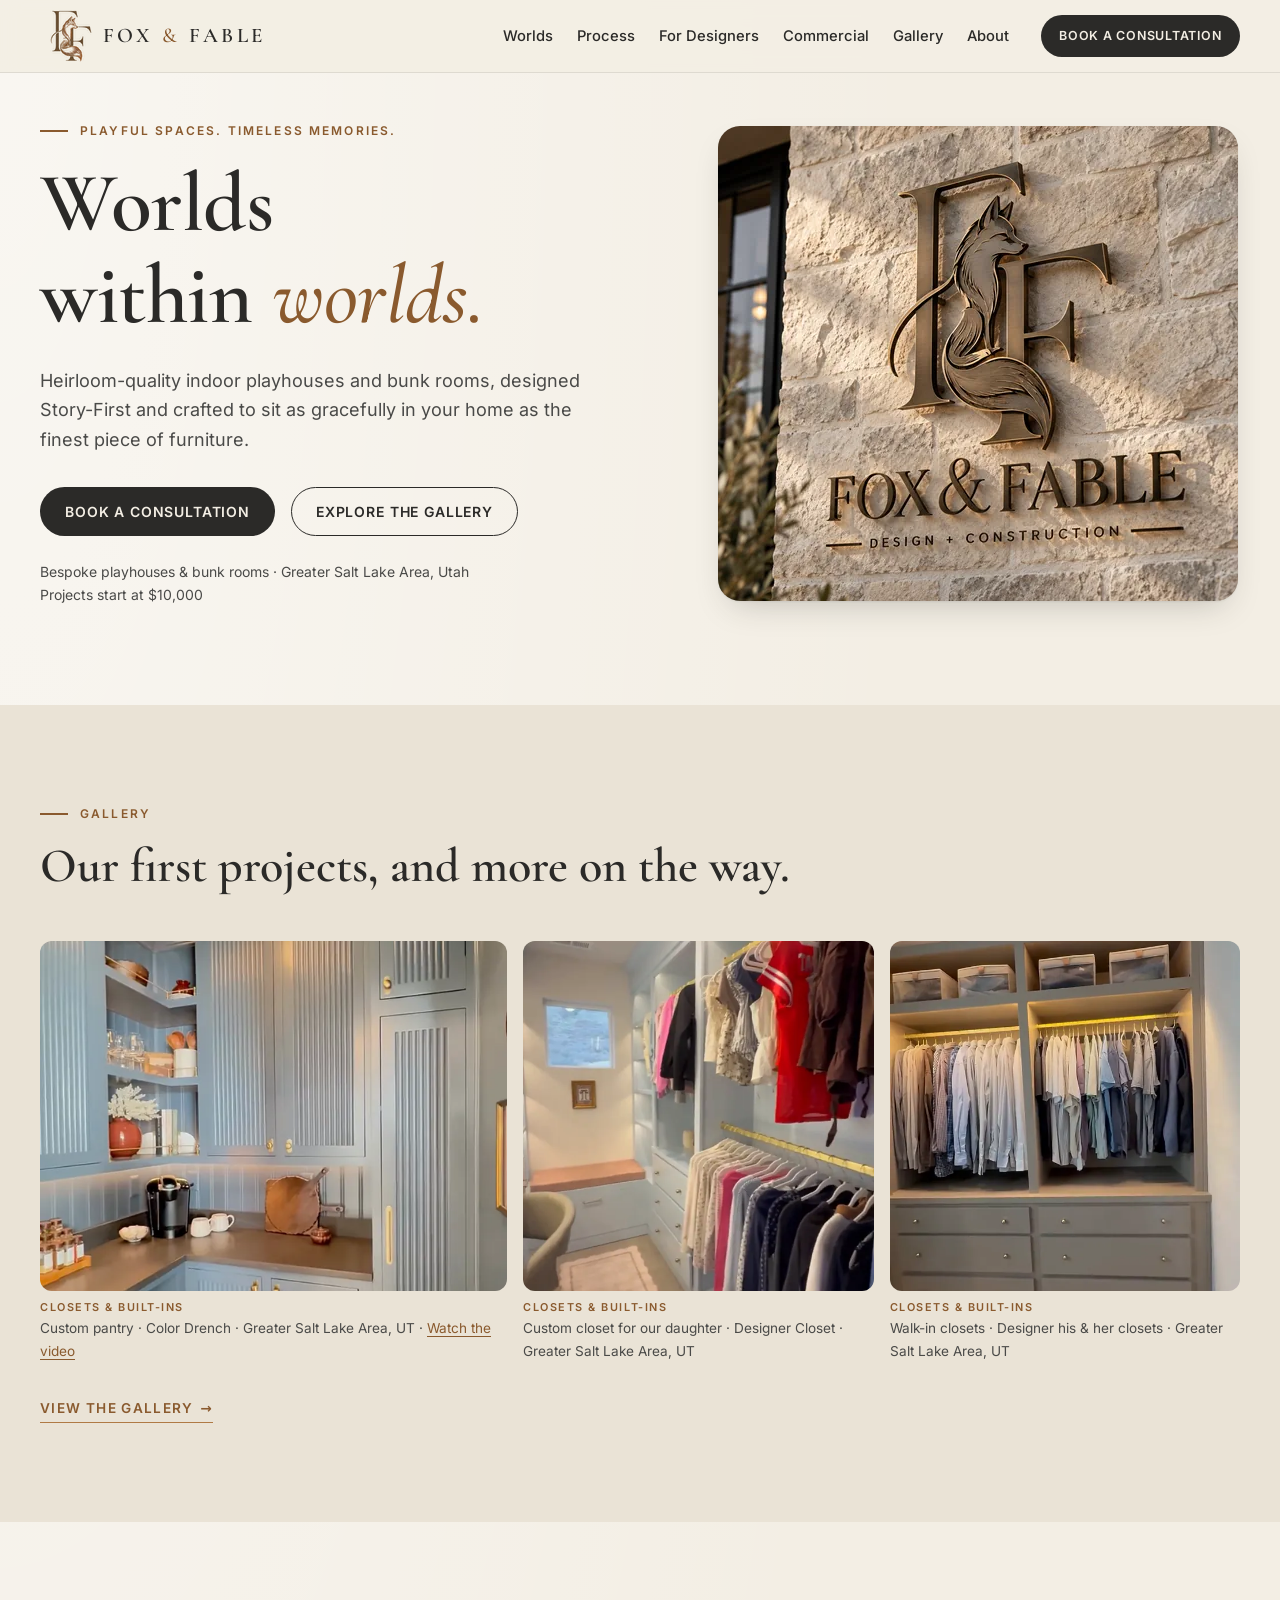
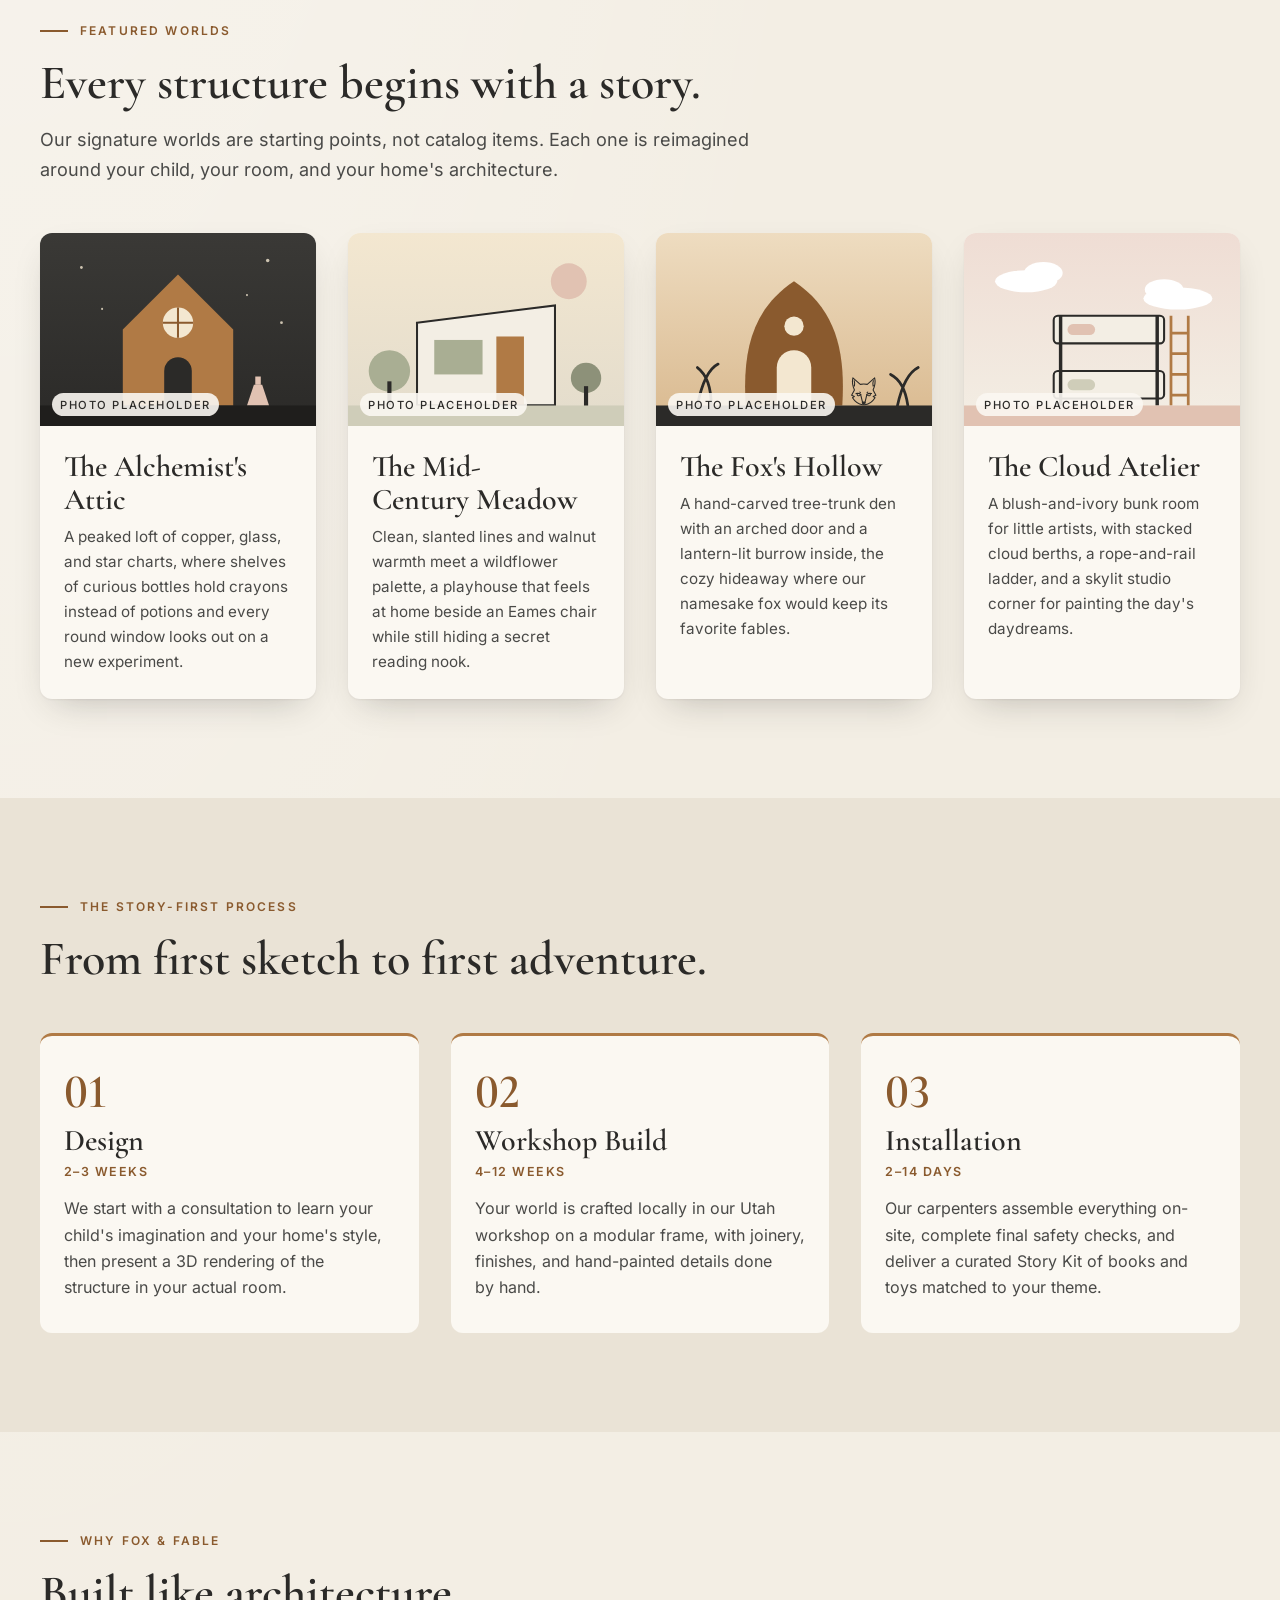
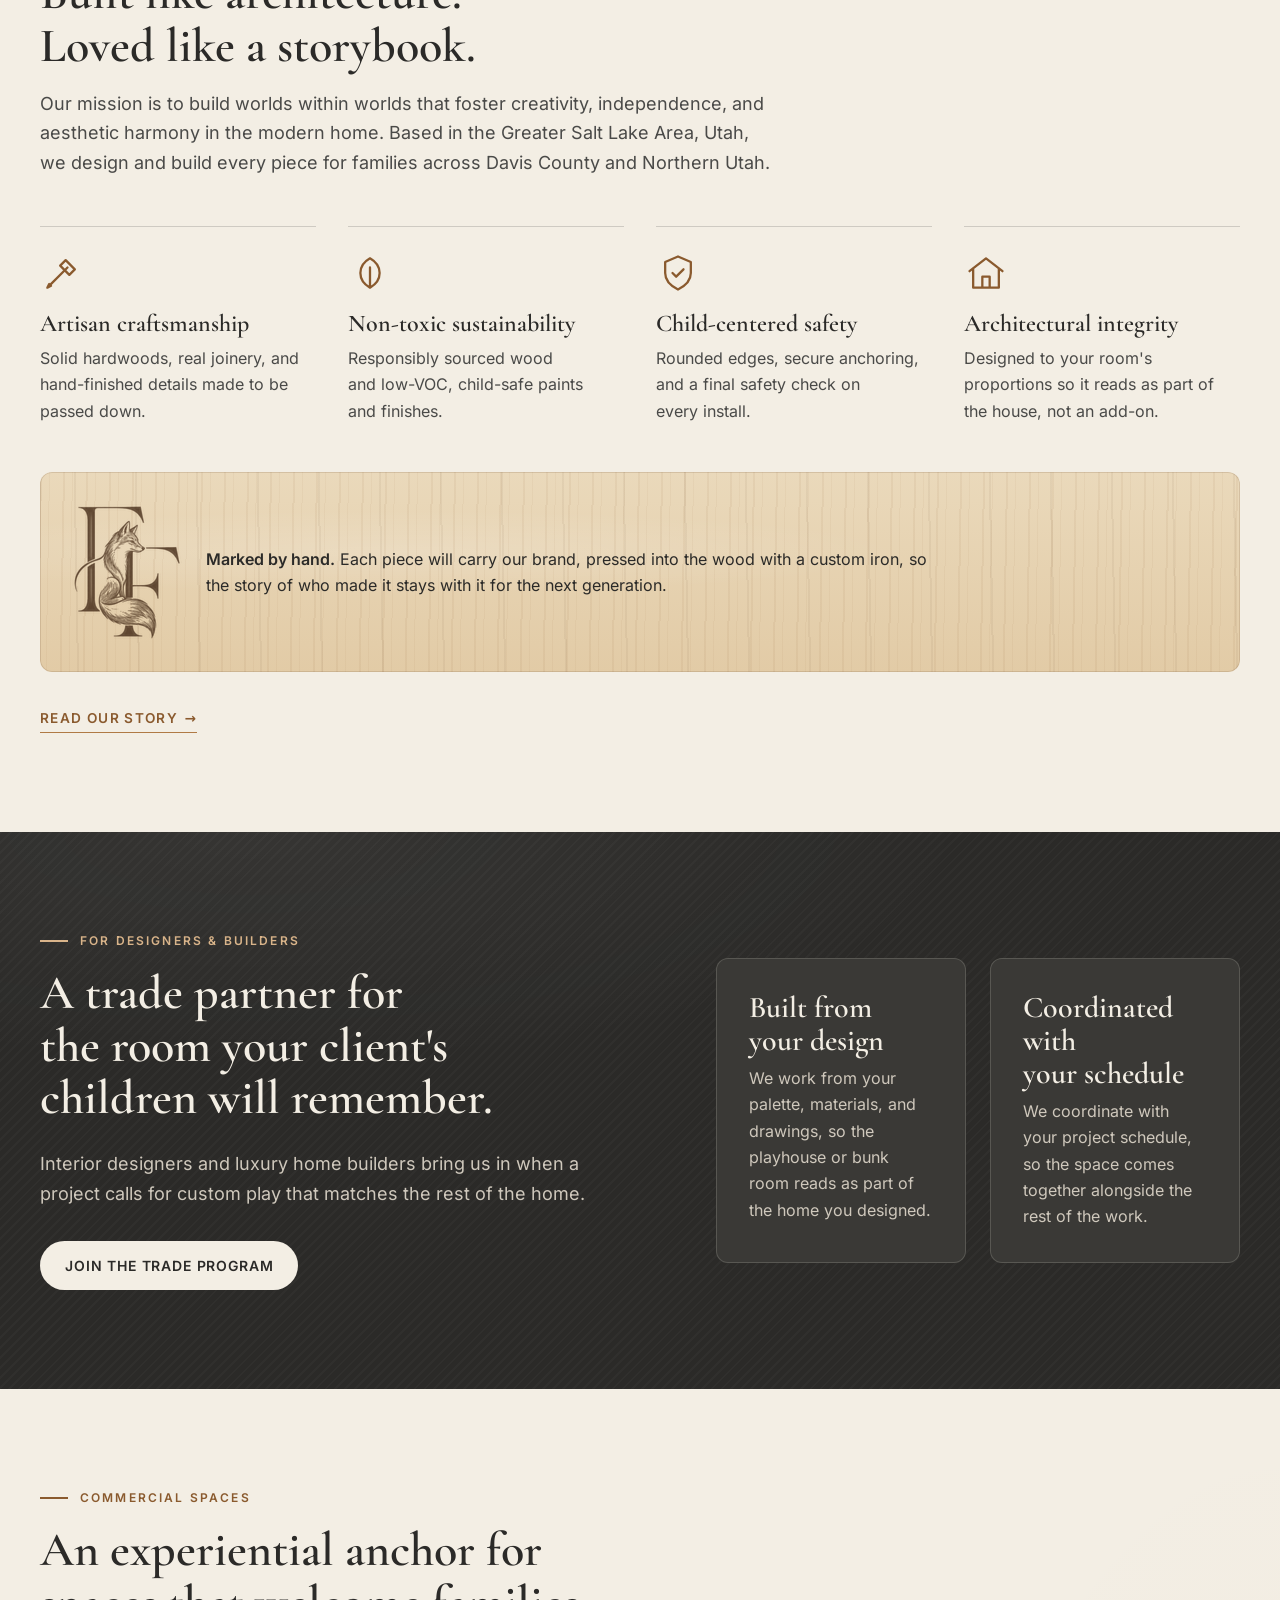
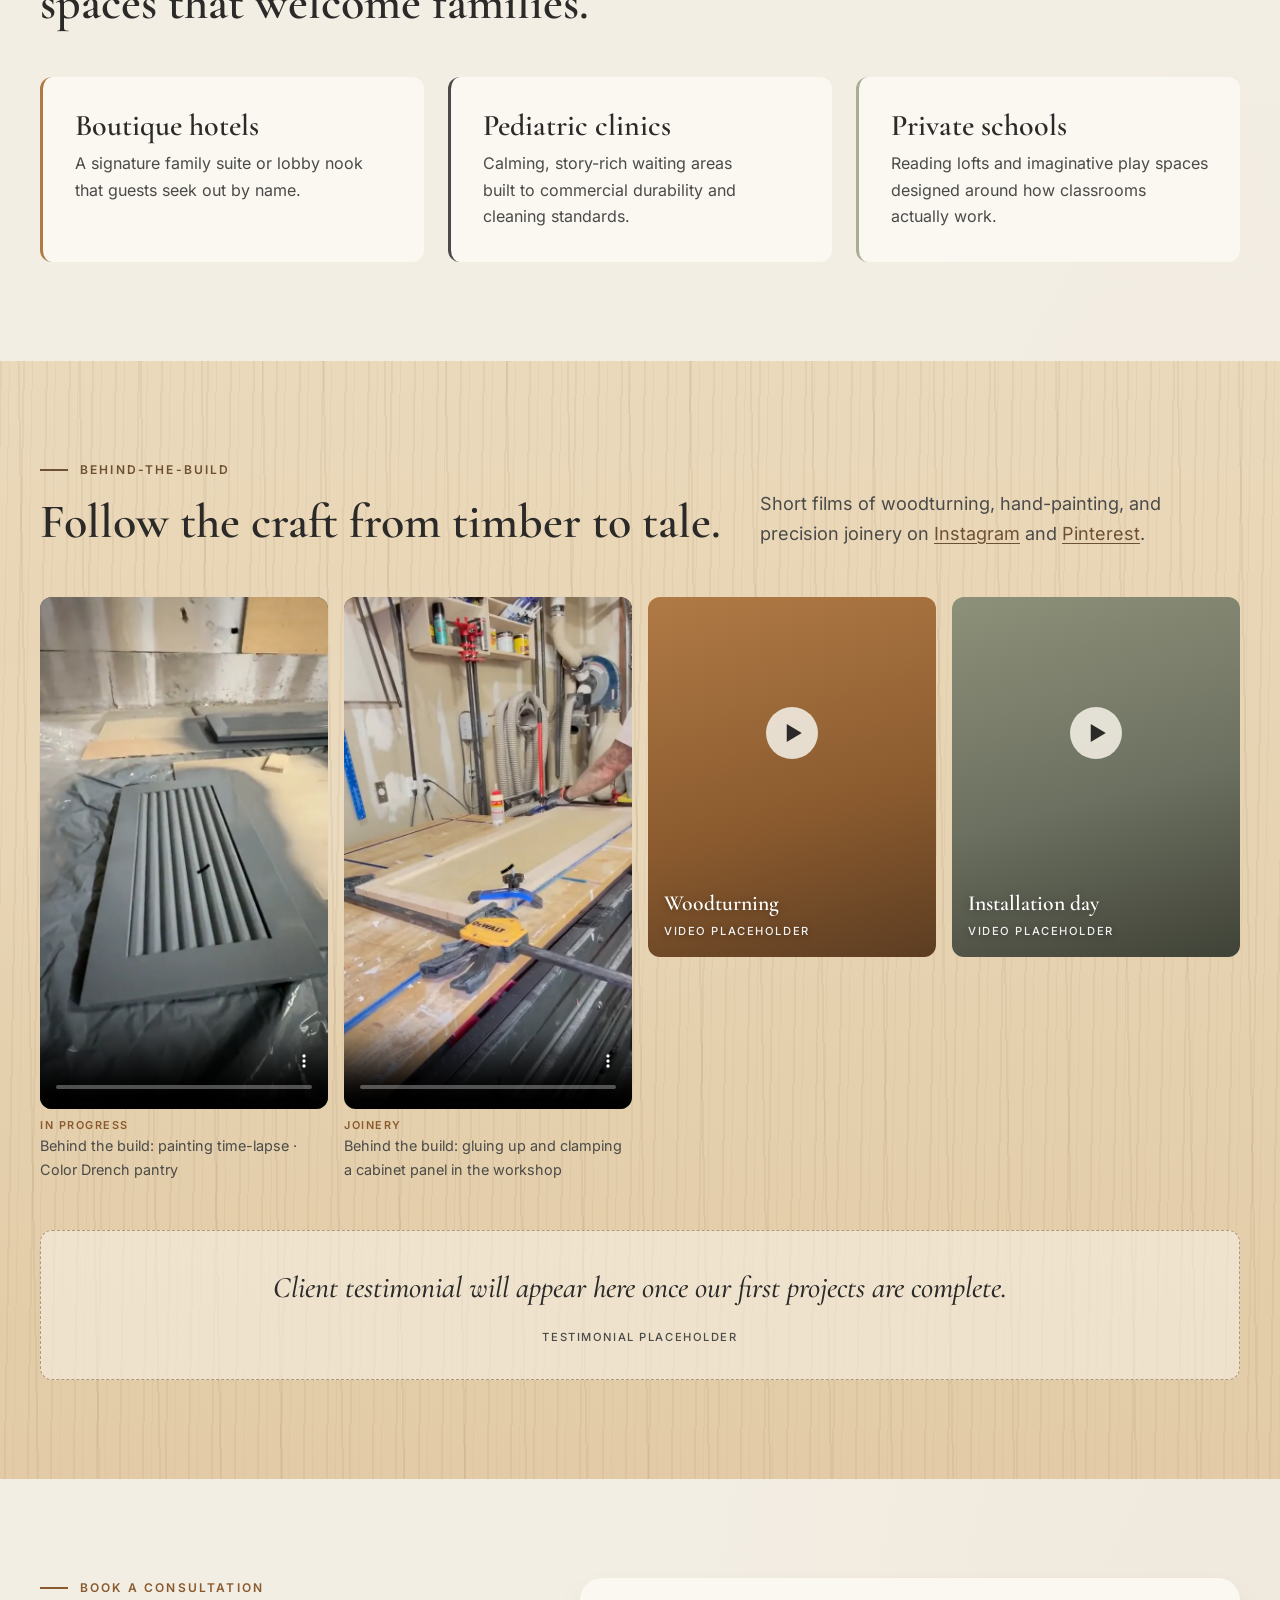
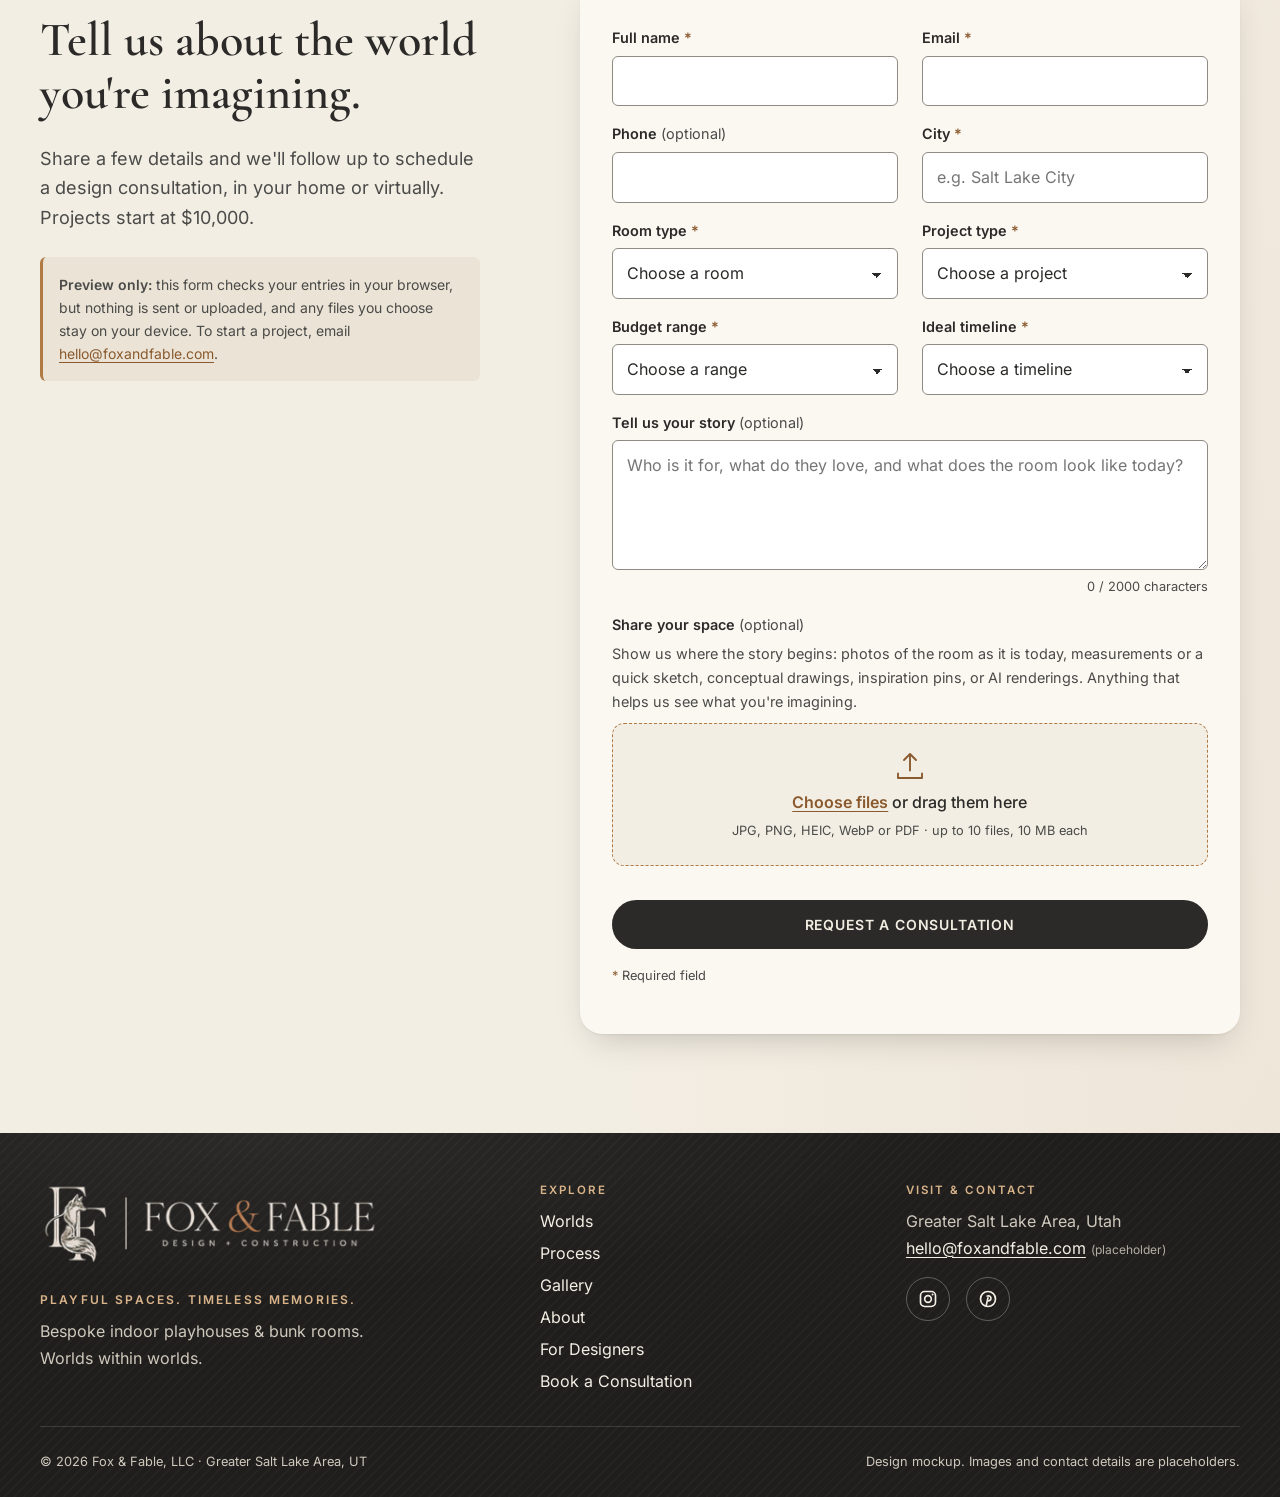
<file: index.html>
<!DOCTYPE html>
<html lang="en" class="no-js">
<head>
  <meta charset="utf-8">
  <meta name="viewport" content="width=device-width, initial-scale=1">
  <!-- Mock-up phase: keep out of search results. Remove at launch. -->
  <meta name="robots" content="noindex, nofollow">
  <!-- Security: strict CSP. Everything (scripts, styles, fonts, images) is self-hosted.
       frame-ancestors cannot be set via <meta>; it is sent as an HTTP header in _headers. -->
  <meta http-equiv="Content-Security-Policy" content="default-src 'self'; script-src 'self'; style-src 'self'; font-src 'self'; img-src 'self' data:; media-src 'self'; connect-src 'self'; form-action 'none'; base-uri 'self'; object-src 'none'; manifest-src 'self'; upgrade-insecure-requests">
  <meta name="referrer" content="strict-origin-when-cross-origin">
  <title>Fox &amp; Fable | Playhouses &amp; Bunk Rooms, Greater Salt Lake Area</title>
  <meta name="description" content="Fox &amp; Fable designs and builds heirloom-quality indoor playhouses and bunk rooms in the Greater Salt Lake Area, Utah. Story-First design for families, interior designers, and commercial spaces.">
  <meta name="theme-color" content="#2B2A28">
  <link rel="canonical" href="https://www.foxandfable.com/">

  <!-- Open Graph / social preview (domain is a placeholder) -->
  <meta property="og:type" content="website">
  <meta property="og:site_name" content="Fox &amp; Fable">
  <meta property="og:title" content="Fox &amp; Fable | Playful Spaces. Timeless Memories.">
  <meta property="og:description" content="Bespoke, heirloom-quality indoor playhouses and bunk rooms, designed Story-First and crafted in the Greater Salt Lake Area, Utah.">
  <meta property="og:url" content="https://www.foxandfable.com/">
  <meta property="og:image" content="https://www.foxandfable.com/assets/og-image.png">
  <meta property="og:image:width" content="1200">
  <meta property="og:image:height" content="630">
  <meta property="og:image:alt" content="Fox &amp; Fable Design + Construction logo: an FF monogram with an engraved fox seated in front of it, above the name.">
  <meta name="twitter:card" content="summary_large_image">
  <meta name="twitter:image" content="https://www.foxandfable.com/assets/og-image.png">
  <meta name="twitter:image:alt" content="Fox &amp; Fable Design + Construction logo: an FF monogram with an engraved fox seated in front of it, above the name.">

  <link rel="icon" href="assets/favicon.ico" sizes="16x16 32x32 48x48">
  <link rel="icon" href="assets/favicon-32.png" type="image/png" sizes="32x32">
  <link rel="apple-touch-icon" href="assets/apple-touch-icon.png">
  <link rel="manifest" href="site.webmanifest">

  <link rel="preload" href="assets/fonts/cormorant-garamond-latin.woff2" as="font" type="font/woff2" crossorigin>
  <link rel="preload" href="assets/fonts/inter-latin.woff2" as="font" type="font/woff2" crossorigin>
  <link rel="stylesheet" href="css/styles.css?v=13">
  <!-- Loaded (not deferred) so it can swap .no-js → .js before first paint; DOM work waits for DOMContentLoaded. -->
  <script src="js/main.js?v=13"></script>
</head>
<body>
  <a class="skip-link" href="#main">Skip to main content</a>

  <!-- ===================== Header / Navigation (shared across pages) ===================== -->
  <header class="site-header">
    <div class="container header-inner">
      <a class="brand" href="#top" aria-label="Fox &amp; Fable home">
        <picture><source type="image/webp" srcset="assets/logo/monogram-52.webp 1x, assets/logo/monogram-104.webp 2x, assets/logo/monogram-156.webp 3x"><img class="brand-mark" src="assets/logo/monogram-52.png" srcset="assets/logo/monogram-52.png 1x, assets/logo/monogram-104.png 2x, assets/logo/monogram-156.png 3x" width="42" height="52" alt=""></picture>
        <span class="brand-word">Fox <span class="brand-amp">&amp;</span> Fable</span>
      </a>

      <button class="nav-toggle" type="button" aria-expanded="false" aria-controls="primary-nav">
        <span class="nav-toggle-bars" aria-hidden="true"></span>
        <span class="visually-hidden">Menu</span>
      </button>

      <nav id="primary-nav" class="primary-nav" aria-label="Primary">
        <ul>
          <li><a href="#worlds">Worlds</a></li>
          <li><a href="#process">Process</a></li>
          <li><a href="#designers">For Designers</a></li>
          <li><a href="#commercial">Commercial</a></li>
          <li><a href="gallery.html">Gallery</a></li>
          <li><a href="about.html">About</a></li>
          <li class="nav-cta-item"><a class="btn btn-primary btn-sm" href="#consult">Book a Consultation</a></li>
        </ul>
      </nav>
    </div>
  </header>

  <main id="main" tabindex="-1">

    <!-- ===================== Hero ===================== -->
    <section id="top" class="hero" aria-labelledby="hero-title">
      <div class="container hero-grid">
        <div class="hero-copy">
          <p class="eyebrow">Playful Spaces. Timeless Memories.</p>
          <h1 id="hero-title">Worlds within <em>worlds.</em></h1>
          <p class="lede">Heirloom-quality indoor playhouses and bunk rooms, designed Story-First and crafted to sit as gracefully in your home as the finest piece of furniture.</p>
          <div class="hero-actions">
            <a class="btn btn-primary" href="#consult">Book a Consultation</a>
            <a class="btn btn-ghost" href="gallery.html">Explore the Gallery</a>
          </div>
          <p class="hero-note">Bespoke playhouses &amp; bunk rooms · Greater Salt&nbsp;Lake Area,&nbsp;Utah<br>Projects start at $10,000</p>
        </div>

        <div class="hero-art">
          <picture>
            <source type="image/webp" srcset="assets/images/hero/brand-sign-520.webp 520w, assets/images/hero/brand-sign-800.webp 800w, assets/images/hero/brand-sign-1040.webp 1040w, assets/images/hero/brand-sign-1312.webp 1312w" sizes="(min-width: 960px) 520px, calc(100vw - 3rem)">
            <img class="hero-sign" src="assets/images/hero/brand-sign-800.jpg" srcset="assets/images/hero/brand-sign-520.jpg 520w, assets/images/hero/brand-sign-800.jpg 800w, assets/images/hero/brand-sign-1040.jpg 1040w, assets/images/hero/brand-sign-1312.jpg 1312w" sizes="(min-width: 960px) 520px, calc(100vw - 3rem)"
                 width="1312" height="1199" fetchpriority="high" decoding="async"
                 alt="Rendering of the Fox &amp; Fable sign: the FF monogram with a seated fox and the words FOX &amp; FABLE, Design + Construction, as dimensional bronze letters on a limestone wall in warm golden-hour light">
          </picture>
        </div>
      </div>
    </section>

    <!-- ===================== Gallery teaser ===================== -->
    <section class="section teaser" aria-labelledby="teaser-title">
      <div class="container">
        <header class="section-head section-head-row">
          <div>
            <p class="eyebrow">Gallery</p>
            <h2 id="teaser-title">Our first projects, and more on the way.</h2>
          </div>
        </header>
        <div class="teaser-grid">
          <figure class="photo ratio-landscape">
            <a href="gallery.html" class="teaser-link">
              <picture>
                <source srcset="assets/images/gallery/pantry-poster.webp" type="image/webp">
                <img src="assets/images/gallery/pantry-poster.jpg" width="608" height="1080" loading="lazy" decoding="async" alt="Color Drench custom pantry: fluted blue-gray cabinets, open shelves, and brass hardware">
              </picture>
            </a>
            <figcaption><span class="gallery-cat">Closets &amp; Built-ins</span> Custom pantry · Color Drench · Greater Salt&nbsp;Lake Area,&nbsp;UT · <a href="gallery.html">Watch the video</a></figcaption>
          </figure>
          <figure class="photo ratio-square">
            <a href="gallery.html" class="teaser-link">
              <picture>
                <source srcset="assets/images/gallery/daughter-closet-poster.webp" type="image/webp">
                <img src="assets/images/gallery/daughter-closet-poster.jpg" width="608" height="1080" loading="lazy" decoding="async" alt="Custom closet in soft blue with lit hanging rods, a window bench, and a vanity chair">
              </picture>
            </a>
            <figcaption><span class="gallery-cat">Closets &amp; Built-ins</span> Custom closet for our daughter · Designer Closet · Greater Salt&nbsp;Lake Area,&nbsp;UT</figcaption>
          </figure>
          <figure class="photo ratio-square">
            <a href="gallery.html" class="teaser-link">
              <picture>
                <source srcset="assets/images/gallery/his-her-closets-poster.webp" type="image/webp">
                <img src="assets/images/gallery/his-her-closets-poster.jpg" width="608" height="1080" loading="lazy" decoding="async" alt="His and her walk-in closet with lit shelving, hanging rods, and a wall of drawers">
              </picture>
            </a>
            <figcaption><span class="gallery-cat">Closets &amp; Built-ins</span> Walk-in closets · Designer his &amp; her closets · Greater Salt&nbsp;Lake Area,&nbsp;UT</figcaption>
          </figure>
        </div>
        <p class="teaser-more"><a class="text-link" href="gallery.html">View the gallery <span aria-hidden="true">→</span></a></p>
      </div>
    </section>

    <!-- ===================== Featured Worlds ===================== -->
    <section id="worlds" class="section worlds" aria-labelledby="worlds-title">
      <div class="container">
        <header class="section-head">
          <p class="eyebrow">Featured Worlds</p>
          <h2 id="worlds-title">Every structure begins with a story.</h2>
          <p>Our signature worlds are starting points, not catalog items. Each one is reimagined around your child, your room, and your home's architecture.</p>
        </header>

        <ul class="world-grid list-reset">
          <li class="world-card">
            <figure class="world-art">
              <svg viewBox="0 0 400 280" aria-hidden="true" focusable="false">
                <defs><linearGradient id="g-attic" x1="0" y1="0" x2="0" y2="1"><stop offset="0" stop-color="#3A3936"/><stop offset="1" stop-color="#2B2A28"/></linearGradient></defs>
                <rect width="400" height="280" fill="url(#g-attic)"/>
                <g fill="#F3E7D0" opacity=".8"><circle cx="60" cy="50" r="2"/><circle cx="330" cy="40" r="2.5"/><circle cx="300" cy="90" r="1.5"/><circle cx="90" cy="110" r="1.5"/><circle cx="350" cy="130" r="2"/></g>
                <path d="M120 250 V140 L200 60 L280 140 V250 Z" fill="#B07A45"/>
                <circle cx="200" cy="130" r="22" fill="#F3E7D0"/><path d="M200 108 V152 M178 130 H222" stroke="#8A5A2E" stroke-width="3"/>
                <path d="M180 250 V200 a20 20 0 0 1 40 0 V250 Z" fill="#2B2A28"/>
                <path d="M300 250 l10 -30 h12 l10 30 z" fill="#E1C2B2"/><rect x="312" y="208" width="8" height="12" fill="#E1C2B2"/>
                <rect x="0" y="250" width="400" height="30" fill="#1F1E1C"/>
              </svg>
              <figcaption class="placeholder-tag">Photo placeholder</figcaption>
            </figure>
            <div class="world-body">
              <h3>The Alchemist's Attic</h3>
              <p>A peaked loft of copper, glass, and star charts, where shelves of curious bottles hold crayons instead of potions and every round window looks out on a new experiment.</p>
            </div>
          </li>

          <li class="world-card">
            <figure class="world-art">
              <svg viewBox="0 0 400 280" aria-hidden="true" focusable="false">
                <defs><linearGradient id="g-meadow" x1="0" y1="0" x2="0" y2="1"><stop offset="0" stop-color="#F3E7D0"/><stop offset="1" stop-color="#E3DCCC"/></linearGradient></defs>
                <rect width="400" height="280" fill="url(#g-meadow)"/>
                <circle cx="320" cy="70" r="26" fill="#E1C2B2"/>
                <path d="M100 130 L300 105 V250 H100 Z" fill="#F3EEE4" stroke="#2B2A28" stroke-width="3"/>
                <rect x="125" y="155" width="70" height="50" fill="#A9AE93"/><rect x="215" y="150" width="40" height="100" fill="#B07A45"/>
                <path d="M100 250 h200" stroke="#2B2A28" stroke-width="3"/>
                <circle cx="60" cy="200" r="30" fill="#A9AE93"/><rect x="57" y="215" width="6" height="40" fill="#2B2A28"/>
                <circle cx="345" cy="210" r="22" fill="#8D9179"/><rect x="342" y="222" width="6" height="32" fill="#2B2A28"/>
                <rect x="0" y="250" width="400" height="30" fill="#CFCDB9"/>
              </svg>
              <figcaption class="placeholder-tag">Photo placeholder</figcaption>
            </figure>
            <div class="world-body">
              <h3>The Mid-Century Meadow</h3>
              <p>Clean, slanted lines and walnut warmth meet a wildflower palette, a playhouse that feels at home beside an Eames chair while still hiding a secret reading nook.</p>
            </div>
          </li>

          <li class="world-card">
            <figure class="world-art">
              <svg viewBox="0 0 400 280" aria-hidden="true" focusable="false">
                <defs><linearGradient id="g-hollow" x1="0" y1="0" x2="0" y2="1"><stop offset="0" stop-color="#EEDCC0"/><stop offset="1" stop-color="#D9B98F"/></linearGradient></defs>
                <rect width="400" height="280" fill="url(#g-hollow)"/>
                <path d="M130 250 C125 170 140 110 200 70 C260 110 275 170 270 250 Z" fill="#8A5A2E"/>
                <path d="M175 250 V195 a25 25 0 0 1 50 0 V250 Z" fill="#F3E7D0"/>
                <circle cx="200" cy="135" r="14" fill="#F3E7D0"/>
                <path d="M60 250 q10 -50 30 -60 M80 250 q0 -40 -20 -55 M350 250 q10 -45 30 -55 M365 250 q-5 -35 -25 -45" stroke="#2B2A28" stroke-width="4" fill="none" stroke-linecap="round"/>
                <g transform="translate(280 208) scale(.066)" color="#2B2A28"><g transform="translate(-21.33 -21.33) scale(1.0667)"><g fill="none" stroke="currentColor" stroke-width="22" stroke-linejoin="round" stroke-linecap="round"> <path d="M96 46Q68 160 128 296L70 404L128 430L88 456C136 532 230 592 296 600Q320 606 344 600C410 592 504 532 552 456L512 430L570 404L512 296Q572 160 544 46L392 182Q320 168 248 182Z"/> <path d="M122 105Q142 160 128 216L119 212M518 105Q498 160 512 216L521 212"/> <path d="M160 372Q212 354 262 390Q232 426 194 410Q178 398 186 380M480 372Q428 354 378 390Q408 426 446 410Q462 398 454 380"/> <path d="M238 341L251 348M402 341L389 348"/> <path d="M258 404C272 452 280 500 294 544M382 404C368 452 360 500 346 544"/> <path d="M290 552Q320 540 350 552Q348 584 320 592Q292 584 290 552Z" fill="currentColor"/> <circle cx="226" cy="392" r="7" fill="currentColor" stroke="none"/> <circle cx="414" cy="392" r="7" fill="currentColor" stroke="none"/> </g></g></g><!-- small fox illustration (was the old nav mark) -->
                <rect x="0" y="250" width="400" height="30" fill="#2B2A28"/>
              </svg>
              <figcaption class="placeholder-tag">Photo placeholder</figcaption>
            </figure>
            <div class="world-body">
              <h3>The Fox's Hollow</h3>
              <p>A hand-carved tree-trunk den with an arched door and a lantern-lit burrow inside, the cozy hideaway where our namesake fox would keep its favorite fables.</p>
            </div>
          </li>

          <li class="world-card">
            <figure class="world-art">
              <svg viewBox="0 0 400 280" aria-hidden="true" focusable="false">
                <defs><linearGradient id="g-cloud" x1="0" y1="0" x2="0" y2="1"><stop offset="0" stop-color="#EFDDD4"/><stop offset="1" stop-color="#F3EEE4"/></linearGradient></defs>
                <rect width="400" height="280" fill="url(#g-cloud)"/>
                <g fill="#FFFFFF"><ellipse cx="90" cy="70" rx="45" ry="16"/><ellipse cx="115" cy="58" rx="28" ry="16"/><ellipse cx="310" cy="95" rx="50" ry="16"/><ellipse cx="290" cy="82" rx="28" ry="15"/></g>
                <rect x="130" y="120" width="160" height="40" rx="6" fill="#F3EEE4" stroke="#2B2A28" stroke-width="3"/>
                <rect x="130" y="200" width="160" height="40" rx="6" fill="#F3EEE4" stroke="#2B2A28" stroke-width="3"/>
                <path d="M140 120 V250 M280 120 V250" stroke="#2B2A28" stroke-width="5"/>
                <path d="M300 120 V250 M325 120 V250 M300 145 h25 M300 175 h25 M300 205 h25 M300 235 h25" stroke="#B07A45" stroke-width="4"/>
                <rect x="150" y="132" width="40" height="16" rx="8" fill="#E1C2B2"/><rect x="150" y="212" width="40" height="16" rx="8" fill="#CFCDB9"/>
                <rect x="0" y="250" width="400" height="30" fill="#E1C2B2"/>
              </svg>
              <figcaption class="placeholder-tag">Photo placeholder</figcaption>
            </figure>
            <div class="world-body">
              <h3>The Cloud Atelier</h3>
              <p>A blush-and-ivory bunk room for little artists, with stacked cloud berths, a rope-and-rail ladder, and a skylit studio corner for painting the day's daydreams.</p>
            </div>
          </li>
        </ul>
      </div>
    </section>

    <!-- ===================== Process ===================== -->
    <section id="process" class="section process" aria-labelledby="process-title">
      <div class="container">
        <header class="section-head">
          <p class="eyebrow">The Story-First Process</p>
          <h2 id="process-title">From first sketch to first adventure.</h2>
        </header>

        <ol class="timeline">
          <li class="step">
            <span class="step-num" aria-hidden="true">01</span>
            <h3>Design <span class="step-time">2–3 weeks</span></h3>
            <p>We start with a consultation to learn your child's imagination and your home's style, then present a 3D rendering of the structure in your actual room.</p>
          </li>
          <li class="step">
            <span class="step-num" aria-hidden="true">02</span>
            <h3>Workshop Build <span class="step-time">4–12 weeks</span></h3>
            <p>Your world is crafted locally in our Utah workshop on a modular frame, with joinery, finishes, and hand-painted details done by hand.</p>
          </li>
          <li class="step">
            <span class="step-num" aria-hidden="true">03</span>
            <h3>Installation <span class="step-time">2–14 days</span></h3>
            <p>Our carpenters assemble everything on-site, complete final safety checks, and deliver a curated Story Kit of books and toys matched to your theme.</p>
          </li>
        </ol>
      </div>
    </section>

    <!-- ===================== Why / Values ===================== -->
    <section id="values" class="section values" aria-labelledby="values-title">
      <div class="container">
        <header class="section-head">
          <p class="eyebrow">Why Fox &amp; Fable</p>
          <h2 id="values-title">Built like architecture. Loved like a storybook.</h2>
          <p>Our mission is to build worlds within worlds that foster creativity, independence, and aesthetic harmony in the modern home. Based in the Greater Salt&nbsp;Lake Area,&nbsp;Utah, we design and build every piece for families across Davis County and Northern Utah.</p>
        </header>

        <ul class="value-grid list-reset">
          <li class="value">
            <svg class="value-icon" viewBox="0 0 48 48" aria-hidden="true" focusable="false"><path d="M10 38 L30 18 M28 10 l10 10 -6 6 -10 -10 z M8 40 l4 -2 -2 -2 z" fill="none" stroke="currentColor" stroke-width="2.5" stroke-linejoin="round" stroke-linecap="round"/></svg>
            <h3>Artisan craftsmanship</h3>
            <p>Solid hardwoods, real joinery, and hand-finished details made to be passed down.</p>
          </li>
          <li class="value">
            <svg class="value-icon" viewBox="0 0 48 48" aria-hidden="true" focusable="false"><path d="M24 40 C10 32 10 16 24 8 C38 16 38 32 24 40 Z M24 40 V18" fill="none" stroke="currentColor" stroke-width="2.5" stroke-linejoin="round" stroke-linecap="round"/></svg>
            <h3>Non-toxic sustainability</h3>
            <p>Responsibly sourced wood and low-VOC, child-safe paints and finishes.</p>
          </li>
          <li class="value">
            <svg class="value-icon" viewBox="0 0 48 48" aria-hidden="true" focusable="false"><path d="M24 6 L38 12 V24 C38 32 32 38 24 42 C16 38 10 32 10 24 V12 Z M18 24 l4 4 8 -8" fill="none" stroke="currentColor" stroke-width="2.5" stroke-linejoin="round" stroke-linecap="round"/></svg>
            <h3>Child-centered safety</h3>
            <p>Rounded edges, secure anchoring, and a final safety check on every install.</p>
          </li>
          <li class="value">
            <svg class="value-icon" viewBox="0 0 48 48" aria-hidden="true" focusable="false"><path d="M6 22 L24 8 L42 22 M10 20 V40 H38 V20 M20 40 V28 H28 V40" fill="none" stroke="currentColor" stroke-width="2.5" stroke-linejoin="round" stroke-linecap="round"/></svg>
            <h3>Architectural integrity</h3>
            <p>Designed to your room's proportions so it reads as part of the house, not an add-on.</p>
          </li>
        </ul>

        <div class="brand-stamp">
          <picture><source type="image/webp" srcset="assets/logo/monogram-burn-110.webp 110w, assets/logo/monogram-burn-220.webp 220w" sizes="110px"><img class="brand-stamp-mark" src="assets/logo/monogram-burn-110.png" srcset="assets/logo/monogram-burn-110.png 110w, assets/logo/monogram-burn-220.png 220w" sizes="110px" width="110" height="136" alt=""></picture>
          <p><strong>Marked by hand.</strong> Each piece will carry our brand, pressed into the wood with a custom iron, so the story of who made it stays with it for the next generation.</p>
        </div>
        <p class="values-more"><a class="text-link" href="about.html">Read our story <span aria-hidden="true">→</span></a></p>
      </div>
    </section>

    <!-- ===================== For Designers ===================== -->
    <section id="designers" class="section designers" aria-labelledby="designers-title">
      <div class="container split">
        <div>
          <p class="eyebrow eyebrow-light">For Designers &amp; Builders</p>
          <h2 id="designers-title">A trade partner for the room your client's children will remember.</h2>
          <p>Interior designers and luxury home builders bring us in when a project calls for custom play that matches the rest of the home.</p>
          <a class="btn btn-light" href="#consult">Join the Trade Program</a>
        </div>
        <ul class="trade-cards list-reset">
          <li class="trade-card">
            <h3>Built from your design</h3>
            <p>We work from your palette, materials, and drawings, so the playhouse or bunk room reads as part of the home you designed.</p>
          </li>
          <li class="trade-card">
            <h3>Coordinated with your schedule</h3>
            <p>We coordinate with your project schedule, so the space comes together alongside the rest of the work.</p>
          </li>
        </ul>
      </div>
    </section>

    <!-- ===================== Commercial ===================== -->
    <section id="commercial" class="section commercial" aria-labelledby="commercial-title">
      <div class="container">
        <header class="section-head">
          <p class="eyebrow">Commercial Spaces</p>
          <h2 id="commercial-title">An experiential anchor for spaces that welcome families.</h2>
        </header>
        <ul class="commercial-grid list-reset">
          <li class="commercial-card">
            <h3>Boutique hotels</h3>
            <p>A signature family suite or lobby nook that guests seek out by name.</p>
          </li>
          <li class="commercial-card">
            <h3>Pediatric clinics</h3>
            <p>Calming, story-rich waiting areas built to commercial durability and cleaning standards.</p>
          </li>
          <li class="commercial-card">
            <h3>Private schools</h3>
            <p>Reading lofts and imaginative play spaces designed around how classrooms actually work.</p>
          </li>
        </ul>
      </div>
    </section>

    <!-- ===================== Behind the Build ===================== -->
    <section class="section build" aria-labelledby="build-title">
      <div class="container">
        <header class="section-head section-head-row">
          <div>
            <p class="eyebrow">Behind-the-Build</p>
            <h2 id="build-title">Follow the craft from timber to tale.</h2>
          </div>
          <p class="build-links">Short films of woodturning, hand-painting, and precision joinery on <a href="https://www.instagram.com/foxandfable.design/" target="_blank" rel="noopener noreferrer" aria-label="Instagram (opens in a new tab)">Instagram</a> and <a href="#" rel="noopener noreferrer" aria-label="Pinterest (placeholder link)">Pinterest</a>.</p>
        </header>
        <ul class="build-strip list-reset">
          <li class="build-video">
            <figure>
              <video class="build-video-el" controls preload="none" playsinline width="608" height="1080"
                     poster="assets/images/gallery/painting-timelapse-poster.webp"
                     aria-label="Video: time-lapse of spray-painting the fluted cabinet doors for the Color Drench pantry (no audio)">
                <source src="assets/video/painting-timelapse.webm" type="video/webm">
                <source src="assets/video/painting-timelapse.mp4" type="video/mp4">
                <p>Your browser doesn't support embedded video. <a href="assets/video/painting-timelapse.mp4">Download the painting time-lapse (MP4)</a>.</p>
              </video>
              <figcaption><span class="gallery-cat">In progress</span> Behind the build: painting time-lapse · Color Drench pantry</figcaption>
            </figure>
          </li>
          <li class="build-video">
            <figure>
              <video class="build-video-el" controls preload="none" playsinline width="608" height="1080"
                     poster="assets/images/gallery/workshop-panel-glue-up-poster.webp"
                     aria-label="Video: gluing up and clamping a cabinet panel in the Fox &amp; Fable workshop">
                <source src="assets/video/workshop-panel-glue-up.webm" type="video/webm">
                <source src="assets/video/workshop-panel-glue-up.mp4" type="video/mp4">
                <p>Your browser doesn't support embedded video. <a href="assets/video/workshop-panel-glue-up.mp4">Download the workshop video (MP4)</a>.</p>
              </video>
              <figcaption><span class="gallery-cat">Joinery</span> Behind the build: gluing up and clamping a cabinet panel in the workshop</figcaption>
            </figure>
          </li>
          <li class="build-tile tile-a"><span class="tile-label">Woodturning</span><span class="placeholder-tag">Video placeholder</span></li>
          <li class="build-tile tile-d"><span class="tile-label">Installation day</span><span class="placeholder-tag">Video placeholder</span></li>
        </ul>

        <figure class="testimonial-slot">
          <blockquote><p>Client testimonial will appear here once our first projects are complete.</p></blockquote>
          <figcaption class="placeholder-tag">Testimonial placeholder</figcaption>
        </figure>
      </div>
    </section>

    <!-- ===================== Consultation Form ===================== -->
    <section id="consult" class="section consult" aria-labelledby="consult-title">
      <div class="container split split-form">
        <div class="consult-intro">
          <p class="eyebrow">Book a Consultation</p>
          <h2 id="consult-title">Tell us about the world you're imagining.</h2>
          <p>Share a few details and we'll follow up to schedule a design consultation, in your home or virtually. Projects start at $10,000.</p>
          <p class="mockup-note" role="note"><strong>Preview only:</strong> this form checks your entries in your browser, but nothing is sent or uploaded, and any files you choose stay on your device. To start a project, email <a href="mailto:hello@foxandfable.com">hello@foxandfable.com</a>.</p>
        </div>

        <!-- Mock-up only: no action/method, the CSP sets form-action 'none', and main.js blocks submit. Nothing is ever sent or uploaded. -->
        <form class="consult-form" id="consult-form" novalidate>
          <div class="form-status" id="form-status" role="status" aria-live="polite"></div>

          <div class="field-grid">
            <div class="field">
              <label for="name">Full name <span class="req" aria-hidden="true">*</span></label>
              <input id="name" name="name" type="text" maxlength="80" autocomplete="name" required aria-describedby="name-error">
              <p class="field-error" id="name-error"></p>
            </div>
            <div class="field">
              <label for="email">Email <span class="req" aria-hidden="true">*</span></label>
              <input id="email" name="email" type="email" maxlength="254" inputmode="email" autocomplete="email" required aria-describedby="email-error">
              <p class="field-error" id="email-error"></p>
            </div>
            <div class="field">
              <label for="phone">Phone <span class="optional">(optional)</span></label>
              <input id="phone" name="phone" type="tel" maxlength="20" pattern="[0-9+()\-. ]{7,20}" inputmode="tel" autocomplete="tel" aria-describedby="phone-error">
              <p class="field-error" id="phone-error"></p>
            </div>
            <div class="field">
              <label for="city">City <span class="req" aria-hidden="true">*</span></label>
              <input id="city" name="city" type="text" maxlength="60" autocomplete="address-level2" placeholder="e.g. Salt Lake City" required aria-describedby="city-error">
              <p class="field-error" id="city-error"></p>
            </div>
            <div class="field">
              <label for="room">Room type <span class="req" aria-hidden="true">*</span></label>
              <select id="room" name="room" required aria-describedby="room-error">
                <option value="">Choose a room</option>
                <option>Playroom</option>
                <option>Kids' bedroom or nursery</option>
                <option>Bunk room</option>
                <option>Bedroom (primary or guest)</option>
                <option>Closet or dressing room</option>
                <option>Pantry or kitchen</option>
                <option>Laundry room or mudroom</option>
                <option>Office, flex or gym room</option>
                <option>Living area or great room</option>
                <option>Basement or bonus room</option>
                <option>Commercial space</option>
                <option>Other</option>
              </select>
              <p class="field-error" id="room-error"></p>
            </div>
            <div class="field">
              <label for="project">Project type <span class="req" aria-hidden="true">*</span></label>
              <select id="project" name="project" required aria-describedby="project-error">
                <option value="">Choose a project</option>
                <option>Indoor playhouse</option>
                <option>Bunk room</option>
                <option>Reading nook or loft</option>
                <option>Other new custom build</option>
                <option>Built-ins or cabinetry</option>
                <option>Feature wall (stone, beams or paneling)</option>
                <option>Full room makeover</option>
                <option>Design + build, start to finish</option>
                <option>Install from a designer's plans</option>
                <option>Commercial installation</option>
                <option>Designer or builder trade project</option>
                <option>Other</option>
                <option>Not sure yet</option>
              </select>
              <p class="field-error" id="project-error"></p>
            </div>
            <div class="field">
              <label for="budget">Budget range <span class="req" aria-hidden="true">*</span></label>
              <select id="budget" name="budget" required aria-describedby="budget-error">
                <option value="">Choose a range</option>
                <option>$10,000–$20,000</option>
                <option>$20,000–$35,000</option>
                <option>$35,000+</option>
              </select>
              <p class="field-error" id="budget-error"></p>
            </div>
            <div class="field">
              <label for="timeline">Ideal timeline <span class="req" aria-hidden="true">*</span></label>
              <select id="timeline" name="timeline" required aria-describedby="timeline-error">
                <option value="">Choose a timeline</option>
                <option>As soon as possible</option>
                <option>In 2–3 months</option>
                <option>In 3–6 months</option>
                <option>Just exploring</option>
              </select>
              <p class="field-error" id="timeline-error"></p>
            </div>
            <div class="field field-full">
              <label for="message">Tell us your story <span class="optional">(optional)</span></label>
              <textarea id="message" name="message" rows="4" maxlength="2000" aria-describedby="message-count message-error" placeholder="Who is it for, what do they love, and what does the room look like today?"></textarea>
              <p class="field-error" id="message-error"></p>
              <p class="field-hint" id="message-count">0 / 2000 characters</p>
            </div>
            <div class="field field-full field-upload">
              <label for="files">Share your space <span class="optional">(optional)</span></label>
              <p class="field-help" id="files-help">Show us where the story begins: photos of the room as it is today, measurements or a quick sketch, conceptual drawings, inspiration pins, or AI renderings. Anything that helps us see what you're imagining.</p>
              <div class="upload-zone">
                <svg class="upload-icon" viewBox="0 0 48 48" aria-hidden="true" focusable="false"><path d="M8 34v6h32v-6" fill="none" stroke="currentColor" stroke-width="2.5" stroke-linecap="round" stroke-linejoin="round"/><path d="M24 30V8m-8 8 8-8 8 8" fill="none" stroke="currentColor" stroke-width="2.5" stroke-linecap="round" stroke-linejoin="round"/></svg>
                <p class="upload-title"><span class="upload-cta">Choose files</span> or drag them here</p>
                <p class="upload-limits" id="files-limits">JPG, PNG, HEIC, WebP or PDF · up to 10 files, 10 MB each</p>
                <input id="files" type="file" multiple
                       accept="image/jpeg,image/png,image/webp,image/heic,image/heif,application/pdf,.jpg,.jpeg,.png,.webp,.heic,.heif,.pdf"
                       aria-describedby="files-help files-limits files-error">
              </div>
              <p class="field-error" id="files-error"></p>
              <ul class="file-list list-reset" id="files-list" hidden></ul>
            </div>
          </div>

          <!-- Honeypot: hidden from people and assistive tech; bots that fill it are ignored -->
          <div class="hp-field" aria-hidden="true">
            <label for="website">Leave this field empty</label>
            <input id="website" name="website" type="text" tabindex="-1" autocomplete="off">
          </div>

          <button class="btn btn-primary btn-block" type="submit">Request a Consultation</button>
          <p class="form-fineprint"><span class="req" aria-hidden="true">*</span> Required field</p>
        </form>
      </div>
    </section>
  </main>

  <!-- ===================== Footer (shared across pages) ===================== -->
  <footer class="site-footer">
    <div class="container footer-grid">
      <div class="footer-brand">
        <a href="#top" class="footer-logo-link">
          <picture><source type="image/webp" srcset="assets/logo/horizontal-light-360.webp 360w, assets/logo/horizontal-light-720.webp 720w" sizes="(min-width: 400px) 340px, calc(100vw - 2.5rem)"><img class="footer-logo" src="assets/logo/horizontal-light-360.png" srcset="assets/logo/horizontal-light-360.png 360w, assets/logo/horizontal-light-720.png 720w" sizes="(min-width: 400px) 340px, calc(100vw - 2.5rem)" width="360" height="91" alt="Fox &amp; Fable Design + Construction"></picture>
        </a>
        <p class="footer-tagline">Playful Spaces. Timeless Memories.</p>
        <p>Bespoke indoor playhouses &amp; bunk rooms. Worlds within worlds.</p>
      </div>
      <nav class="footer-nav" aria-label="Footer">
        <p class="footer-heading">Explore</p>
        <ul class="list-reset">
          <li><a href="#worlds">Worlds</a></li>
          <li><a href="#process">Process</a></li>
          <li><a href="gallery.html">Gallery</a></li>
          <li><a href="about.html">About</a></li>
          <li><a href="#designers">For Designers</a></li>
          <li><a href="#consult">Book a Consultation</a></li>
        </ul>
      </nav>
      <div>
        <p class="footer-heading">Visit &amp; contact</p>
        <address class="footer-contact">
          Greater Salt&nbsp;Lake Area,&nbsp;Utah<br>
          <a href="mailto:hello@foxandfable.com">hello@foxandfable.com</a> <span class="placeholder-inline">(placeholder)</span>
        </address>
        <ul class="social list-reset">
          <li><a href="https://www.instagram.com/foxandfable.design/" target="_blank" rel="noopener noreferrer" aria-label="Fox &amp; Fable on Instagram (opens in a new tab)">
            <svg viewBox="0 0 24 24" aria-hidden="true" focusable="false"><rect x="3" y="3" width="18" height="18" rx="5" fill="none" stroke="currentColor" stroke-width="2"/><circle cx="12" cy="12" r="4" fill="none" stroke="currentColor" stroke-width="2"/><circle cx="17.5" cy="6.5" r="1.2" fill="currentColor"/></svg>
          </a></li>
          <li><a href="#" rel="noopener noreferrer" aria-label="Fox &amp; Fable on Pinterest (placeholder link)">
            <svg viewBox="0 0 24 24" aria-hidden="true" focusable="false"><circle cx="12" cy="12" r="9" fill="none" stroke="currentColor" stroke-width="2"/><path d="M11 8.5c3-1 5 .8 4.5 3.2-.4 2-2.4 3-3.8 2.2M12 10.5 9.8 20" fill="none" stroke="currentColor" stroke-width="2" stroke-linecap="round"/></svg>
          </a></li>
        </ul>
      </div>
    </div>
    <div class="container footer-base">
      <p>© <span id="year">2026</span> Fox &amp; Fable, LLC · Greater Salt&nbsp;Lake Area,&nbsp;UT</p>
      <p>Design mockup. Images and contact details are placeholders.</p>
    </div>
  </footer>
</body>
</html>
</file>
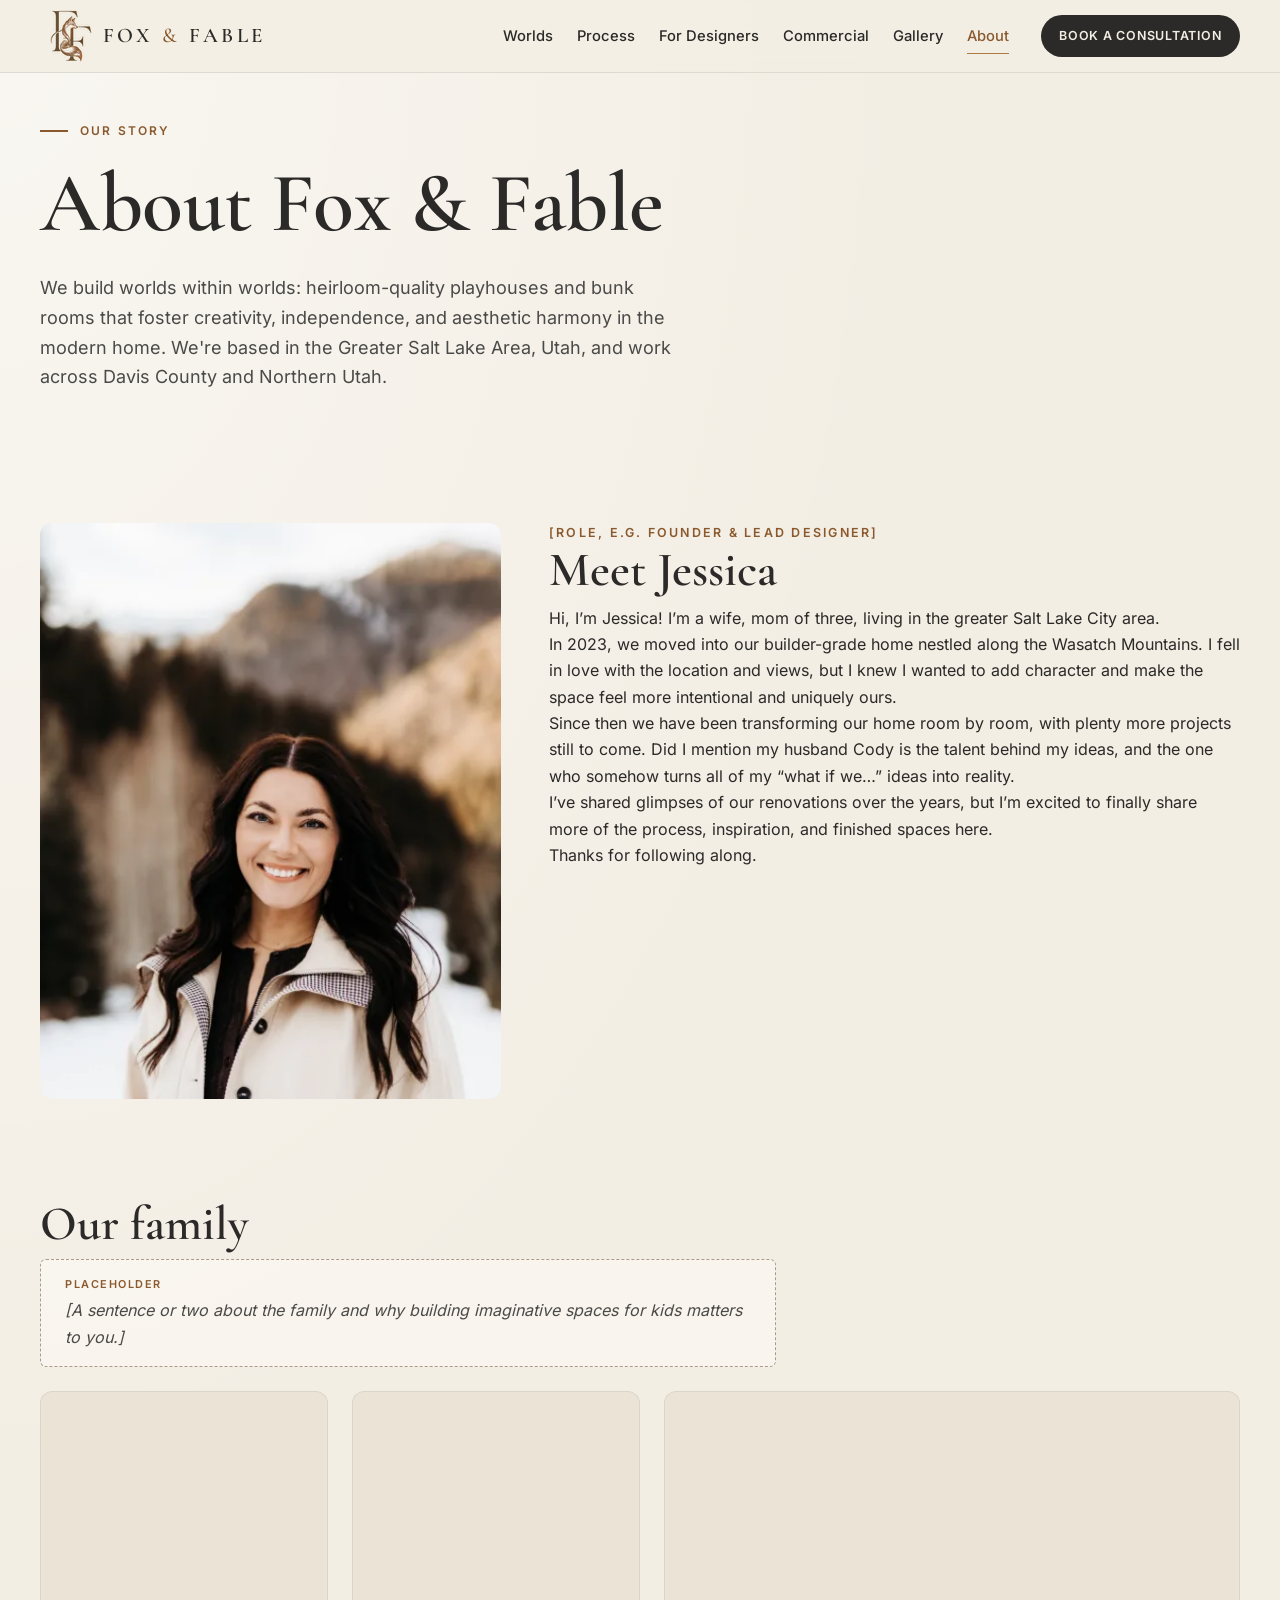
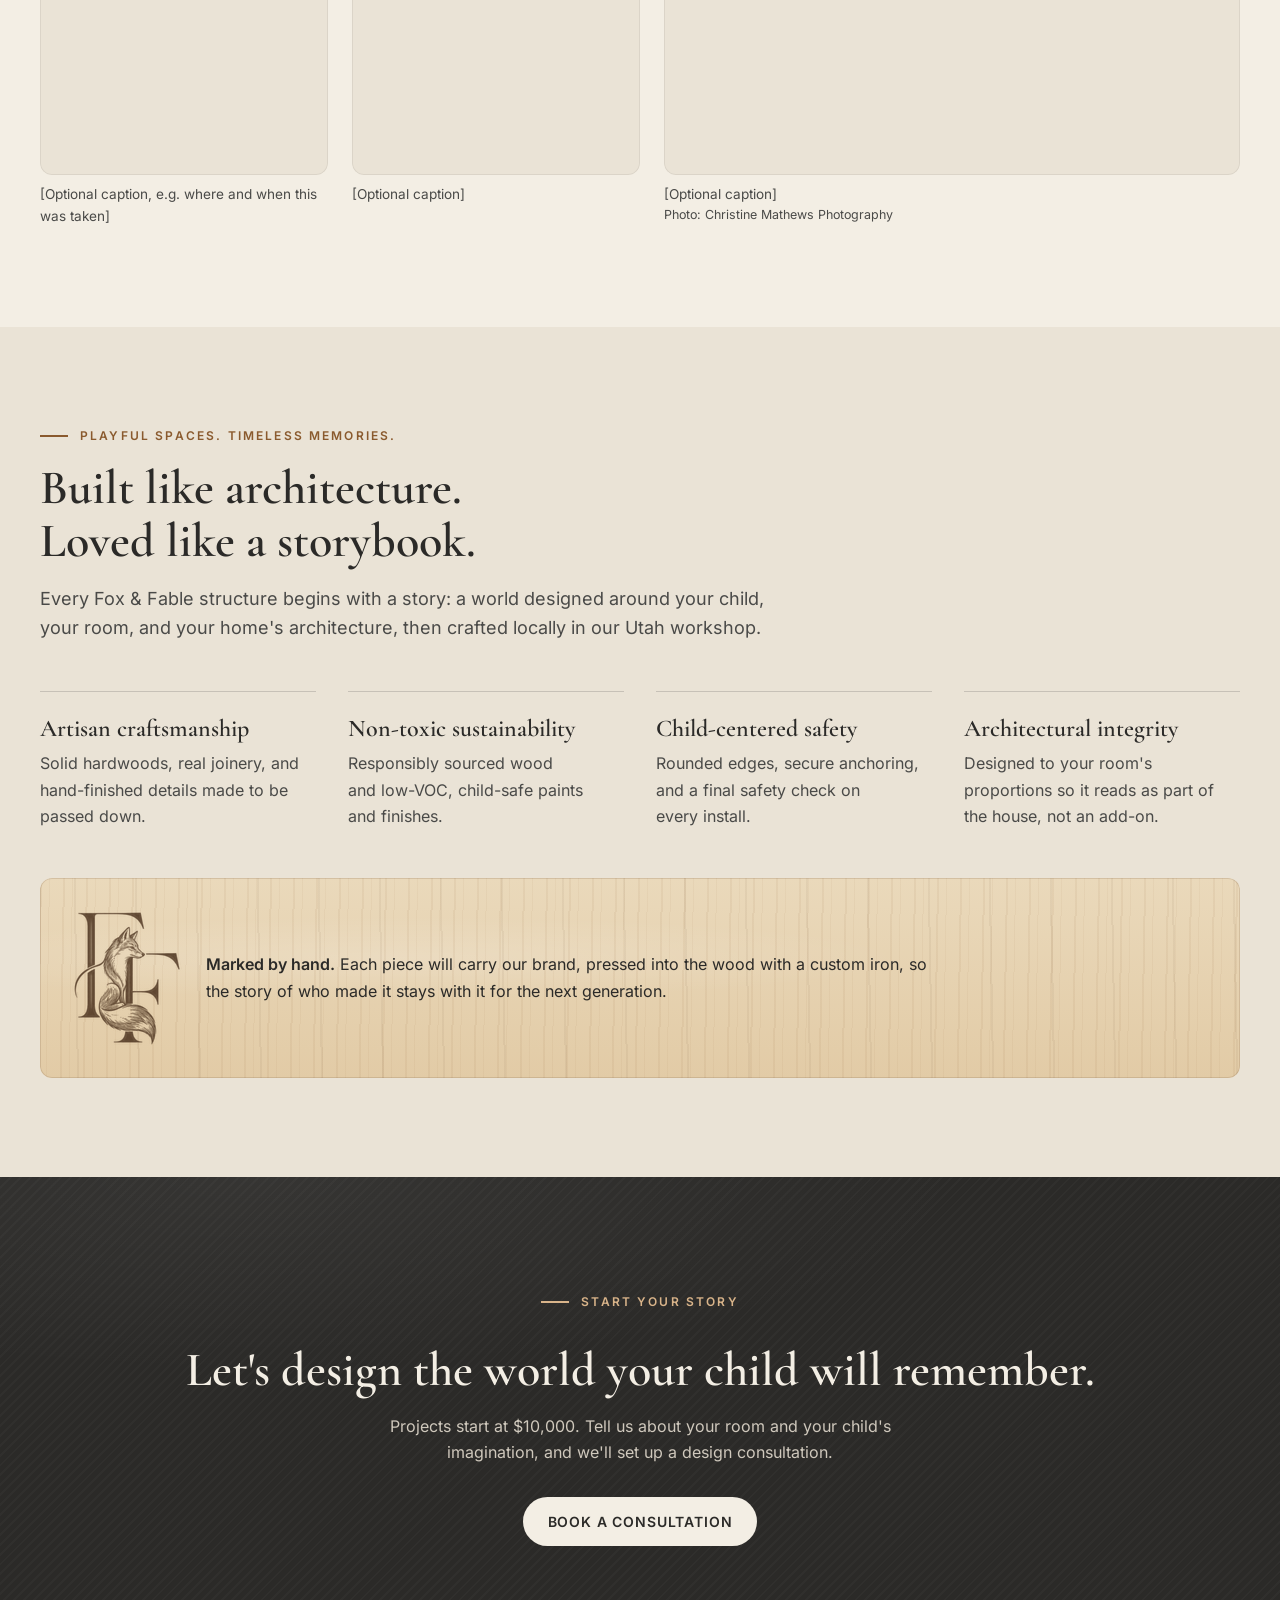
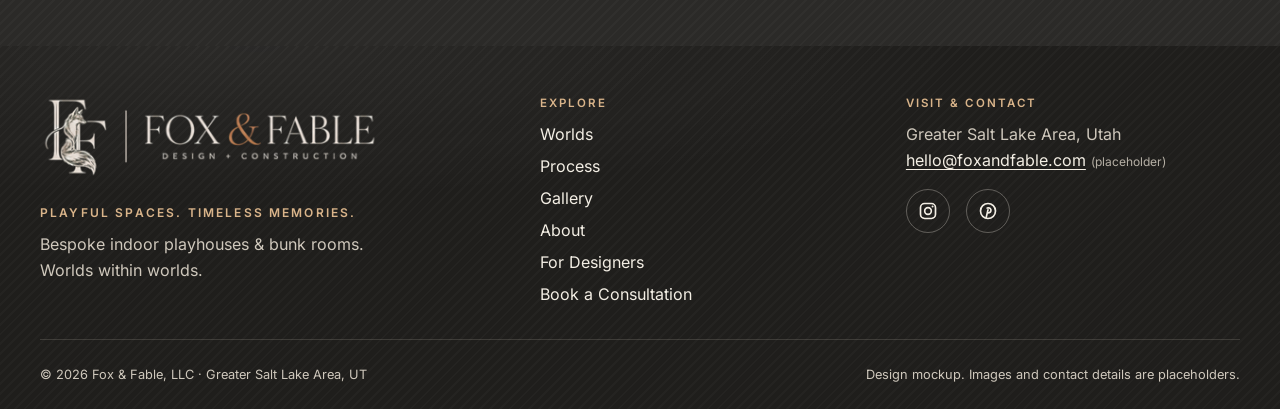
<file: about.html>
<!DOCTYPE html>
<html lang="en" class="no-js">
<head>
  <meta charset="utf-8">
  <meta name="viewport" content="width=device-width, initial-scale=1">
  <!-- Mock-up phase: keep out of search results. Remove at launch. -->
  <meta name="robots" content="noindex, nofollow">
  <!-- Security: strict CSP. Everything (scripts, styles, fonts, images) is self-hosted.
       frame-ancestors cannot be set via <meta>; it is sent as an HTTP header in _headers. -->
  <meta http-equiv="Content-Security-Policy" content="default-src 'self'; script-src 'self'; style-src 'self'; font-src 'self'; img-src 'self' data:; media-src 'self'; connect-src 'self'; form-action 'none'; base-uri 'self'; object-src 'none'; manifest-src 'self'; upgrade-insecure-requests">
  <meta name="referrer" content="strict-origin-when-cross-origin">
  <title>Our Story | About Fox &amp; Fable, Greater Salt Lake Area UT</title>
  <meta name="description" content="Meet the family behind Fox &amp; Fable, a design-build studio in the Greater Salt Lake Area, Utah, creating heirloom-quality indoor playhouses and bunk rooms.">
  <meta name="theme-color" content="#2B2A28">
  <link rel="canonical" href="https://www.foxandfable.com/about.html">

  <!-- Open Graph / social preview (domain is a placeholder) -->
  <meta property="og:type" content="website">
  <meta property="og:site_name" content="Fox &amp; Fable">
  <meta property="og:title" content="Our Story | Fox &amp; Fable">
  <meta property="og:description" content="Meet the family behind Fox &amp; Fable and the Story-First approach to custom playhouses and bunk rooms.">
  <meta property="og:url" content="https://www.foxandfable.com/about.html">
  <meta property="og:image" content="https://www.foxandfable.com/assets/og-image.png">
  <meta property="og:image:width" content="1200">
  <meta property="og:image:height" content="630">
  <meta property="og:image:alt" content="Fox &amp; Fable Design + Construction logo: an FF monogram with an engraved fox seated in front of it, above the name.">
  <meta name="twitter:card" content="summary_large_image">
  <meta name="twitter:image" content="https://www.foxandfable.com/assets/og-image.png">
  <meta name="twitter:image:alt" content="Fox &amp; Fable Design + Construction logo: an FF monogram with an engraved fox seated in front of it, above the name.">

  <link rel="icon" href="assets/favicon.ico" sizes="16x16 32x32 48x48">
  <link rel="icon" href="assets/favicon-32.png" type="image/png" sizes="32x32">
  <link rel="apple-touch-icon" href="assets/apple-touch-icon.png">
  <link rel="manifest" href="site.webmanifest">

  <link rel="preload" href="assets/fonts/cormorant-garamond-latin.woff2" as="font" type="font/woff2" crossorigin>
  <link rel="preload" href="assets/fonts/inter-latin.woff2" as="font" type="font/woff2" crossorigin>
  <link rel="stylesheet" href="css/styles.css?v=13">
  <!-- Loaded (not deferred) so it can swap .no-js → .js before first paint; DOM work waits for DOMContentLoaded. -->
  <script src="js/main.js?v=13"></script>
</head>
<body>
  <a class="skip-link" href="#main">Skip to main content</a>

  <!-- ===================== Header / Navigation (shared across pages) ===================== -->
  <header class="site-header">
    <div class="container header-inner">
      <a class="brand" href="index.html" aria-label="Fox &amp; Fable home">
        <picture><source type="image/webp" srcset="assets/logo/monogram-52.webp 1x, assets/logo/monogram-104.webp 2x, assets/logo/monogram-156.webp 3x"><img class="brand-mark" src="assets/logo/monogram-52.png" srcset="assets/logo/monogram-52.png 1x, assets/logo/monogram-104.png 2x, assets/logo/monogram-156.png 3x" width="42" height="52" alt=""></picture>
        <span class="brand-word">Fox <span class="brand-amp">&amp;</span> Fable</span>
      </a>

      <button class="nav-toggle" type="button" aria-expanded="false" aria-controls="primary-nav">
        <span class="nav-toggle-bars" aria-hidden="true"></span>
        <span class="visually-hidden">Menu</span>
      </button>

      <nav id="primary-nav" class="primary-nav" aria-label="Primary">
        <ul>
          <li><a href="index.html#worlds">Worlds</a></li>
          <li><a href="index.html#process">Process</a></li>
          <li><a href="index.html#designers">For Designers</a></li>
          <li><a href="index.html#commercial">Commercial</a></li>
          <li><a href="gallery.html">Gallery</a></li>
          <li><a href="about.html" aria-current="page">About</a></li>
          <li class="nav-cta-item"><a class="btn btn-primary btn-sm" href="index.html#consult">Book a Consultation</a></li>
        </ul>
      </nav>
    </div>
  </header>

  <main id="main" tabindex="-1">

    <!-- ===================== Page hero ===================== -->
    <section class="page-hero" aria-labelledby="about-title">
      <div class="container">
        <p class="eyebrow">Our Story</p>
        <h1 id="about-title">About Fox &amp; Fable</h1>
        <p class="lede">We build worlds within worlds: heirloom-quality playhouses and bunk rooms that foster creativity, independence, and aesthetic harmony in the modern home. We're based in the Greater Salt&nbsp;Lake Area,&nbsp;Utah, and work across Davis County and Northern Utah.</p>
      </div>
    </section>

    <!-- ===================== Founders ===================== -->
    <section class="section founders" aria-label="The people behind Fox &amp; Fable">
      <div class="container">

        <!-- Founder: Jessica (photo and intro bio are real; the role line and the sections below are still placeholders) -->
        <article class="founder" aria-labelledby="jessica-title">
          <figure class="photo ratio-portrait">
            <picture>
              <source srcset="assets/images/about/jessica.webp" type="image/webp">
              <img src="assets/images/about/jessica.jpg" width="456" height="570" decoding="async" alt="Jessica smiling outdoors in the snow, with the mountains behind her">
            </picture>
          </figure>
          <div>
            <p class="founder-role">[Role, e.g. Founder &amp; Lead Designer]</p>
            <h2 id="jessica-title">Meet Jessica</h2>
            <p>Hi, I’m Jessica! I’m a wife, mom of three, living in the greater Salt Lake City area.</p>
            <p>In 2023, we moved into our builder-grade home nestled along the Wasatch Mountains. I fell in love with the location and views, but I knew I wanted to add character and make the space feel more intentional and uniquely ours.</p>
            <p>Since then we have been transforming our home room by room, with plenty more projects still to come. Did I mention my husband Cody is the talent behind my ideas, and the one who somehow turns all of my “what if we…” ideas into reality.</p>
            <p>I’ve shared glimpses of our renovations over the years, but I’m excited to finally share more of the process, inspiration, and finished spaces here.</p>
            <p>Thanks for following along.</p>

            <!-- hidden 2026-10-20 per Cody; remove hidden from the three h3/p pairs below to restore -->
            <h3 hidden>Why I love interior design</h3>
            <p class="prompt" hidden>[In her own words: what she loves about interior design, and the moment or project that made her want to do this work.]</p>

            <h3 hidden>My design philosophy</h3>
            <p class="prompt" hidden>[How she approaches a room: balancing a child's imagination with the home's architecture, favorite materials, colors, and the "Story-First" process from her perspective.]</p>

            <h3 hidden>Favorite projects &amp; inspirations</h3>
            <p class="prompt" hidden>[Designers, books, places, or past projects that inspire her. Only real projects and influences; leave this out until there's something to share.]</p>
          </div>
        </article>

        <!-- Family photos -->
        <section class="family" aria-labelledby="family-title">
          <h2 id="family-title" class="family-title">Our family</h2>
          <p class="prompt">[A sentence or two about the family and why building imaginative spaces for kids matters to you.]</p>
          <div class="family-grid">
            <figure class="photo ratio-tall family-featured">
              <picture>
                <source srcset="assets/images/about/family.webp" type="image/webp">
                <img src="assets/images/about/family.jpg" width="557" height="743" loading="lazy" decoding="async" alt="The Schlawin family — Cody, Jessica, and their three children — in the mountains in winter">
              </picture>
              <figcaption>[Optional caption, e.g. where and when this was taken]</figcaption>
            </figure>
            <figure class="photo ratio-tall family-snow">
              <picture>
                <source srcset="assets/images/about/family-snow.webp" type="image/webp">
                <img src="assets/images/about/family-snow.jpg" width="900" height="1105" loading="lazy" decoding="async" alt="The Schlawin family — Cody, Jessica, and their three children — laughing in falling snow">
              </picture>
              <figcaption>[Optional caption]</figcaption>
            </figure>
            <figure class="photo ratio-wide family-wide">
              <picture>
                <source srcset="assets/images/about/family-summer.webp" type="image/webp">
                <img src="assets/images/about/family-summer.jpg" width="1200" height="800" loading="lazy" decoding="async" alt="The Schlawin family — Cody, Jessica, and their three children — on a mountain meadow in summer">
              </picture>
              <figcaption>[Optional caption] <span class="photo-credit">Photo: Christine Mathews Photography</span></figcaption>
            </figure>
          </div>
        </section>
      </div>
    </section>

    <!-- ===================== Brand story ===================== -->
    <section class="section story-band" aria-labelledby="story-title">
      <div class="container">
        <header class="section-head">
          <p class="eyebrow">Playful Spaces. Timeless Memories.</p>
          <h2 id="story-title">Built like architecture. Loved like a storybook.</h2>
          <p>Every Fox &amp; Fable structure begins with a story: a world designed around your child, your room, and your home's architecture, then crafted locally in our Utah workshop.</p>
        </header>
        <ul class="value-grid list-reset">
          <li class="value"><h3>Artisan craftsmanship</h3><p>Solid hardwoods, real joinery, and hand-finished details made to be passed down.</p></li>
          <li class="value"><h3>Non-toxic sustainability</h3><p>Responsibly sourced wood and low-VOC, child-safe paints and finishes.</p></li>
          <li class="value"><h3>Child-centered safety</h3><p>Rounded edges, secure anchoring, and a final safety check on every install.</p></li>
          <li class="value"><h3>Architectural integrity</h3><p>Designed to your room's proportions so it reads as part of the house, not an add-on.</p></li>
        </ul>
        <div class="brand-stamp">
          <picture><source type="image/webp" srcset="assets/logo/monogram-burn-110.webp 110w, assets/logo/monogram-burn-220.webp 220w" sizes="110px"><img class="brand-stamp-mark" src="assets/logo/monogram-burn-110.png" srcset="assets/logo/monogram-burn-110.png 110w, assets/logo/monogram-burn-220.png 220w" sizes="110px" width="110" height="136" alt=""></picture>
          <p><strong>Marked by hand.</strong> Each piece will carry our brand, pressed into the wood with a custom iron, so the story of who made it stays with it for the next generation.</p>
        </div>
      </div>
    </section>

    <!-- ===================== CTA ===================== -->
    <section class="section cta-band" aria-labelledby="cta-title">
      <div class="container">
        <p class="eyebrow">Start your story</p>
        <h2 id="cta-title">Let's design the world your child will remember.</h2>
        <p>Projects start at $10,000. Tell us about your room and your child's imagination, and we'll set up a design consultation.</p>
        <a class="btn btn-light" href="index.html#consult">Book a Consultation</a>
      </div>
    </section>
  </main>

  <!-- ===================== Footer (shared across pages) ===================== -->
  <footer class="site-footer">
    <div class="container footer-grid">
      <div class="footer-brand">
        <a href="index.html" class="footer-logo-link">
          <picture><source type="image/webp" srcset="assets/logo/horizontal-light-360.webp 360w, assets/logo/horizontal-light-720.webp 720w" sizes="(min-width: 400px) 340px, calc(100vw - 2.5rem)"><img class="footer-logo" src="assets/logo/horizontal-light-360.png" srcset="assets/logo/horizontal-light-360.png 360w, assets/logo/horizontal-light-720.png 720w" sizes="(min-width: 400px) 340px, calc(100vw - 2.5rem)" width="360" height="91" alt="Fox &amp; Fable Design + Construction"></picture>
        </a>
        <p class="footer-tagline">Playful Spaces. Timeless Memories.</p>
        <p>Bespoke indoor playhouses &amp; bunk rooms. Worlds within worlds.</p>
      </div>
      <nav class="footer-nav" aria-label="Footer">
        <p class="footer-heading">Explore</p>
        <ul class="list-reset">
          <li><a href="index.html#worlds">Worlds</a></li>
          <li><a href="index.html#process">Process</a></li>
          <li><a href="gallery.html">Gallery</a></li>
          <li><a href="about.html" aria-current="page">About</a></li>
          <li><a href="index.html#designers">For Designers</a></li>
          <li><a href="index.html#consult">Book a Consultation</a></li>
        </ul>
      </nav>
      <div>
        <p class="footer-heading">Visit &amp; contact</p>
        <address class="footer-contact">
          Greater Salt&nbsp;Lake Area,&nbsp;Utah<br>
          <a href="mailto:hello@foxandfable.com">hello@foxandfable.com</a> <span class="placeholder-inline">(placeholder)</span>
        </address>
        <ul class="social list-reset">
          <li><a href="https://www.instagram.com/foxandfable.design/" target="_blank" rel="noopener noreferrer" aria-label="Fox &amp; Fable on Instagram (opens in a new tab)">
            <svg viewBox="0 0 24 24" aria-hidden="true" focusable="false"><rect x="3" y="3" width="18" height="18" rx="5" fill="none" stroke="currentColor" stroke-width="2"/><circle cx="12" cy="12" r="4" fill="none" stroke="currentColor" stroke-width="2"/><circle cx="17.5" cy="6.5" r="1.2" fill="currentColor"/></svg>
          </a></li>
          <li><a href="#" rel="noopener noreferrer" aria-label="Fox &amp; Fable on Pinterest (placeholder link)">
            <svg viewBox="0 0 24 24" aria-hidden="true" focusable="false"><circle cx="12" cy="12" r="9" fill="none" stroke="currentColor" stroke-width="2"/><path d="M11 8.5c3-1 5 .8 4.5 3.2-.4 2-2.4 3-3.8 2.2M12 10.5 9.8 20" fill="none" stroke="currentColor" stroke-width="2" stroke-linecap="round"/></svg>
          </a></li>
        </ul>
      </div>
    </div>
    <div class="container footer-base">
      <p>© <span id="year">2026</span> Fox &amp; Fable, LLC · Greater Salt&nbsp;Lake Area,&nbsp;UT</p>
      <p>Design mockup. Images and contact details are placeholders.</p>
    </div>
  </footer>
</body>
</html>
</file>
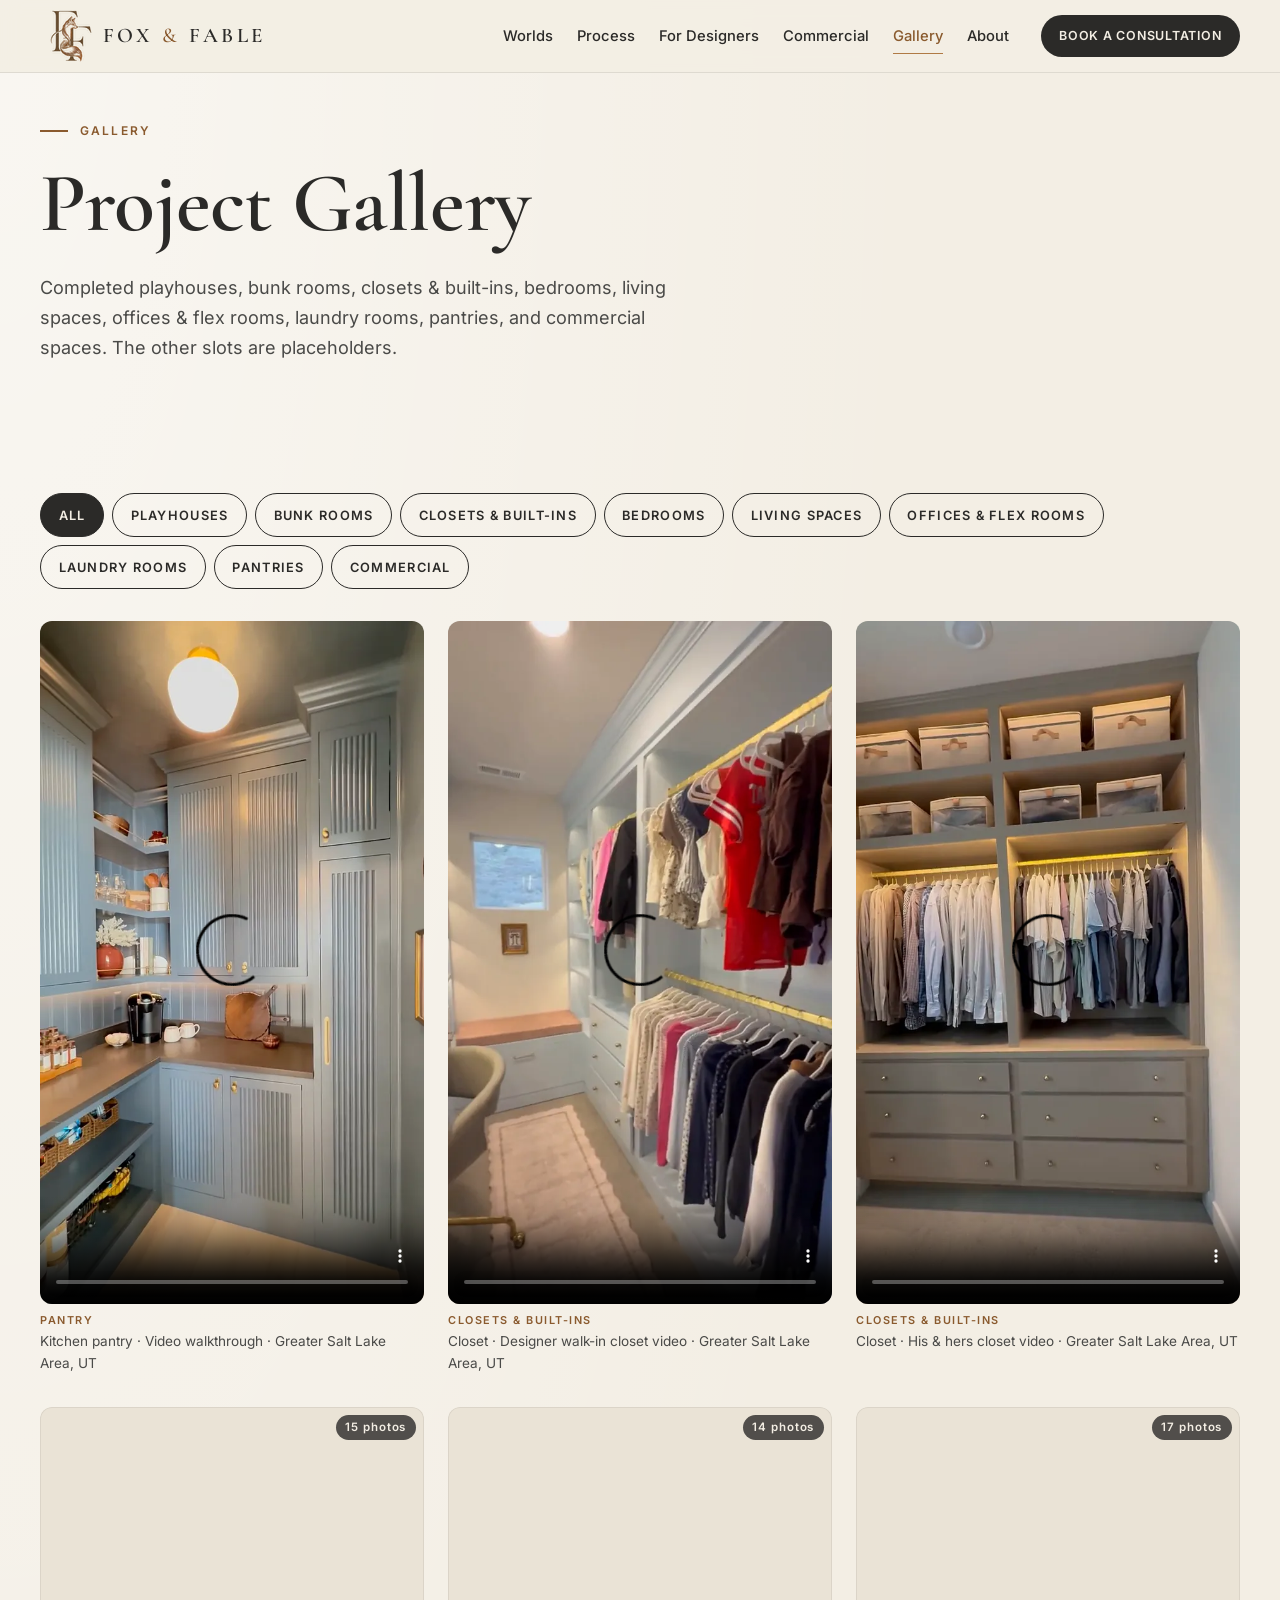
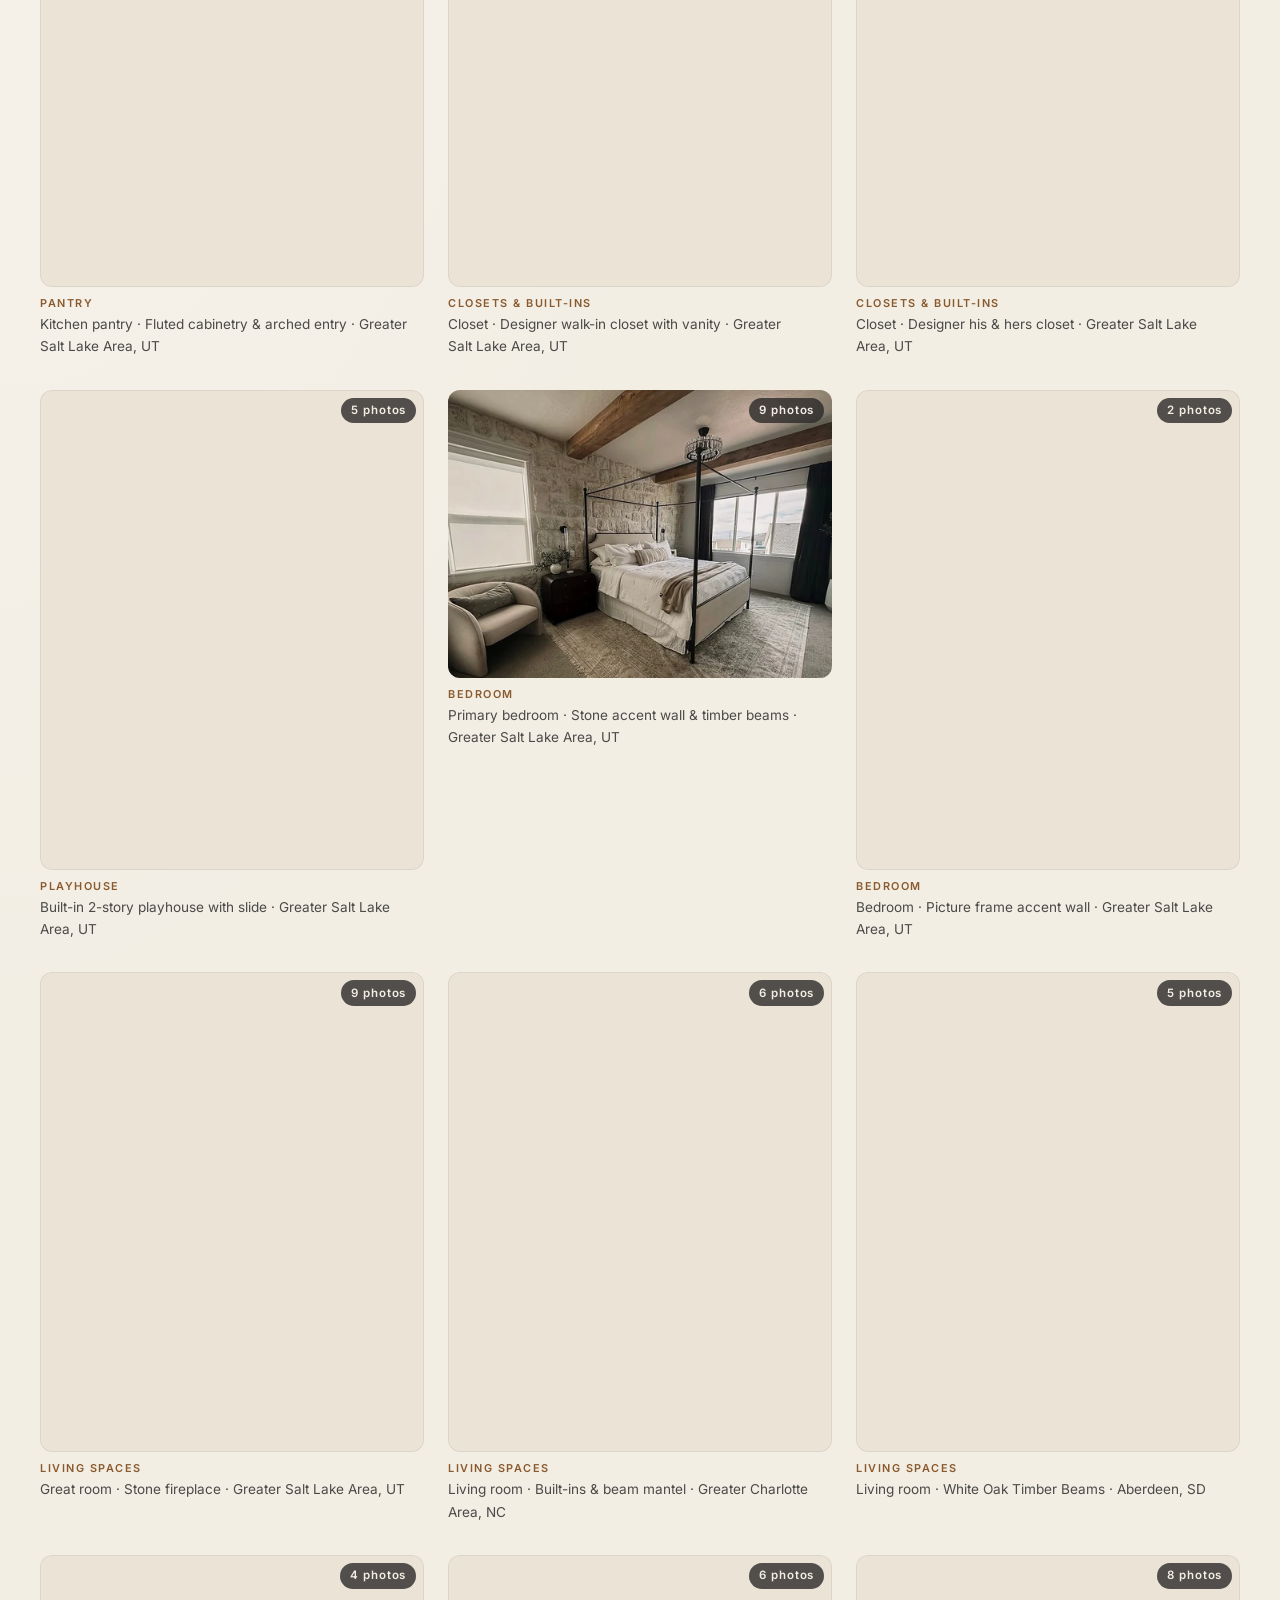
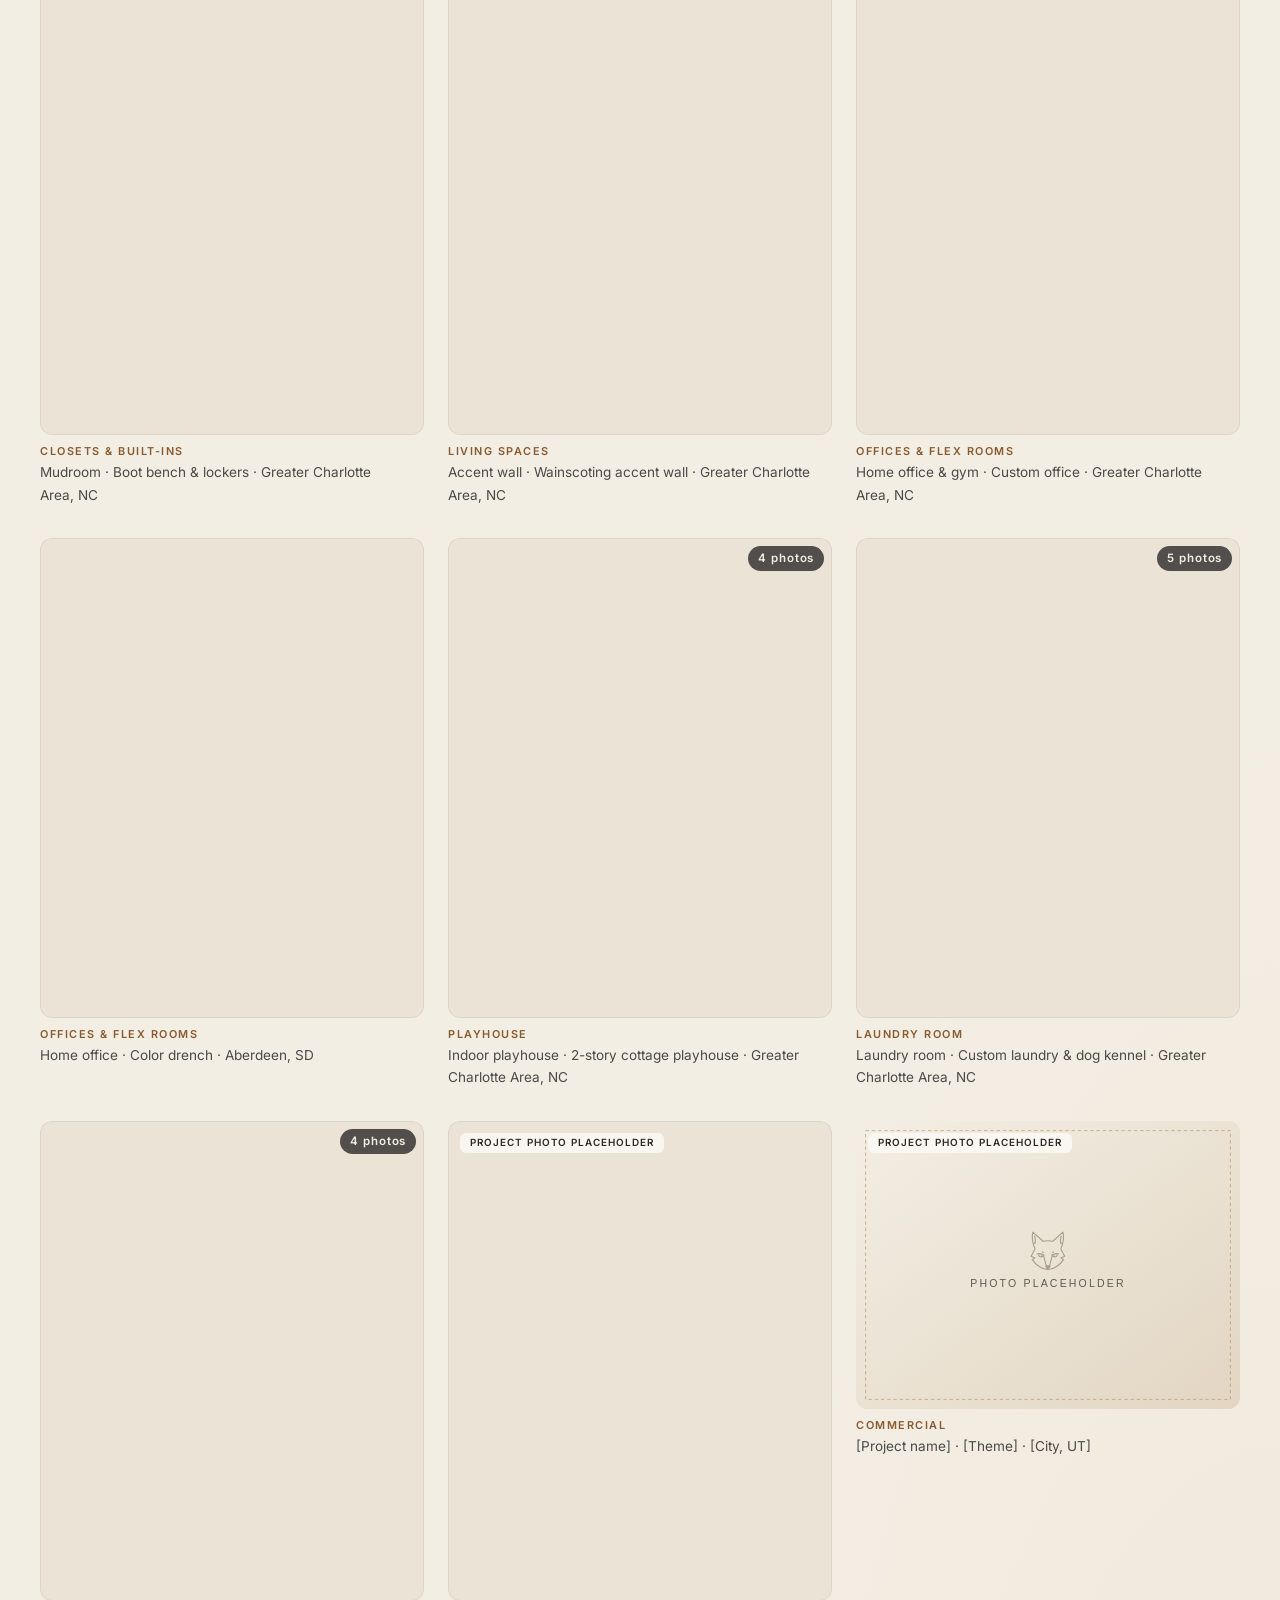
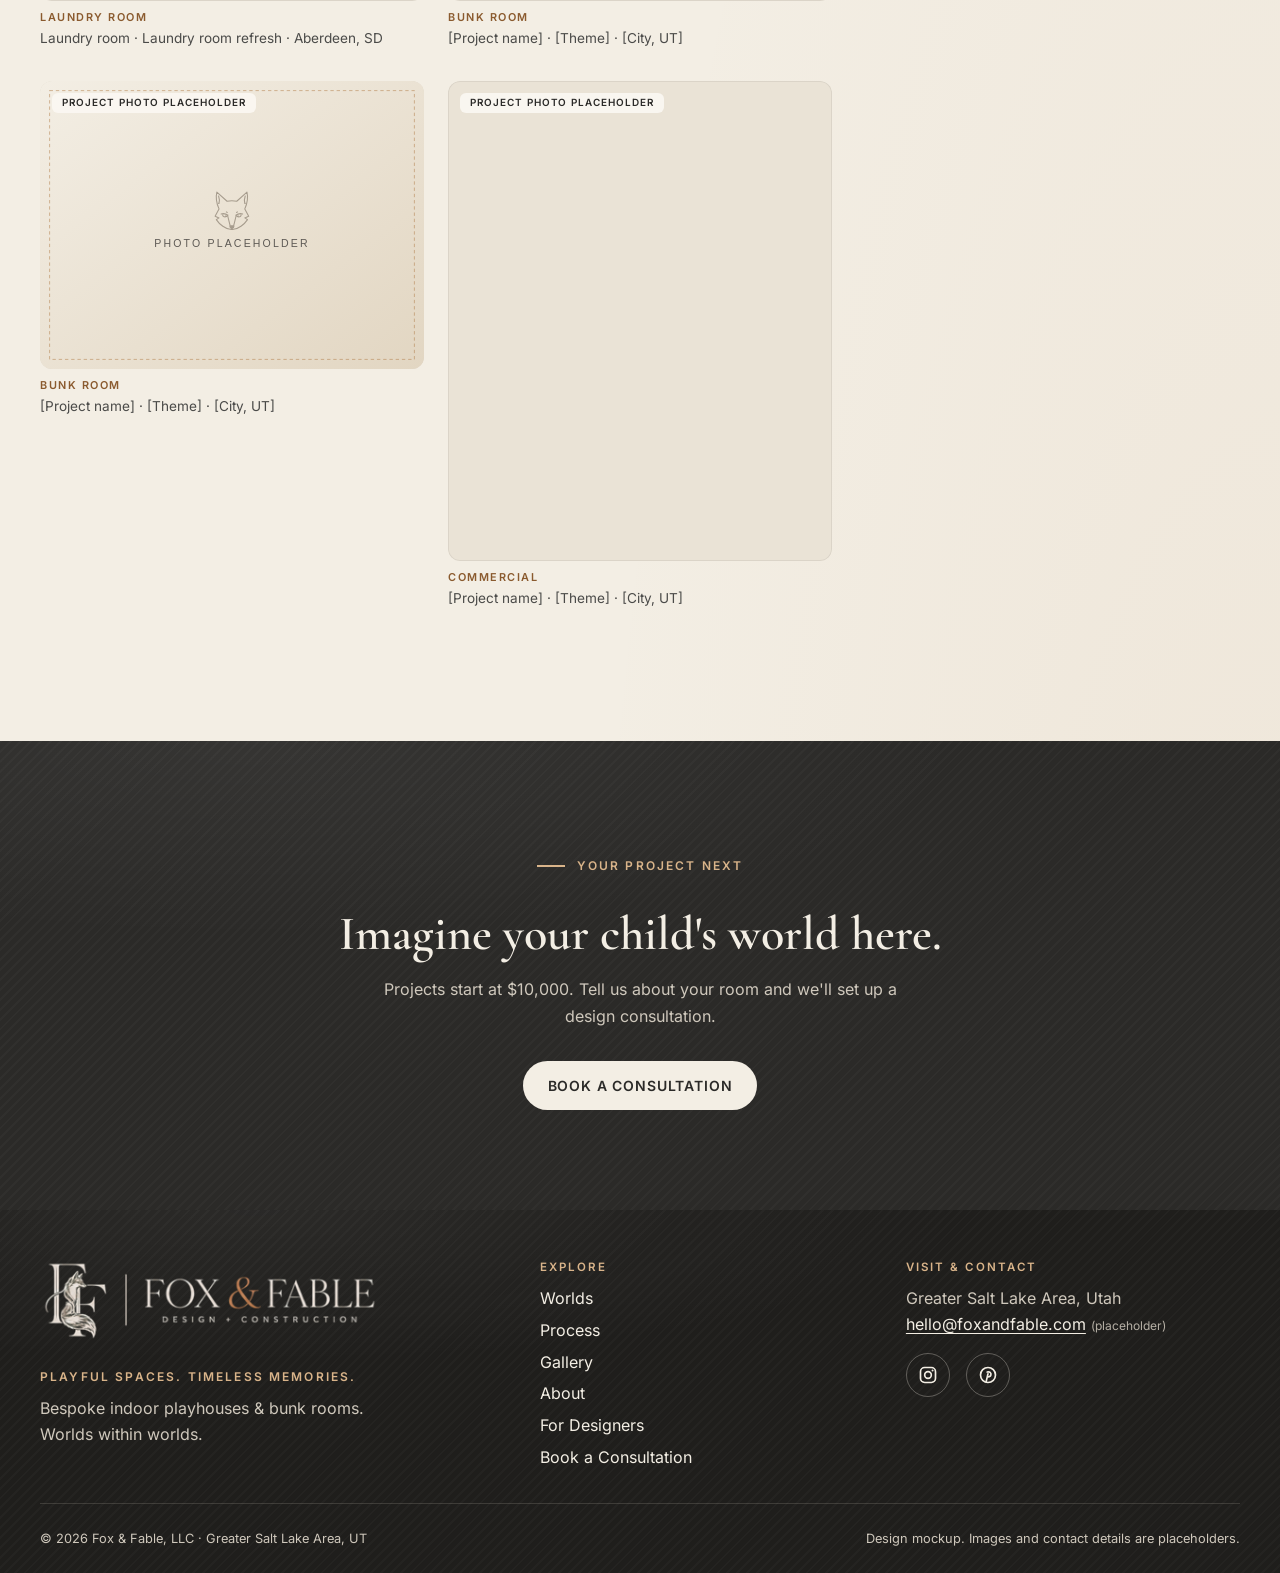
<file: gallery.html>
<!DOCTYPE html>
<html lang="en" class="no-js">
<head>
  <meta charset="utf-8">
  <meta name="viewport" content="width=device-width, initial-scale=1">
  <!-- Mock-up phase: keep out of search results. Remove at launch. -->
  <meta name="robots" content="noindex, nofollow">
  <!-- Security: strict CSP. Everything (scripts, styles, fonts, images) is self-hosted.
       frame-ancestors cannot be set via <meta>; it is sent as an HTTP header in _headers. -->
  <meta http-equiv="Content-Security-Policy" content="default-src 'self'; script-src 'self'; style-src 'self'; font-src 'self'; img-src 'self' data:; media-src 'self'; connect-src 'self'; form-action 'none'; base-uri 'self'; object-src 'none'; manifest-src 'self'; upgrade-insecure-requests">
  <meta name="referrer" content="strict-origin-when-cross-origin">
  <title>Project Gallery | Fox &amp; Fable Playhouses &amp; Bunk Rooms</title>
  <meta name="description" content="A gallery of completed Fox &amp; Fable playhouses, bunk rooms, closets &amp; built-ins, and commercial spaces.">
  <meta name="theme-color" content="#2B2A28">
  <link rel="canonical" href="https://www.foxandfable.com/gallery.html">

  <!-- Open Graph / social preview (domain is a placeholder) -->
  <meta property="og:type" content="website">
  <meta property="og:site_name" content="Fox &amp; Fable">
  <meta property="og:title" content="Project Gallery | Fox &amp; Fable">
  <meta property="og:description" content="Completed Fox &amp; Fable playhouses, bunk rooms, closets &amp; built-ins, and commercial spaces.">
  <meta property="og:url" content="https://www.foxandfable.com/gallery.html">
  <meta property="og:image" content="https://www.foxandfable.com/assets/og-image.png">
  <meta property="og:image:width" content="1200">
  <meta property="og:image:height" content="630">
  <meta property="og:image:alt" content="Fox &amp; Fable Design + Construction logo: an FF monogram with an engraved fox seated in front of it, above the name.">
  <meta name="twitter:card" content="summary_large_image">
  <meta name="twitter:image" content="https://www.foxandfable.com/assets/og-image.png">
  <meta name="twitter:image:alt" content="Fox &amp; Fable Design + Construction logo: an FF monogram with an engraved fox seated in front of it, above the name.">

  <link rel="icon" href="assets/favicon.ico" sizes="16x16 32x32 48x48">
  <link rel="icon" href="assets/favicon-32.png" type="image/png" sizes="32x32">
  <link rel="apple-touch-icon" href="assets/apple-touch-icon.png">
  <link rel="manifest" href="site.webmanifest">

  <link rel="preload" href="assets/fonts/cormorant-garamond-latin.woff2" as="font" type="font/woff2" crossorigin>
  <link rel="preload" href="assets/fonts/inter-latin.woff2" as="font" type="font/woff2" crossorigin>
  <link rel="stylesheet" href="css/styles.css?v=13">
  <!-- Loaded (not deferred) so it can swap .no-js → .js before first paint; DOM work waits for DOMContentLoaded. -->
  <script src="js/main.js?v=13"></script>
</head>
<body>
  <a class="skip-link" href="#main">Skip to main content</a>

  <!-- ===================== Header / Navigation (shared across pages) ===================== -->
  <header class="site-header">
    <div class="container header-inner">
      <a class="brand" href="index.html" aria-label="Fox &amp; Fable home">
        <picture><source type="image/webp" srcset="assets/logo/monogram-52.webp 1x, assets/logo/monogram-104.webp 2x, assets/logo/monogram-156.webp 3x"><img class="brand-mark" src="assets/logo/monogram-52.png" srcset="assets/logo/monogram-52.png 1x, assets/logo/monogram-104.png 2x, assets/logo/monogram-156.png 3x" width="42" height="52" alt=""></picture>
        <span class="brand-word">Fox <span class="brand-amp">&amp;</span> Fable</span>
      </a>

      <button class="nav-toggle" type="button" aria-expanded="false" aria-controls="primary-nav">
        <span class="nav-toggle-bars" aria-hidden="true"></span>
        <span class="visually-hidden">Menu</span>
      </button>

      <nav id="primary-nav" class="primary-nav" aria-label="Primary">
        <ul>
          <li><a href="index.html#worlds">Worlds</a></li>
          <li><a href="index.html#process">Process</a></li>
          <li><a href="index.html#designers">For Designers</a></li>
          <li><a href="index.html#commercial">Commercial</a></li>
          <li><a href="gallery.html" aria-current="page">Gallery</a></li>
          <li><a href="about.html">About</a></li>
          <li class="nav-cta-item"><a class="btn btn-primary btn-sm" href="index.html#consult">Book a Consultation</a></li>
        </ul>
      </nav>
    </div>
  </header>

  <main id="main" tabindex="-1">

    <section class="page-hero" aria-labelledby="gallery-title">
      <div class="container">
        <p class="eyebrow">Gallery</p>
        <h1 id="gallery-title">Project Gallery</h1>
        <p class="lede">Completed playhouses, bunk rooms, closets &amp; built-ins, bedrooms, living spaces, offices &amp; flex rooms, laundry rooms, pantries, and commercial spaces. The other slots are placeholders.</p>
      </div>
    </section>

    <section class="section gallery" aria-label="Projects">
      <div class="container">
        <!-- Filters: revealed by JS (hidden for .no-js, where every project simply shows) -->
        <div class="filter-bar" role="group" aria-label="Filter projects by type">
          <button class="filter-btn" type="button" data-filter="all" aria-pressed="true">All</button>
          <button class="filter-btn" type="button" data-filter="playhouses" aria-pressed="false">Playhouses</button>
          <button class="filter-btn" type="button" data-filter="bunk-rooms" aria-pressed="false">Bunk Rooms</button>
          <button class="filter-btn" type="button" data-filter="closets" aria-pressed="false">Closets &amp; Built-ins</button>
          <button class="filter-btn" type="button" data-filter="bedrooms" aria-pressed="false">Bedrooms</button>
          <button class="filter-btn" type="button" data-filter="living-spaces" aria-pressed="false">Living Spaces</button>
          <button class="filter-btn" type="button" data-filter="offices" aria-pressed="false">Offices &amp; Flex Rooms</button>
          <button class="filter-btn" type="button" data-filter="laundry" aria-pressed="false">Laundry Rooms</button>
          <button class="filter-btn" type="button" data-filter="pantries" aria-pressed="false">Pantries</button>
          <button class="filter-btn" type="button" data-filter="commercial" aria-pressed="false">Commercial</button>
        </div>
        <p class="gallery-status" id="gallery-status" role="status" aria-live="polite"></p>

        <div class="gallery-grid" id="gallery-grid">
          <!-- Video item: Color Drench custom pantry (self-hosted; plays inline, not in the lightbox).
               Captions: add <track kind="captions" src="assets/video/custom-pantry.en.vtt" srclang="en" label="English"> when a .vtt exists. -->
          <figure class="gallery-item photo ratio-reel video-item" data-category="pantries">
            <video class="gallery-video" controls preload="none" playsinline width="608" height="1080"
                   poster="assets/images/gallery/pantry-poster.webp"
                   aria-label="Video: Color Drench custom pantry built by Fox &amp; Fable">
              <source src="assets/video/custom-pantry.webm" type="video/webm">
              <source src="assets/video/custom-pantry.mp4" type="video/mp4">
              <p>Your browser doesn't support embedded video. <a href="assets/video/custom-pantry.mp4">Download the pantry video (MP4)</a>.</p>
            </video>
            <figcaption><span class="gallery-cat">Pantry</span> <span class="gallery-meta">Kitchen pantry · Video walkthrough · Greater Salt&nbsp;Lake Area,&nbsp;UT</span></figcaption>
          </figure>
          <!-- Video item: custom closet for our daughter (empty closet, then the finished reveal).
               Captions: add <track kind="captions" src="assets/video/daughter-closet.en.vtt" srclang="en" label="English"> when a .vtt exists. -->
          <figure class="gallery-item photo ratio-reel video-item" data-category="closets">
            <video class="gallery-video" controls preload="none" playsinline width="608" height="1080"
                   poster="assets/images/gallery/daughter-closet-poster.webp"
                   aria-label="Video: custom closet built by Fox &amp; Fable">
              <source src="assets/video/daughter-closet.webm" type="video/webm">
              <source src="assets/video/daughter-closet.mp4" type="video/mp4">
              <p>Your browser doesn't support embedded video. <a href="assets/video/daughter-closet.mp4">Download the closet video (MP4)</a>.</p>
            </video>
            <figcaption><span class="gallery-cat">Closets &amp; Built-ins</span> <span class="gallery-meta">Closet · Designer walk-in closet video · Greater Salt&nbsp;Lake Area,&nbsp;UT</span></figcaption>
          </figure>
          <!-- Video item: his & hers closets (finished walk-in). Its before photos now live in the his & hers photo set. -->
          <figure class="gallery-item photo ratio-reel video-item" data-category="closets">
            <video class="gallery-video" controls preload="none" playsinline width="608" height="1080"
                   poster="assets/images/gallery/his-her-closets-poster.webp"
                   aria-label="Video: his and her custom closets built by Fox &amp; Fable">
              <source src="assets/video/his-her-closets.webm" type="video/webm">
              <source src="assets/video/his-her-closets.mp4" type="video/mp4">
              <p>Your browser doesn't support embedded video. <a href="assets/video/his-her-closets.mp4">Download the closet video (MP4)</a>.</p>
            </video>
            <figcaption><span class="gallery-cat">Closets &amp; Built-ins</span> <span class="gallery-meta">Closet · His &amp; hers closet video · Greater Salt&nbsp;Lake Area,&nbsp;UT</span></figcaption>
          </figure>
          <!-- Photo-set item: kitchen pantry (the Color Drench pantry). Cover = finished close-up; the set runs finished → "In progress" build photos → Before.
               The walkthrough video of the same pantry follows as its own tile. -->
          <figure class="gallery-item photo ratio-portrait" data-category="pantries">
            <a class="gallery-link" href="assets/images/gallery/pantry-ks-1.webp" data-width="1320" data-height="1760">
              <picture>
                <source type="image/webp" srcset="assets/images/gallery/pantry-ks-1-card-480.webp 480w, assets/images/gallery/pantry-ks-1-card-960.webp 960w" sizes="(min-width: 1100px) 384px, (min-width: 720px) calc(50vw - 2rem), calc(100vw - 2.5rem)">
                <img src="assets/images/gallery/pantry-ks-1-card-480.jpg" srcset="assets/images/gallery/pantry-ks-1-card-480.jpg 480w, assets/images/gallery/pantry-ks-1-card-960.jpg 960w" sizes="(min-width: 1100px) 384px, (min-width: 720px) calc(50vw - 2rem), calc(100vw - 2.5rem)" width="480" height="600" loading="lazy" decoding="async"
                     alt="Finished walk-in kitchen pantry in deep blue-gray: fluted cabinet doors with brass pulls, open corner shelves, a counter with a framed landscape print, a pleated lamp and a spice rack under soft under-cabinet lighting">
              </picture>
            </a>
            <span class="set-count" aria-hidden="true">15 photos</span>
            <div class="gallery-set" hidden>
              <a href="assets/images/gallery/pantry-ks-2.webp" data-width="1320" data-height="1760"
                 data-alt="The finished pantry seen in daylight through the arched doorway from the kitchen, with dark fluted cabinets, a globe ceiling light, and the counter on the left">Photo 2</a>
              <a href="assets/images/gallery/pantry-ks-3.webp" data-width="1320" data-height="1760"
                 data-alt="The finished pantry at night through the arched doorway: dim, moody blue-black cabinetry lit by under-cabinet lights along the counter">Photo 3</a>
              <a href="assets/images/gallery/pantry-ks-4.webp" data-width="1320" data-height="1760" data-label="In progress"
                 data-alt="In progress: dark beadboard paneling on the empty pantry walls, with drills and tools on the floor">In progress</a>
              <a href="assets/images/gallery/pantry-ks-5.webp" data-width="1320" data-height="990" data-label="In progress"
                 data-alt="In progress: the cabinet boxes being spray-painted in the garage, masked off under plastic sheeting, with a ladder nearby">In progress</a>
              <a href="assets/images/gallery/pantry-ks-6.webp" data-width="1320" data-height="1760" data-label="In progress"
                 data-alt="In progress: the painted cabinet units dry-fit together in the dining area before installation, with unfinished wood interiors">In progress</a>
              <a href="assets/images/gallery/pantry-ks-7.webp" data-width="1320" data-height="1760" data-label="In progress"
                 data-alt="In progress: the lower cabinets being built against the dark beadboard, with tools and a level on the counter">In progress</a>
              <a href="assets/images/gallery/pantry-ks-8.webp" data-width="1320" data-height="1760" data-label="In progress"
                 data-alt="In progress: dark cabinet frames installed on every wall, with the shelf interiors still bare wood">In progress</a>
              <a href="assets/images/gallery/pantry-ks-9.webp" data-width="1320" data-height="1760" data-label="In progress"
                 data-alt="In progress: straight-on view of the new arch framing built around the pantry doorway, with the cabinets visible inside">In progress</a>
              <a href="assets/images/gallery/pantry-ks-10.webp" data-width="1320" data-height="1760" data-label="In progress"
                 data-alt="In progress: arch framing blocks around the pantry opening beside the refrigerator">In progress</a>
              <a href="assets/images/gallery/pantry-ks-11.webp" data-width="1320" data-height="1760" data-label="In progress"
                 data-alt="In progress: the arched doorway roughed in and covered in drywall mud, next to the refrigerator">In progress</a>
              <a href="assets/images/gallery/pantry-ks-12.webp" data-width="1320" data-height="1760" data-label="In progress"
                 data-alt="In progress: looking out from inside the pantry through the mudded arch to the kitchen island">In progress</a>
              <a href="assets/images/gallery/pantry-ks-13.webp" data-width="1320" data-height="990" data-label="In progress"
                 data-alt="In progress: the fluted cabinet doors laid out on plastic and spray-painted dark blue-gray">In progress</a>
              <a href="assets/images/gallery/pantry-ks-14.webp" data-width="1320" data-height="1760" data-label="In progress"
                 data-alt="In progress: the pantry back in use with stocked shelves, unpainted fluted doors leaning in place, and a step stool">In progress</a>
              <a href="assets/images/gallery/pantry-ks-before.webp" data-width="1320" data-height="1760" data-label="Before"
                 data-alt="Before: the original pantry with plain white wire and melamine shelving on every wall">Before</a>
            </div>
            <figcaption><span class="gallery-cat">Pantry</span> <span class="gallery-meta">Kitchen pantry · Fluted cabinetry &amp; arched entry · Greater Salt&nbsp;Lake Area,&nbsp;UT</span></figcaption>
          </figure>
          <!-- Photo-set item: designer walk-in closet (the same closet as the video below). Cover = finished hanging wall; the set runs finished → "Design" renderings → "In progress" build photos → Before.
               Framed photos of people in photo 4 are blurred (kids are kept off the site). -->
          <figure class="gallery-item photo ratio-portrait" data-category="closets">
            <a class="gallery-link" href="assets/images/gallery/closet-ks-1.webp" data-width="1320" data-height="990">
              <picture>
                <source type="image/webp" srcset="assets/images/gallery/closet-ks-1-card-480.webp 480w, assets/images/gallery/closet-ks-1-card-960.webp 960w" sizes="(min-width: 1100px) 384px, (min-width: 720px) calc(50vw - 2rem), calc(100vw - 2.5rem)">
                <img src="assets/images/gallery/closet-ks-1-card-480.jpg" srcset="assets/images/gallery/closet-ks-1-card-480.jpg 480w, assets/images/gallery/closet-ks-1-card-960.jpg 960w" sizes="(min-width: 1100px) 384px, (min-width: 720px) calc(50vw - 2rem), calc(100vw - 2.5rem)" width="480" height="600" loading="lazy" decoding="async"
                     alt="Finished walk-in closet with a pale blue built-in hanging wall: clothes on gold rods in three bays, drawer banks with brass knobs, and lit open shelves">
              </picture>
            </a>
            <span class="set-count" aria-hidden="true">14 photos</span>
            <div class="gallery-set" hidden>
              <a href="assets/images/gallery/closet-ks-2.webp" data-width="1320" data-height="1760"
                 data-alt="Looking down the finished walk-in closet: a lit vanity with a mirror and desk chair on the left, hanging clothes on gold rods on the right, a scalloped pink runner, and a window seat at the end">Photo 2</a>
              <a href="assets/images/gallery/closet-ks-3.webp" data-width="1320" data-height="990"
                 data-alt="Wide view of the finished closet with the built-in lighting on: three hanging bays with gold rods over drawer banks, open shelves, a window, and the vanity chair in the foreground">Photo 3</a>
              <a href="assets/images/gallery/closet-ks-4.webp" data-width="1320" data-height="1760"
                 data-alt="Side view along the finished hanging wall: open lit shelves with framed photos and a plush toy, clothes on gold rods, brass-knob drawers, and an arched mirror at the end">Photo 4</a>
              <a href="assets/images/gallery/closet-ks-5.webp" data-width="1320" data-height="990" data-label="Design"
                 data-alt="Design: a 3D computer rendering of the hanging wall, with shelves, hanging bays with gold rods, drawer banks and a corner window seat">Design</a>
              <a href="assets/images/gallery/closet-ks-6.webp" data-width="1320" data-height="990" data-label="Design"
                 data-alt="Design: a 3D computer rendering of the vanity wall, with a desk and drawers between open shelving towers under crown molding">Design</a>
              <a href="assets/images/gallery/closet-ks-7.webp" data-width="1320" data-height="1760" data-label="In progress"
                 data-alt="In progress: the raw plywood closet carcass assembled in the garage, with a bike in the background">In progress</a>
              <a href="assets/images/gallery/closet-ks-8.webp" data-width="1320" data-height="990" data-label="In progress"
                 data-alt="In progress: the plywood carcass sections being glued up in the garage, with drawer boxes and clamps">In progress</a>
              <a href="assets/images/gallery/closet-ks-9.webp" data-width="1320" data-height="1760" data-label="In progress"
                 data-alt="In progress: the raw carcass with the window seat and drawers, clamped together in the garage with the door open">In progress</a>
              <a href="assets/images/gallery/closet-ks-10.webp" data-width="1320" data-height="1760" data-label="In progress"
                 data-alt="In progress: the raw shelving tower and desk unit in the garage, with the garage door open to the street">In progress</a>
              <a href="assets/images/gallery/closet-ks-11.webp" data-width="1320" data-height="990" data-label="In progress"
                 data-alt="In progress: the spray-painting setup in the garage, with painted panels and doors drying under plastic sheeting">In progress</a>
              <a href="assets/images/gallery/closet-ks-12.webp" data-width="1320" data-height="1760" data-label="In progress"
                 data-alt="In progress: the hanging units painted pale blue, with gold rods installed, standing in the garage">In progress</a>
              <a href="assets/images/gallery/closet-ks-13.webp" data-width="1320" data-height="1760" data-label="In progress"
                 data-alt="In progress: installation inside the closet, with the first painted shelving tower and window seat in place and raw panels waiting">In progress</a>
              <a href="assets/images/gallery/closet-ks-before.webp" data-width="1320" data-height="1760" data-label="Before"
                 data-alt="Before: the empty walk-in closet with bare walls, carpet, and basic wire shelves and rods on both sides">Before</a>
            </div>
            <figcaption><span class="gallery-cat">Closets &amp; Built-ins</span> <span class="gallery-meta">Closet · Designer walk-in closet with vanity · Greater Salt&nbsp;Lake Area,&nbsp;UT</span></figcaption>
          </figure>
          <!-- Photo-set item: his & hers closet (the same closet as the his & hers video). Cover = finished her side; the set runs finished → "In progress" build photos → Before.
               The framed family photo on the counter in the cover is blurred (kids are kept off the site). -->
          <figure class="gallery-item photo ratio-portrait" data-category="closets">
            <a class="gallery-link" href="assets/images/gallery/hh-closet-1.webp" data-width="1320" data-height="1760">
              <picture>
                <source type="image/webp" srcset="assets/images/gallery/hh-closet-1-card-480.webp 480w, assets/images/gallery/hh-closet-1-card-960.webp 960w" sizes="(min-width: 1100px) 384px, (min-width: 720px) calc(50vw - 2rem), calc(100vw - 2.5rem)">
                <img src="assets/images/gallery/hh-closet-1-card-480.jpg" srcset="assets/images/gallery/hh-closet-1-card-480.jpg 480w, assets/images/gallery/hh-closet-1-card-960.jpg 960w" sizes="(min-width: 1100px) 384px, (min-width: 720px) calc(50vw - 2rem), calc(100vw - 2.5rem)" width="480" height="600" loading="lazy" decoding="async"
                     alt="Finished her side of a his and hers closet: pale taupe corner built-ins with lit hanging bays on gold rods, fabric storage bins on the upper shelves, a drawer dresser with a mirror and flowers on top">
              </picture>
            </a>
            <span class="set-count" aria-hidden="true">17 photos</span>
            <div class="gallery-set" hidden>
              <a href="assets/images/gallery/hh-closet-2.webp" data-width="1320" data-height="1760"
                 data-alt="The finished his side: a wall of pale taupe built-ins with lit hanging bays of shirts on gold rods, fabric storage bins on the shelves above, and two banks of drawers, beside a floor mirror and a black bench">Photo 2</a>
              <a href="assets/images/gallery/hh-closet-3.webp" data-width="1320" data-height="990" data-label="In progress"
                 data-alt="In progress: the empty closet walls patched and marked where the old wire shelving brackets were removed">In progress</a>
              <a href="assets/images/gallery/hh-closet-4.webp" data-width="1320" data-height="1760" data-label="In progress"
                 data-alt="In progress: a cabinet face frame and a raw drawer box on the workbench in the garage, with drills and clamps">In progress</a>
              <a href="assets/images/gallery/hh-closet-5.webp" data-width="1320" data-height="990" data-label="In progress"
                 data-alt="In progress: a painted three-drawer unit with brass knobs sitting on the bench in the garage, drawers pulled open">In progress</a>
              <a href="assets/images/gallery/hh-closet-6.webp" data-width="1320" data-height="990" data-label="In progress"
                 data-alt="In progress: the painted drawer fronts laid out in rows on a plastic-covered table in the garage to dry">In progress</a>
              <a href="assets/images/gallery/hh-closet-7.webp" data-width="1320" data-height="1760" data-label="In progress"
                 data-alt="In progress: raw plywood drawer boxes set against the wall in the empty closet">In progress</a>
              <a href="assets/images/gallery/hh-closet-8.webp" data-width="1320" data-height="990" data-label="In progress"
                 data-alt="In progress: the painted dressers installed side by side along the closet wall, before the uppers">In progress</a>
              <a href="assets/images/gallery/hh-closet-9.webp" data-width="1320" data-height="1760" data-label="In progress"
                 data-alt="In progress: the his-side unit painted and installed, with open shelves and hanging bays still empty above the drawers">In progress</a>
              <a href="assets/images/gallery/hh-closet-10.webp" data-width="1320" data-height="1760" data-label="In progress"
                 data-alt="In progress: the white shelving carcasses installed in the corner of the closet, with tools on the floor">In progress</a>
              <a href="assets/images/gallery/hh-closet-11.webp" data-width="1320" data-height="1760" data-label="In progress"
                 data-alt="In progress: a carcass with its drawer boxes in place and tools around the base">In progress</a>
              <a href="assets/images/gallery/hh-closet-12.webp" data-width="1320" data-height="1760" data-label="In progress"
                 data-alt="In progress: the built-ins painted, with plastic masking taped to the ceiling and window">In progress</a>
              <a href="assets/images/gallery/hh-closet-13.webp" data-width="1320" data-height="990" data-label="In progress"
                 data-alt="In progress: a close-up of the freshly painted shelves meeting at the corner">In progress</a>
              <a href="assets/images/gallery/hh-closet-before-1.webp" data-width="1320" data-height="1760" data-label="Before"
                 data-alt="Before: the closet straight-on, with white wire shelving and rods wrapping the walls">Before</a>
              <a href="assets/images/gallery/hh-closet-before-2.webp" data-width="1320" data-height="1760" data-label="Before"
                 data-alt="Before: an angled view of the wire shelving, with a black bench on the floor">Before</a>
              <a href="assets/images/gallery/his-her-closets-before-1.webp" data-width="1200" data-height="1600" data-label="Before"
                 data-alt="Before: the empty walk-in closet with basic wire shelving and rods beside a window">Before</a>
              <a href="assets/images/gallery/his-her-closets-before-2.webp" data-width="1200" data-height="1600" data-label="Before"
                 data-alt="Before: the same empty closet looking toward the bathroom doorway, with bare walls and wire rods">Before</a>
            </div>
            <figcaption><span class="gallery-cat">Closets &amp; Built-ins</span> <span class="gallery-meta">Closet · Designer his &amp; hers closet · Greater Salt&nbsp;Lake Area,&nbsp;UT</span></figcaption>
          </figure>
          <!-- Photo-set item: playhouse. Cover = finished; the lightbox set runs After → Detail → straight-on view → Design → Before. -->
          <figure class="gallery-item photo ratio-portrait" data-category="playhouses">
            <a class="gallery-link" href="assets/images/gallery/playhouse-slide-1.webp" data-width="1320" data-height="1644">
              <picture>
                <source type="image/webp" srcset="assets/images/gallery/playhouse-slide-1-card-480.webp 480w, assets/images/gallery/playhouse-slide-1-card-960.webp 960w" sizes="(min-width: 1100px) 384px, (min-width: 720px) calc(50vw - 2rem), calc(100vw - 2.5rem)">
                <img src="assets/images/gallery/playhouse-slide-1-card-480.jpg" srcset="assets/images/gallery/playhouse-slide-1-card-480.jpg 480w, assets/images/gallery/playhouse-slide-1-card-960.jpg 960w" sizes="(min-width: 1100px) 384px, (min-width: 720px) calc(50vw - 2rem), calc(100vw - 2.5rem)" width="480" height="600" loading="lazy" decoding="async"
                     alt="Two-story built-in playhouse in white shiplap with a paneled front door, window openings, a black lantern sconce, flower boxes, and a slide down one side">
              </picture>
            </a>
            <span class="set-count" aria-hidden="true">5 photos</span>
            <div class="gallery-set" hidden>
              <a href="assets/images/gallery/playhouse-slide-2.webp" data-width="1320" data-height="1649"
                 data-alt="Close-up of the playhouse's paneled door with black hardware, the lantern sconce, and a flower box of white blooms">Detail</a>
              <a href="assets/images/gallery/playhouse-slide-front.webp" data-width="1320" data-height="1760"
                 data-alt="Straight-on view of the finished built-in playhouse: white shiplap with two upper window openings, flower boxes of white blooms under both lower windows, a black lantern beside the paneled door, and the white slide running down beside a curtained window, on grey carpet">Photo 3</a>
              <a href="assets/images/gallery/playhouse-slide-design.webp" data-width="1320" data-height="1760" data-label="Design"
                 data-alt="Design: the playhouse layout mapped out in blue painter's tape on the empty room's walls, showing the loft railing, support posts, and a ladder">Design</a>
              <a href="assets/images/gallery/playhouse-slide-before.webp" data-width="1200" data-height="1600" data-label="Before"
                 data-alt="Before: the same room empty, with gray carpet and three windows, before the playhouse was built">Before</a>
            </div>
            <figcaption><span class="gallery-cat">Playhouse</span> <span class="gallery-meta">Built-in 2-story playhouse with slide · Greater Salt&nbsp;Lake Area,&nbsp;UT</span></figcaption>
          </figure>
          <!-- Photo-set item: the cover link opens the lightbox. Extra photos in .gallery-set cycle with ← / → (shown as "1 / 3").
               Without JS, the cover link opens the cover photo and the extra links stay hidden. -->
          <figure class="gallery-item photo ratio-landscape" data-category="bedrooms">
            <a class="gallery-link" href="assets/images/gallery/stone-bedroom-1.webp" data-width="1133" data-height="850">
              <picture>
                <source type="image/webp" srcset="assets/images/gallery/stone-bedroom-1-card-480.webp 480w, assets/images/gallery/stone-bedroom-1-card-960.webp 960w" sizes="(min-width: 1100px) 384px, (min-width: 720px) calc(50vw - 2rem), calc(100vw - 2.5rem)">
                <img src="assets/images/gallery/stone-bedroom-1-card-480.jpg" srcset="assets/images/gallery/stone-bedroom-1-card-480.jpg 480w, assets/images/gallery/stone-bedroom-1-card-960.jpg 960w" sizes="(min-width: 1100px) 384px, (min-width: 720px) calc(50vw - 2rem), calc(100vw - 2.5rem)" width="480" height="360" loading="lazy" decoding="async"
                     alt="Primary bedroom in daylight: a whitewashed stone accent wall, dark timber ceiling beams, and an iron four-poster canopy bed on a soft patterned rug beside a wall of windows">
              </picture>
            </a>
            <span class="set-count" aria-hidden="true">9 photos</span>
            <div class="gallery-set" hidden>
              <a href="assets/images/gallery/stone-bedroom-detail.webp" data-width="1320" data-height="1760"
                 data-alt="Bedside detail: a dark-wood nightstand with fluted drawer fronts and brass knobs against the whitewashed stone wall, a slim fluted-glass wall sconce, and an olive branch in a white vase beside the canopy bed">Photo 2</a>
              <a href="assets/images/gallery/stone-bedroom-2.webp" data-width="1320" data-height="864"
                 data-alt="The same bedroom at dusk: wall sconces lit against the stone wall, the iron canopy bed in warm light, and a blue evening sky through the windows">Photo 3</a>
              <a href="assets/images/gallery/stone-bedroom-3.webp" data-width="1320" data-height="862"
                 data-alt="Straight-on view of the iron canopy bed with upholstered headboard and layered neutral bedding in front of the stone accent wall and timber beams">Photo 4</a>
              <a href="assets/images/gallery/stone-bedroom-4.webp" data-width="1320" data-height="990" data-label="In progress"
                 data-alt="In progress: the scratch coat troweled onto the bedroom wall, with the first stones just starting up from the floor and more stacked nearby">In progress</a>
              <a href="assets/images/gallery/stone-bedroom-5.webp" data-width="1320" data-height="990" data-label="In progress"
                 data-alt="In progress: every stone set on the accent wall around the window, before the whitewash, with tools and buckets on the floor">In progress</a>
              <a href="assets/images/gallery/stone-bedroom-6.webp" data-width="1320" data-height="1760" data-label="In progress"
                 data-alt="In progress: the finished whitewashed stone wall around the window, with ladders and tools still on the floor">In progress</a>
              <a href="assets/images/gallery/stone-bedroom-7.webp" data-width="1320" data-height="990" data-label="In progress"
                 data-alt="In progress: wall sconces mounted on the whitewashed stone, new carpet in, and the iron canopy bed in place, with tools still around the room">In progress</a>
              <a href="assets/images/gallery/stone-bedroom-before.webp" data-width="1320" data-height="740" data-label="Before"
                 data-alt="Before: the same bedroom with a plain white wall behind the iron canopy bed, before the stone accent wall and timber beams were added">Before</a>
            </div>
            <figcaption><span class="gallery-cat">Bedroom</span> <span class="gallery-meta">Primary bedroom · Stone accent wall &amp; timber beams · Greater Salt&nbsp;Lake Area,&nbsp;UT</span></figcaption>
          </figure>
          <!-- Photo-set item: Utah picture frame accent wall bedroom. Cover = straight-on twin beds; the set adds an angled view. The nightstand photo frame is blurred in both. -->
          <figure class="gallery-item photo ratio-portrait" data-category="bedrooms">
            <a class="gallery-link" href="assets/images/gallery/frame-wall-ut-1.webp" data-width="1320" data-height="1760">
              <picture>
                <source type="image/webp" srcset="assets/images/gallery/frame-wall-ut-1-card-480.webp 480w, assets/images/gallery/frame-wall-ut-1-card-960.webp 960w" sizes="(min-width: 1100px) 384px, (min-width: 720px) calc(50vw - 2rem), calc(100vw - 2.5rem)">
                <img src="assets/images/gallery/frame-wall-ut-1-card-480.jpg" srcset="assets/images/gallery/frame-wall-ut-1-card-480.jpg 480w, assets/images/gallery/frame-wall-ut-1-card-960.jpg 960w" sizes="(min-width: 1100px) 384px, (min-width: 720px) calc(50vw - 2rem), calc(100vw - 2.5rem)" width="480" height="600" loading="lazy" decoding="async"
                     alt="Bedroom with a white picture-frame molding accent wall behind two twin beds with brown plaid pillows and dark knit throws, a black nightstand with a ribbed ceramic lamp between them, and cognac leather poufs at the foot of each bed">
              </picture>
            </a>
            <span class="set-count" aria-hidden="true">2 photos</span>
            <div class="gallery-set" hidden>
              <a href="assets/images/gallery/frame-wall-ut-2.webp" data-width="1320" data-height="1760"
                 data-alt="Angled view of the same bedroom: the picture-frame molding wall behind the twin beds and lit lamp, with sheer white curtains framing a window that looks out on a hillside">Photo 2</a>
            </div>
            <figcaption><span class="gallery-cat">Bedroom</span> <span class="gallery-meta">Bedroom · Picture frame accent wall · Greater Salt&nbsp;Lake Area,&nbsp;UT</span></figcaption>
          </figure>
          <!-- Photo-set item: stone fireplace. Cover = finished (dusk); the lightbox set runs wide → straight-on → close-up → four "In progress" build photos → Before. -->
          <figure class="gallery-item photo ratio-portrait" data-category="living-spaces">
            <a class="gallery-link" href="assets/images/gallery/stone-fireplace-1.webp" data-width="1320" data-height="1760">
              <picture>
                <source type="image/webp" srcset="assets/images/gallery/stone-fireplace-1-card-480.webp 480w, assets/images/gallery/stone-fireplace-1-card-960.webp 960w" sizes="(min-width: 1100px) 384px, (min-width: 720px) calc(50vw - 2rem), calc(100vw - 2.5rem)">
                <img src="assets/images/gallery/stone-fireplace-1-card-480.jpg" srcset="assets/images/gallery/stone-fireplace-1-card-480.jpg 480w, assets/images/gallery/stone-fireplace-1-card-960.jpg 960w" sizes="(min-width: 1100px) 384px, (min-width: 720px) calc(50vw - 2rem), calc(100vw - 2.5rem)" width="480" height="600" loading="lazy" decoding="async"
                     alt="Two-story great room with a floor-to-ceiling cream limestone fireplace, a rustic wood beam mantel, a raised stone hearth around a linear fireplace, a candle chandelier, and tall windows looking out over the valley at dusk">
              </picture>
            </a>
            <span class="set-count" aria-hidden="true">9 photos</span>
            <div class="gallery-set" hidden>
              <a href="assets/images/gallery/stone-fireplace-2.webp" data-width="1320" data-height="1760"
                 data-alt="Wide daytime view of the great room: the full-height stone fireplace beside a two-story wall of windows overlooking the valley, with a long sofa, sectional, round black coffee table and candle chandelier">Photo 2</a>
              <a href="assets/images/gallery/stone-fireplace-3.webp" data-width="1320" data-height="1760"
                 data-alt="Straight-on view of the floor-to-ceiling cream stone fireplace with a dark wood beam mantel, framed art above the linear fireplace, a raised stone hearth, and a round coffee table in front">Photo 3</a>
              <a href="assets/images/gallery/stone-fireplace-4.webp" data-width="1320" data-height="1760"
                 data-alt="Angled close-up of the chunky rough-cut stone, the rustic wood beam mantel, and the wide raised stone hearth below the linear fireplace">Photo 4</a>
              <a href="assets/images/gallery/stone-fireplace-5.webp" data-width="1320" data-height="1760" data-label="In progress"
                 data-alt="In progress: scaffolding set up in the two-story great room, with the stone laid partway up the chimney and the fireplace opening taped off">In progress</a>
              <a href="assets/images/gallery/stone-fireplace-6.webp" data-width="1320" data-height="990" data-label="In progress"
                 data-alt="In progress: the hollow wood mantel box being glued up on the workbench, wrapped in green tape while it dries">In progress</a>
              <a href="assets/images/gallery/stone-fireplace-7.webp" data-width="1320" data-height="990" data-label="In progress"
                 data-alt="In progress: the end view of the glued-up mantel box on the workbench, showing its hollow center, with green tape holding the joints">In progress</a>
              <a href="assets/images/gallery/stone-fireplace-8.webp" data-width="1320" data-height="1760" data-label="In progress"
                 data-alt="In progress: the stone nearly finished up the chimney, with the wood beam mantel and the hearth dry-fit in place">In progress</a>
              <a href="assets/images/gallery/stone-fireplace-before.webp" data-width="1320" data-height="1760" data-label="Before"
                 data-alt="Before: the same great room empty, with a plain white drywall chase, a small floating shelf, and the linear fireplace, before the stone surround was built">Before</a>
            </div>
            <figcaption><span class="gallery-cat">Living Spaces</span> <span class="gallery-meta">Great room · Stone fireplace · Greater Salt&nbsp;Lake Area,&nbsp;UT</span></figcaption>
          </figure>
          <!-- Photo-set item: Charlotte-area living room. Cover = finished wall; the set runs shelf close-up → three "In progress" build photos → Before. -->
          <figure class="gallery-item photo ratio-portrait" data-category="living-spaces">
            <a class="gallery-link" href="assets/images/gallery/living-nc-1.webp" data-width="1320" data-height="990">
              <picture>
                <source type="image/webp" srcset="assets/images/gallery/living-nc-1-card-480.webp 480w, assets/images/gallery/living-nc-1-card-960.webp 960w" sizes="(min-width: 1100px) 384px, (min-width: 720px) calc(50vw - 2rem), calc(100vw - 2.5rem)">
                <img src="assets/images/gallery/living-nc-1-card-480.jpg" srcset="assets/images/gallery/living-nc-1-card-480.jpg 480w, assets/images/gallery/living-nc-1-card-960.jpg 960w" sizes="(min-width: 1100px) 384px, (min-width: 720px) calc(50vw - 2rem), calc(100vw - 2.5rem)" width="480" height="600" loading="lazy" decoding="async"
                     alt="Living room fireplace wall with a rustic wood beam mantel dressed in greenery, an arched mirror and candle chandelier above the fireplace, and white built-ins on each side: a TV niche over cabinets on the left and open shelves over cabinets on the right">
              </picture>
            </a>
            <span class="set-count" aria-hidden="true">6 photos</span>
            <div class="gallery-set" hidden>
              <a href="assets/images/gallery/living-nc-2.webp" data-width="1320" data-height="1760"
                 data-alt="Close-up of the finished right-hand built-in: open white shelves styled with a vase, ceramic houses, plants, framed photos and a woven tray, over two cabinet doors with black pulls">Photo 2</a>
              <a href="assets/images/gallery/living-nc-3.webp" data-width="1320" data-height="990" data-label="In progress"
                 data-alt="In progress: the wood beam mantel installed and hung with Christmas stockings, the lower cabinets in on both sides, and the right niche outlined in blue painter's tape for the shelves to come">In progress</a>
              <a href="assets/images/gallery/living-nc-4.webp" data-width="1320" data-height="1760" data-label="In progress"
                 data-alt="In progress: the plywood shelf carcass for the built-in, primed and standing upright in the garage during the build">In progress</a>
              <a href="assets/images/gallery/living-nc-5.webp" data-width="1320" data-height="990" data-label="In progress"
                 data-alt="In progress: the rough-sawn wood beam for the mantel and a stack of plywood sheets delivered in the bed of a pickup truck">In progress</a>
              <a href="assets/images/gallery/living-nc-before.webp" data-width="1320" data-height="990" data-label="Before"
                 data-alt="Before: the bare living room wall with two empty drywall niches on either side of the fireplace and no mantel">Before</a>
            </div>
            <figcaption><span class="gallery-cat">Living Spaces</span> <span class="gallery-meta">Living room · Built-ins &amp; beam mantel · Greater Charlotte Area,&nbsp;NC</span></figcaption>
          </figure>
          <!-- Photo-set item: Aberdeen living room, White Oak Timber Beams. Cover = dusk view of the beams and fireplace; the set runs fireplace wall → sofa and stair wall → two Before photos. Framed photos in photo 3 are blurred. -->
          <figure class="gallery-item photo ratio-portrait" data-category="living-spaces">
            <a class="gallery-link" href="assets/images/gallery/living-sd-1.webp" data-width="1320" data-height="1760">
              <picture>
                <source type="image/webp" srcset="assets/images/gallery/living-sd-1-card-480.webp 480w, assets/images/gallery/living-sd-1-card-960.webp 960w" sizes="(min-width: 1100px) 384px, (min-width: 720px) calc(50vw - 2rem), calc(100vw - 2.5rem)">
                <img src="assets/images/gallery/living-sd-1-card-480.jpg" srcset="assets/images/gallery/living-sd-1-card-480.jpg 480w, assets/images/gallery/living-sd-1-card-960.jpg 960w" sizes="(min-width: 1100px) 384px, (min-width: 720px) calc(50vw - 2rem), calc(100vw - 2.5rem)" width="480" height="600" loading="lazy" decoding="async"
                     alt="Living room at dusk with white oak timber ceiling beams, a black ring chandelier, and a dark stacked-stone fireplace with a wood beam mantel, stockings, and a flocked Christmas tree beside it">
              </picture>
            </a>
            <span class="set-count" aria-hidden="true">5 photos</span>
            <div class="gallery-set" hidden>
              <a href="assets/images/gallery/living-sd-2.webp" data-width="1320" data-height="990"
                 data-alt="Wide view of the refreshed living room: the stone fireplace and mantel, the flocked tree, the ring chandelier under the white oak timber beams, and a white board-and-batten wall">Photo 2</a>
              <a href="assets/images/gallery/living-sd-3.webp" data-width="1320" data-height="990"
                 data-alt="The other side of the room: white oak timber beams and the ring chandelier over the sofa, board-and-batten walls, and a stair railing wrapped in garland below a gallery wall of framed photos">Photo 3</a>
              <a href="assets/images/gallery/living-sd-before-1.webp" data-width="1320" data-height="990" data-label="Before"
                 data-alt="Before: the empty living room with a dark tray ceiling, a ceiling fan, beige walls, and the stone fireplace between two windows">Before</a>
              <a href="assets/images/gallery/living-sd-before-2.webp" data-width="1320" data-height="1760" data-label="Before"
                 data-alt="Before: the same empty room from another angle, showing the dark tray ceiling and fan above the stone fireplace">Before</a>
            </div>
            <figcaption><span class="gallery-cat">Living Spaces</span> <span class="gallery-meta">Living room · White Oak Timber Beams · Aberdeen,&nbsp;SD</span></figcaption>
          </figure>
          <!-- Photo-set item: Charlotte-area mudroom boot bench. Cover = hallway view; the set runs lockers close-up → two "In progress" build photos. -->
          <figure class="gallery-item photo ratio-portrait" data-category="closets">
            <a class="gallery-link" href="assets/images/gallery/boot-bench-nc-hall.webp" data-width="1320" data-height="1760">
              <picture>
                <source type="image/webp" srcset="assets/images/gallery/boot-bench-nc-hall-card-480.webp 480w, assets/images/gallery/boot-bench-nc-hall-card-960.webp 960w" sizes="(min-width: 1100px) 384px, (min-width: 720px) calc(50vw - 2rem), calc(100vw - 2.5rem)">
                <img src="assets/images/gallery/boot-bench-nc-hall-card-480.jpg" srcset="assets/images/gallery/boot-bench-nc-hall-card-480.jpg 480w, assets/images/gallery/boot-bench-nc-hall-card-960.jpg 960w" sizes="(min-width: 1100px) 384px, (min-width: 720px) calc(50vw - 2rem), calc(100vw - 2.5rem)" width="480" height="600" loading="lazy" decoding="async"
                     alt="Finished mudroom hallway: a wall of tall white shaker lockers with black pulls and upper cabinets over a built-in bench with storage baskets on the right, a white back door at the end, and a black-and-white patterned runner on light wood floors">
              </picture>
            </a>
            <span class="set-count" aria-hidden="true">4 photos</span>
            <div class="gallery-set" hidden>
              <a href="assets/images/gallery/boot-bench-nc-1.webp" data-width="1320" data-height="1760"
                 data-alt="Mudroom boot bench with tall white shaker locker doors and black pulls, a row of upper cabinets, a bench with woven storage baskets below, and a straw hat on a wall hook">Photo 2</a>
              <a href="assets/images/gallery/boot-bench-nc-2.webp" data-width="1320" data-height="1760" data-label="In progress"
                 data-alt="In progress: the bare plywood locker frame and unfinished bench built into the alcove, with shoes in the open cubbies underneath">In progress</a>
              <a href="assets/images/gallery/boot-bench-nc-3.webp" data-width="1320" data-height="1760" data-label="In progress"
                 data-alt="In progress: the locker frame and bench primed white, with the top row of cubbies added above the lockers">In progress</a>
            </div>
            <figcaption><span class="gallery-cat">Closets &amp; Built-ins</span> <span class="gallery-meta">Mudroom · Boot bench &amp; lockers · Greater Charlotte Area,&nbsp;NC</span></figcaption>
          </figure>
          <!-- Photo-set item: Charlotte-area wainscoting accent wall. Cover = wreath detail; the set runs hallway toward the front door → hallway (other way) → foyer → two "In progress" build photos. Office shelf frames in the foyer photo are blurred. -->
          <figure class="gallery-item photo ratio-portrait" data-category="living-spaces">
            <a class="gallery-link" href="assets/images/gallery/wainscot-nc-4.webp" data-width="1320" data-height="1760">
              <picture>
                <source type="image/webp" srcset="assets/images/gallery/wainscot-nc-4-card-480.webp 480w, assets/images/gallery/wainscot-nc-4-card-960.webp 960w" sizes="(min-width: 1100px) 384px, (min-width: 720px) calc(50vw - 2rem), calc(100vw - 2.5rem)">
                <img src="assets/images/gallery/wainscot-nc-4-card-480.jpg" srcset="assets/images/gallery/wainscot-nc-4-card-480.jpg 480w, assets/images/gallery/wainscot-nc-4-card-960.jpg 960w" sizes="(min-width: 1100px) 384px, (min-width: 720px) calc(50vw - 2rem), calc(100vw - 2.5rem)" width="480" height="600" loading="lazy" decoding="async"
                     alt="White raised-panel wainscoting with a chair-rail cap running down a hallway beside a white door hung with a frosted pine wreath, on light oak floors">
              </picture>
            </a>
            <span class="set-count" aria-hidden="true">6 photos</span>
            <div class="gallery-set" hidden>
              <a href="assets/images/gallery/wainscot-nc-1.webp" data-width="1320" data-height="1760"
                 data-alt="Long hallway lined with white raised-panel wainscoting and a chair-rail cap, light oak floors leading to the front door, and a white stair railing with black iron balusters in the foreground">Photo 2</a>
              <a href="assets/images/gallery/wainscot-nc-2.webp" data-width="1320" data-height="1760"
                 data-alt="The same wainscoted hallway looking the other way, past a console table and potted plant toward the living room, with a striped runner in the foreground">Photo 3</a>
              <a href="assets/images/gallery/wainscot-nc-3.webp" data-width="1320" data-height="990"
                 data-alt="The foyer by the front door, with white wainscoting wrapping the corner and the dark green office built-ins visible through the doorway">Photo 4</a>
              <a href="assets/images/gallery/wainscot-nc-5.webp" data-width="1320" data-height="1760" data-label="In progress"
                 data-alt="In progress: the unpainted pine wainscoting installed along the hallway, with dark floor protection paper taped down toward the front door">In progress</a>
              <a href="assets/images/gallery/wainscot-nc-6.webp" data-width="1320" data-height="990" data-label="In progress"
                 data-alt="In progress: a close angle on the unpainted wainscoting panels and cap, with floor protection paper over the oak floor">In progress</a>
            </div>
            <figcaption><span class="gallery-cat">Living Spaces</span> <span class="gallery-meta">Accent wall · Wainscoting accent wall · Greater Charlotte Area,&nbsp;NC</span></figcaption>
          </figure>
          <!-- Photo-set item: custom office. Cover = office; the lightbox set runs Murphy bed → built-ins → gym (folded) → gym (in use) → "In progress" (built-ins) → "In progress" (gym wall) → Before. -->
          <figure class="gallery-item photo ratio-portrait" data-category="offices">
            <a class="gallery-link" href="assets/images/gallery/custom-office-1.webp?v=2" data-width="1320" data-height="990">
              <picture>
                <source type="image/webp" srcset="assets/images/gallery/custom-office-1-card-480.webp?v=2 480w, assets/images/gallery/custom-office-1-card-960.webp?v=2 960w" sizes="(min-width: 1100px) 384px, (min-width: 720px) calc(50vw - 2rem), calc(100vw - 2.5rem)">
                <img src="assets/images/gallery/custom-office-1-card-480.jpg?v=2" srcset="assets/images/gallery/custom-office-1-card-480.jpg?v=2 480w, assets/images/gallery/custom-office-1-card-960.jpg?v=2 960w" sizes="(min-width: 1100px) 384px, (min-width: 720px) calc(50vw - 2rem), calc(100vw - 2.5rem)" width="480" height="600" loading="lazy" decoding="async"
                     alt="Home office with a natural maple desk in front of a wall of floor-to-ceiling dark green built-in cabinets and open shelving, with a framed map on the side wall">
              </picture>
            </a>
            <span class="set-count" aria-hidden="true">8 photos</span>
            <div class="gallery-set" hidden>
              <a href="assets/images/gallery/custom-office-2.webp?v=2" data-width="1320" data-height="990"
                 data-alt="The same green built-in wall with the hidden Murphy bed folded down from the center cabinet and made up with white bedding">Photo 2</a>
              <a href="assets/images/gallery/custom-office-3.webp?v=2" data-width="1320" data-height="990"
                 data-alt="Straight-on view of the dark green built-ins closed, with the Murphy bed hidden behind the center doors and lit open shelves on each side">Photo 3</a>
              <a href="assets/images/gallery/custom-office-4.webp" data-width="1320" data-height="1760"
                 data-alt="Home gym corner across the room: a fold-away wall-mounted squat rack folded flat against a stained wood plank accent wall with a large mirror">Photo 4</a>
              <a href="assets/images/gallery/custom-office-5.webp" data-width="1320" data-height="1760"
                 data-alt="The same gym corner with the squat rack folded out, a loaded barbell on the hooks, and a flat bench in front of the mirror">Photo 5</a>
              <a href="assets/images/gallery/custom-office-6.webp" data-width="1320" data-height="1760" data-label="In progress"
                 data-alt="In progress: the built-in shelving carcass in bare plywood, clamped and drying against the wall, with an air compressor, ladder and tools around the room">In progress</a>
              <a href="assets/images/gallery/custom-office-7.webp" data-width="1320" data-height="1760" data-label="In progress"
                 data-alt="In progress: the gym corner's stained wood plank accent wall going up, with the black fold-away squat rack mounted on it and tools on the carpet">In progress</a>
              <a href="assets/images/gallery/custom-office-before.webp" data-width="1320" data-height="990" data-label="Before"
                 data-alt="Before: the empty room with two windows and bare white walls, a level along the baseboard, squat rack parts on the carpet, and a dog in the doorway">Before</a>
            </div>
            <figcaption><span class="gallery-cat">Offices &amp; Flex Rooms</span> <span class="gallery-meta">Home office &amp; gym · Custom office · Greater Charlotte Area,&nbsp;NC</span></figcaption>
          </figure>
          <!-- Photo item: Aberdeen home office color drench (single photo; the lightbox steps between projects). -->
          <figure class="gallery-item photo ratio-portrait" data-category="offices">
            <a class="gallery-link" href="assets/images/gallery/office-sd-1.webp" data-width="1320" data-height="1760">
              <picture>
                <source type="image/webp" srcset="assets/images/gallery/office-sd-1-card-480.webp 480w, assets/images/gallery/office-sd-1-card-960.webp 960w" sizes="(min-width: 1100px) 384px, (min-width: 720px) calc(50vw - 2rem), calc(100vw - 2.5rem)">
                <img src="assets/images/gallery/office-sd-1-card-480.jpg" srcset="assets/images/gallery/office-sd-1-card-480.jpg 480w, assets/images/gallery/office-sd-1-card-960.jpg 960w" sizes="(min-width: 1100px) 384px, (min-width: 720px) calc(50vw - 2rem), calc(100vw - 2.5rem)" width="480" height="600" loading="lazy" decoding="async"
                     alt="Home office color-drenched in deep navy on the walls and ceiling, with a natural maple desk, a black task chair, a brass sputnik chandelier, a framed abstract landscape under a picture light, a vintage-style rug, and a cream studded accent chair">
              </picture>
            </a>
            <figcaption><span class="gallery-cat">Offices &amp; Flex Rooms</span> <span class="gallery-meta">Home office · Color drench · Aberdeen,&nbsp;SD</span></figcaption>
          </figure>
          <!-- Photo-set item: Charlotte-area indoor playhouse. Cover = green accent wall and playhouse side; then the wide nursery view; the set ends with an "In progress" build photo. -->
          <figure class="gallery-item photo ratio-portrait" data-category="playhouses">
            <a class="gallery-link" href="assets/images/gallery/playhouse-nc-2.webp" data-width="1320" data-height="990">
              <picture>
                <source type="image/webp" srcset="assets/images/gallery/playhouse-nc-2-card-480.webp 480w, assets/images/gallery/playhouse-nc-2-card-960.webp 960w" sizes="(min-width: 1100px) 384px, (min-width: 720px) calc(50vw - 2rem), calc(100vw - 2.5rem)">
                <img src="assets/images/gallery/playhouse-nc-2-card-480.jpg" srcset="assets/images/gallery/playhouse-nc-2-card-480.jpg 480w, assets/images/gallery/playhouse-nc-2-card-960.jpg 960w" sizes="(min-width: 1100px) 384px, (min-width: 720px) calc(50vw - 2rem), calc(100vw - 2.5rem)" width="480" height="600" loading="lazy" decoding="async"
                     alt="Nursery with a dark green geometric accent wall, a white crib, a gold sputnik chandelier, and the side of the white shiplap indoor playhouse with a basketball hoop, a window box, a black Dutch door, and a climbing-wall ladder">
              </picture>
            </a>
            <span class="set-count" aria-hidden="true">4 photos</span>
            <div class="gallery-set" hidden>
              <a href="assets/images/gallery/playhouse-nc-1.webp" data-width="1320" data-height="990"
                 data-alt="Nursery with a white shiplap two-story indoor playhouse under a cedar-shingle roof with a dormer, a green slide, a climbing-wall ladder, and a gold sputnik chandelier, with a crib in the foreground">Photo 2</a>
              <a href="assets/images/gallery/playhouse-nc-3.webp" data-width="1320" data-height="1760"
                 data-alt="Close-up of the finished playhouse: cedar-shingle roof and dormer, a shingled porch gable on white posts, and the climbing-wall ladder">Photo 3</a>
              <a href="assets/images/gallery/playhouse-nc-4.webp" data-width="1320" data-height="1760" data-label="In progress"
                 data-alt="In progress: the playhouse frame being built in the garage, with the roof decking on and the green slide set beside it">In progress</a>
            </div>
            <figcaption><span class="gallery-cat">Playhouse</span> <span class="gallery-meta">Indoor playhouse · 2-story cottage playhouse · Greater Charlotte Area,&nbsp;NC</span></figcaption>
          </figure>
          <!-- Photo-set item: Charlotte-area laundry room. Cover = counter and sink; the set runs wide → dog kennel → bowl drawer → Before. -->
          <figure class="gallery-item photo ratio-portrait" data-category="laundry">
            <a class="gallery-link" href="assets/images/gallery/laundry-nc-1.webp" data-width="1320" data-height="1760">
              <picture>
                <source type="image/webp" srcset="assets/images/gallery/laundry-nc-1-card-480.webp 480w, assets/images/gallery/laundry-nc-1-card-960.webp 960w" sizes="(min-width: 1100px) 384px, (min-width: 720px) calc(50vw - 2rem), calc(100vw - 2.5rem)">
                <img src="assets/images/gallery/laundry-nc-1-card-480.jpg" srcset="assets/images/gallery/laundry-nc-1-card-480.jpg 480w, assets/images/gallery/laundry-nc-1-card-960.jpg 960w" sizes="(min-width: 1100px) 384px, (min-width: 720px) calc(50vw - 2rem), calc(100vw - 2.5rem)" width="480" height="600" loading="lazy" decoding="async"
                     alt="Laundry room with dark green shaker cabinets, a butcher-block counter over a front-load washer and dryer, a black undermount sink with a matte black faucet, white subway tile, and a black hanging rod with wooden hangers">
              </picture>
            </a>
            <span class="set-count" aria-hidden="true">5 photos</span>
            <div class="gallery-set" hidden>
              <a href="assets/images/gallery/laundry-nc-2.webp" data-width="1320" data-height="1760"
                 data-alt="Wide evening view of the whole laundry room: tall green upper cabinets, the butcher-block counter running over the washer and dryer to the sink, subway tile to the ceiling, and the hanging rod">Photo 2</a>
              <a href="assets/images/gallery/laundry-nc-3.webp" data-width="1320" data-height="1760"
                 data-alt="The same counter with the built-in dog kennel under the sink open, two bulldogs resting inside beside its mesh-panel door">Photo 3</a>
              <a href="assets/images/gallery/laundry-nc-4.webp" data-width="1320" data-height="1760"
                 data-alt="Low-angle view of the green base cabinets: a pull-out drawer at floor level holding two stainless dog bowls, below the kennel's black mesh door">Photo 4</a>
              <a href="assets/images/gallery/laundry-nc-before.webp" data-width="1320" data-height="1760" data-label="Before"
                 data-alt="Before: the plain white laundry room with the washer and dryer against the wall, a wire shelf above, and a wire dog crate and bowls on the floor">Before</a>
            </div>
            <figcaption><span class="gallery-cat">Laundry Room</span> <span class="gallery-meta">Laundry room · Custom laundry &amp; dog kennel · Greater Charlotte Area,&nbsp;NC</span></figcaption>
          </figure>
          <!-- Photo-set item: Aberdeen laundry room refresh. Cover = sink and counter; the set runs decor corner → Before (wide) → Before (counter). -->
          <figure class="gallery-item photo ratio-portrait" data-category="laundry">
            <a class="gallery-link" href="assets/images/gallery/laundry-sd-1.webp" data-width="1320" data-height="1760">
              <picture>
                <source type="image/webp" srcset="assets/images/gallery/laundry-sd-1-card-480.webp 480w, assets/images/gallery/laundry-sd-1-card-960.webp 960w" sizes="(min-width: 1100px) 384px, (min-width: 720px) calc(50vw - 2rem), calc(100vw - 2.5rem)">
                <img src="assets/images/gallery/laundry-sd-1-card-480.jpg" srcset="assets/images/gallery/laundry-sd-1-card-480.jpg 480w, assets/images/gallery/laundry-sd-1-card-960.jpg 960w" sizes="(min-width: 1100px) 384px, (min-width: 720px) calc(50vw - 2rem), calc(100vw - 2.5rem)" width="480" height="600" loading="lazy" decoding="async"
                     alt="Refreshed laundry room with blue-gray painted cabinets, a butcher-block counter, a white farmhouse sink with a bridge faucet, cream subway tile, and patterned gray-and-white floor tile">
              </picture>
            </a>
            <span class="set-count" aria-hidden="true">4 photos</span>
            <div class="gallery-set" hidden>
              <a href="assets/images/gallery/laundry-sd-2.webp" data-width="1320" data-height="1760"
                 data-alt="Decor corner of the refreshed laundry room: white beadboard wainscoting with a striped towel on a hook, a wooden stool with a vase of flowers, and two framed botanical prints">Photo 2</a>
              <a href="assets/images/gallery/laundry-sd-before-1.webp" data-width="1320" data-height="1760" data-label="Before"
                 data-alt="Before: wide view of the laundry room with a front-load washer and dryer on pedestals, brown wood cabinets above, and gray plank tile floor">Before</a>
              <a href="assets/images/gallery/laundry-sd-before-2.webp" data-width="1320" data-height="1760" data-label="Before"
                 data-alt="Before: brown wood upper and lower cabinets around a dark laminate counter with a small stainless sink">Before</a>
            </div>
            <figcaption><span class="gallery-cat">Laundry Room</span> <span class="gallery-meta">Laundry room · Laundry room refresh · Aberdeen,&nbsp;SD</span></figcaption>
          </figure>
          <!-- Photo item: copy this <figure> block to add a project (see README "Adding gallery photos") -->
          <figure class="gallery-item photo ratio-portrait" data-category="bunk-rooms">
            <a class="gallery-link" href="assets/images/placeholders/portrait.svg">
              <img src="assets/images/placeholders/portrait.svg" width="1600" height="2000" loading="lazy" decoding="async" alt="Placeholder for a completed bunk room project photo">
            </a>
            <span class="ph-label">Project photo placeholder</span>
            <figcaption><span class="gallery-cat">Bunk room</span> <span class="gallery-meta">[Project name] · [Theme] · [City, UT]</span></figcaption>
          </figure>
          <!-- Photo item: copy this <figure> block to add a project (see README "Adding gallery photos") -->
          <figure class="gallery-item photo ratio-landscape" data-category="commercial">
            <a class="gallery-link" href="assets/images/placeholders/landscape.svg">
              <img src="assets/images/placeholders/landscape.svg" width="1600" height="1200" loading="lazy" decoding="async" alt="Placeholder for a completed commercial project photo">
            </a>
            <span class="ph-label">Project photo placeholder</span>
            <figcaption><span class="gallery-cat">Commercial</span> <span class="gallery-meta">[Project name] · [Theme] · [City, UT]</span></figcaption>
          </figure>
          <!-- Photo item: copy this <figure> block to add a project (see README "Adding gallery photos") -->
          <figure class="gallery-item photo ratio-landscape" data-category="bunk-rooms">
            <a class="gallery-link" href="assets/images/placeholders/landscape.svg">
              <img src="assets/images/placeholders/landscape.svg" width="1600" height="1200" loading="lazy" decoding="async" alt="Placeholder for a completed bunk room project photo">
            </a>
            <span class="ph-label">Project photo placeholder</span>
            <figcaption><span class="gallery-cat">Bunk room</span> <span class="gallery-meta">[Project name] · [Theme] · [City, UT]</span></figcaption>
          </figure>
          <!-- Photo item: copy this <figure> block to add a project (see README "Adding gallery photos") -->
          <figure class="gallery-item photo ratio-portrait" data-category="commercial">
            <a class="gallery-link" href="assets/images/placeholders/portrait.svg">
              <img src="assets/images/placeholders/portrait.svg" width="1600" height="2000" loading="lazy" decoding="async" alt="Placeholder for a completed commercial project photo">
            </a>
            <span class="ph-label">Project photo placeholder</span>
            <figcaption><span class="gallery-cat">Commercial</span> <span class="gallery-meta">[Project name] · [Theme] · [City, UT]</span></figcaption>
          </figure>
        </div>
      </div>
    </section>

    <section class="section cta-band" aria-labelledby="cta-title">
      <div class="container">
        <p class="eyebrow">Your project next</p>
        <h2 id="cta-title">Imagine your child's world here.</h2>
        <p>Projects start at $10,000. Tell us about your room and we'll set up a design consultation.</p>
        <a class="btn btn-light" href="index.html#consult">Book a Consultation</a>
      </div>
    </section>
  </main>

  <!-- Lightbox (native <dialog>). Filled with textContent / validated same-origin URLs only. -->
  <dialog class="lightbox" id="lightbox" aria-labelledby="lightbox-caption">
    <div class="lightbox-inner">
      <img id="lightbox-img" src="assets/images/placeholders/landscape.svg" width="1600" height="1200" alt="">
      <p class="lightbox-caption" id="lightbox-caption">Project photo</p>
      <div class="lightbox-controls">
        <button class="lightbox-btn" type="button" data-lightbox="prev">← Previous</button>
        <span class="lightbox-count" id="lightbox-count"></span>
        <button class="lightbox-btn" type="button" data-lightbox="next">Next →</button>
        <button class="lightbox-btn" type="button" data-lightbox="close">Close</button>
      </div>
    </div>
  </dialog>

  <!-- ===================== Footer (shared across pages) ===================== -->
  <footer class="site-footer">
    <div class="container footer-grid">
      <div class="footer-brand">
        <a href="index.html" class="footer-logo-link">
          <picture><source type="image/webp" srcset="assets/logo/horizontal-light-360.webp 360w, assets/logo/horizontal-light-720.webp 720w" sizes="(min-width: 400px) 340px, calc(100vw - 2.5rem)"><img class="footer-logo" src="assets/logo/horizontal-light-360.png" srcset="assets/logo/horizontal-light-360.png 360w, assets/logo/horizontal-light-720.png 720w" sizes="(min-width: 400px) 340px, calc(100vw - 2.5rem)" width="360" height="91" alt="Fox &amp; Fable Design + Construction"></picture>
        </a>
        <p class="footer-tagline">Playful Spaces. Timeless Memories.</p>
        <p>Bespoke indoor playhouses &amp; bunk rooms. Worlds within worlds.</p>
      </div>
      <nav class="footer-nav" aria-label="Footer">
        <p class="footer-heading">Explore</p>
        <ul class="list-reset">
          <li><a href="index.html#worlds">Worlds</a></li>
          <li><a href="index.html#process">Process</a></li>
          <li><a href="gallery.html" aria-current="page">Gallery</a></li>
          <li><a href="about.html">About</a></li>
          <li><a href="index.html#designers">For Designers</a></li>
          <li><a href="index.html#consult">Book a Consultation</a></li>
        </ul>
      </nav>
      <div>
        <p class="footer-heading">Visit &amp; contact</p>
        <address class="footer-contact">
          Greater Salt&nbsp;Lake Area,&nbsp;Utah<br>
          <a href="mailto:hello@foxandfable.com">hello@foxandfable.com</a> <span class="placeholder-inline">(placeholder)</span>
        </address>
        <ul class="social list-reset">
          <li><a href="https://www.instagram.com/foxandfable.design/" target="_blank" rel="noopener noreferrer" aria-label="Fox &amp; Fable on Instagram (opens in a new tab)">
            <svg viewBox="0 0 24 24" aria-hidden="true" focusable="false"><rect x="3" y="3" width="18" height="18" rx="5" fill="none" stroke="currentColor" stroke-width="2"/><circle cx="12" cy="12" r="4" fill="none" stroke="currentColor" stroke-width="2"/><circle cx="17.5" cy="6.5" r="1.2" fill="currentColor"/></svg>
          </a></li>
          <li><a href="#" rel="noopener noreferrer" aria-label="Fox &amp; Fable on Pinterest (placeholder link)">
            <svg viewBox="0 0 24 24" aria-hidden="true" focusable="false"><circle cx="12" cy="12" r="9" fill="none" stroke="currentColor" stroke-width="2"/><path d="M11 8.5c3-1 5 .8 4.5 3.2-.4 2-2.4 3-3.8 2.2M12 10.5 9.8 20" fill="none" stroke="currentColor" stroke-width="2" stroke-linecap="round"/></svg>
          </a></li>
        </ul>
      </div>
    </div>
    <div class="container footer-base">
      <p>© <span id="year">2026</span> Fox &amp; Fable, LLC · Greater Salt&nbsp;Lake Area,&nbsp;UT</p>
      <p>Design mockup. Images and contact details are placeholders.</p>
    </div>
  </footer>
</body>
</html>
</file>
<file: css/styles.css>
/* ==========================================================================
   Fox & Fable · Site stylesheet (index, about, gallery)
   Hand-written, mobile-first CSS. No frameworks.

   1.  Fonts (self-hosted, SIL OFL)
   2.  Design tokens (custom properties)
   3.  Reset & base
   4.  Accessibility utilities
   5.  Layout primitives
   6.  Buttons & links
   7.  Header & navigation
   8.  Hero (home) & page heroes (about, gallery)
   9.  Home sections: Worlds, Process, Values, Designers, Commercial, Build, Gallery teaser
   10. Consultation form
   11. About page
   12. Gallery page & lightbox
   13. Footer
   14. Breakpoints (tablet ≥ 720px, desktop ≥ 1100px)
   15. Reduced motion
   ========================================================================== */

/* 1. Fonts ---------------------------------------------------------------- */
/* Variable fonts (latin subset) served from our own origin: no third-party
   requests, and the CSP can stay at font-src 'self'. */
@font-face {
  font-family: "Cormorant Garamond";
  font-style: normal;
  font-weight: 500 700;
  font-display: swap;
  src: url("../assets/fonts/cormorant-garamond-latin.woff2") format("woff2");
}
@font-face {
  font-family: "Cormorant Garamond";
  font-style: italic;
  font-weight: 500;
  font-display: swap;
  src: url("../assets/fonts/cormorant-garamond-italic-latin.woff2") format("woff2");
}
@font-face {
  font-family: "Inter";
  font-style: normal;
  font-weight: 400 600;
  font-display: swap;
  src: url("../assets/fonts/inter-latin.woff2") format("woff2");
}

/* 2. Design tokens -------------------------------------------------------- */
:root {
  /* Palette from the branding-iron badge: charcoal ink, parchment, oak.
     Contrast ratios are against the background each color is used on. */
  --c-ink: #2b2a28;           /* primary text & dark bands (12.4:1 on parchment) */
  --c-ink-deep: #1f1e1c;      /* footer */
  --c-ink-soft: #3a3936;      /* cards on dark bands */
  --c-iron: #4a4a48;          /* secondary text, wrought-iron gray (7.7:1 on parchment) */
  --c-parchment: #f3eee4;     /* page background */
  --c-parchment-2: #eae3d6;   /* alternate bands */
  --c-paper: #fbf8f2;         /* cards & inputs */
  --c-oak: #b07a45;           /* decorative wood accent: rules, borders, icons (non-text) */
  --c-oak-deep: #8a5a2e;      /* text-safe accent (5.1:1 parchment, 4.6:1 parchment-2) */
  --c-oak-dark: #6e5034;      /* accent text on wood-grain bands (4.7:1+) */
  --c-oak-light: #d9b48a;     /* accent text on charcoal (7.4:1) */
  --c-on-dark: #cfc8bc;       /* body text on charcoal (≥ 8:1) */
  --c-sage: #a9ae93;          /* macaron accent, used sparingly */
  --c-blush: #e1c2b2;         /* macaron accent, used sparingly */
  --c-error: #9b2c1c;
  --c-success: #3f5a3a;

  /* Textures: pure CSS gradients (CSP-safe, zero image requests) */
  --tex-parchment:
    radial-gradient(120% 70% at 0% 0%, rgb(255 255 255 / 0.5), transparent 60%),
    radial-gradient(80% 60% at 100% 100%, rgb(176 122 69 / 0.08), transparent 70%);
  --tex-wood:
    repeating-linear-gradient(91deg, rgb(138 90 46 / 0.07) 0 2px, transparent 2px 9px, rgb(138 90 46 / 0.05) 9px 10px, transparent 10px 23px),
    repeating-linear-gradient(89deg, transparent 0 37px, rgb(110 80 52 / 0.07) 37px 39px, transparent 39px 61px),
    radial-gradient(60% 30% at 30% 40%, rgb(255 255 255 / 0.18), transparent 70%),
    linear-gradient(180deg, #ead9bb, #e2cba6);
  --tex-iron:
    repeating-linear-gradient(135deg, rgb(255 255 255 / 0.022) 0 2px, transparent 2px 7px),
    radial-gradient(80% 60% at 20% 0%, rgb(255 255 255 / 0.05), transparent 70%);

  /* Typography */
  --font-serif: "Cormorant Garamond", "Iowan Old Style", Georgia, serif;
  --font-sans: "Inter", system-ui, -apple-system, "Segoe UI", Roboto, sans-serif;
  --fs-300: 0.875rem;
  --fs-400: 1rem;
  --fs-500: 1.125rem;
  --fs-600: clamp(1.5rem, 1.2rem + 1vw, 1.875rem);
  --fs-700: clamp(2rem, 1.5rem + 2vw, 3rem);
  --fs-800: clamp(2.75rem, 1.8rem + 4.5vw, 5.25rem);
  --track-caps: 0.18em;       /* spaced caps, echoing the badge lettering */

  /* Spacing, shape, depth */
  --space-1: 0.25rem;
  --space-2: 0.5rem;
  --space-3: 1rem;
  --space-4: 1.5rem;
  --space-5: 2rem;
  --space-6: 3rem;
  --space-7: clamp(4rem, 3rem + 4vw, 7rem);
  --radius-sm: 6px;
  --radius: 12px;
  --radius-lg: 22px;
  --shadow: 0 1px 2px rgb(43 42 40 / 0.06), 0 14px 34px -14px rgb(43 42 40 / 0.28);
  --container: 1200px;
  --header-h: 72px;
  --focus: 3px solid var(--c-oak-deep);
  --ease: cubic-bezier(0.2, 0.7, 0.2, 1);
}

/* 3. Reset & base --------------------------------------------------------- */
*, *::before, *::after { box-sizing: border-box; }
* { margin: 0; }
html { scroll-behavior: smooth; scroll-padding-top: calc(var(--header-h) + 1rem); -webkit-text-size-adjust: 100%; }
body {
  font-family: var(--font-sans);
  font-size: var(--fs-400);
  line-height: 1.65;
  color: var(--c-ink);
  background: var(--tex-parchment), var(--c-parchment);
  -webkit-font-smoothing: antialiased;
}
img, svg { display: block; max-width: 100%; }
img { height: auto; }
input, select, textarea, button { font: inherit; color: inherit; }
h1, h2, h3 { font-family: var(--font-serif); font-weight: 600; line-height: 1.1; color: var(--c-ink); text-wrap: balance; }
h1 { font-size: var(--fs-800); letter-spacing: -0.005em; }
h2 { font-size: var(--fs-700); }
h3 { font-size: var(--fs-600); }
p { text-wrap: pretty; }
a { color: var(--c-oak-deep); text-underline-offset: 3px; }
a:hover { color: var(--c-ink); }
.list-reset, ol { list-style: none; padding: 0; }
address { font-style: normal; }

/* 4. Accessibility utilities --------------------------------------------- */
:focus-visible { outline: var(--focus); outline-offset: 3px; border-radius: 4px; }
main:focus { outline: none; }
.visually-hidden {
  position: absolute !important; width: 1px; height: 1px; padding: 0; margin: -1px;
  overflow: hidden; clip: rect(0 0 0 0); white-space: nowrap; border: 0;
}
.skip-link {
  position: absolute; left: var(--space-3); top: -100px; z-index: 100;
  padding: var(--space-2) var(--space-3); background: var(--c-ink); color: var(--c-parchment);
  border-radius: var(--radius-sm); font-weight: 600;
}
.skip-link:focus { top: var(--space-3); color: var(--c-parchment); }

/* 5. Layout primitives ---------------------------------------------------- */
.container { width: min(100% - 2.5rem, var(--container)); margin-inline: auto; }
.section { padding-block: var(--space-7); }
.section-head { max-width: 46rem; margin-bottom: var(--space-6); }
.section-head > p:not(.eyebrow) { margin-top: var(--space-3); color: var(--c-iron); font-size: var(--fs-500); }
.eyebrow {
  display: flex; align-items: center; gap: 0.75rem;
  font-size: 0.75rem; font-weight: 600; letter-spacing: var(--track-caps); text-transform: uppercase;
  color: var(--c-oak-deep); margin-bottom: var(--space-3);
}
.eyebrow::before { /* short rule, like the one under the badge wordmark */
  content: ""; width: 28px; height: 1.5px; background: currentColor; flex: none;
}
.split { display: grid; gap: var(--space-6); align-items: center; }
.placeholder-tag {
  font-size: 0.7rem; letter-spacing: 0.14em; text-transform: uppercase; font-weight: 500;
  color: var(--c-iron);
}
.prose > * + * { margin-top: var(--space-3); }

/* 6. Buttons & links ------------------------------------------------------ */
.btn {
  display: inline-flex; align-items: center; justify-content: center; gap: var(--space-2);
  min-height: 48px; padding: 0.75rem 1.5rem; border: 1.5px solid transparent; border-radius: 999px;
  font-weight: 600; font-size: 0.875rem; letter-spacing: 0.06em; text-transform: uppercase;
  text-decoration: none; cursor: pointer;
  transition: background-color .2s var(--ease), color .2s var(--ease), transform .2s var(--ease), border-color .2s var(--ease);
}
.btn:hover { transform: translateY(-1px); }
.btn-primary { background: var(--c-ink); color: var(--c-parchment); }
.btn-primary:hover { background: var(--c-oak-deep); color: var(--c-paper); }
.btn-ghost { border-color: var(--c-ink); color: var(--c-ink); background: transparent; }
.btn-ghost:hover { background: var(--c-ink); color: var(--c-parchment); }
.btn-light { background: var(--c-parchment); color: var(--c-ink); }
.btn-light:hover { background: var(--c-oak-light); color: var(--c-ink-deep); }
.btn-sm { min-height: 42px; padding: 0.55rem 1.1rem; font-size: 0.78rem; }
.btn-block { width: 100%; }
.text-link {
  display: inline-flex; align-items: center; gap: 0.4rem; font-weight: 600; font-size: 0.85rem;
  letter-spacing: 0.1em; text-transform: uppercase; text-decoration: none; color: var(--c-oak-deep);
  border-bottom: 1.5px solid var(--c-oak); padding-bottom: 2px;
}
.text-link:hover { color: var(--c-ink); border-color: var(--c-ink); }

/* 7. Header & navigation -------------------------------------------------- */
.site-header {
  position: sticky; top: 0; z-index: 50;
  background: rgb(243 238 228 / 0.94); backdrop-filter: saturate(1.3) blur(10px);
  border-bottom: 1px solid rgb(43 42 40 / 0.1);
}
.header-inner { display: flex; align-items: center; justify-content: space-between; min-height: var(--header-h); }
.brand { display: inline-flex; align-items: center; gap: 0.65rem; text-decoration: none; color: var(--c-ink); }
.brand:hover { color: var(--c-ink); }
.brand picture { display: contents; }
.brand-mark { width: 42px; height: 52px; flex: none; }
.brand-amp { color: var(--c-oak-deep); font-weight: 500; }
.brand-word {
  font-family: var(--font-serif); font-size: 1.3rem; font-weight: 600;
  letter-spacing: 0.16em; text-transform: uppercase; white-space: nowrap;
}

.nav-toggle {
  display: inline-grid; place-items: center; width: 48px; height: 48px;
  background: none; border: 1px solid rgb(43 42 40 / 0.25); border-radius: 50%; cursor: pointer;
}
.nav-toggle-bars, .nav-toggle-bars::before, .nav-toggle-bars::after {
  display: block; width: 20px; height: 2px; background: var(--c-ink); border-radius: 2px;
  transition: transform .25s var(--ease), opacity .2s;
}
.nav-toggle-bars { position: relative; }
.nav-toggle-bars::before, .nav-toggle-bars::after { content: ""; position: absolute; left: 0; }
.nav-toggle-bars::before { top: -6px; }
.nav-toggle-bars::after { top: 6px; }
.nav-toggle[aria-expanded="true"] .nav-toggle-bars { background: transparent; }
.nav-toggle[aria-expanded="true"] .nav-toggle-bars::before { transform: translateY(6px) rotate(45deg); }
.nav-toggle[aria-expanded="true"] .nav-toggle-bars::after { transform: translateY(-6px) rotate(-45deg); }

/* Mobile: collapsible panel. Without JS (.no-js) the menu simply stays visible. */
.primary-nav ul { display: flex; flex-direction: column; gap: var(--space-1); padding: 0; list-style: none; }
.primary-nav a:not(.btn) {
  display: block; padding: 0.7rem 0; color: var(--c-ink); text-decoration: none; font-weight: 500;
  border-bottom: 1px solid rgb(43 42 40 / 0.1);
}
.primary-nav a:not(.btn):hover, .primary-nav a[aria-current="page"] { color: var(--c-oak-deep); }
.nav-cta-item { margin-top: var(--space-3); }
.nav-cta-item .btn { width: 100%; }
.js .primary-nav {
  position: absolute; inset: var(--header-h) 0 auto 0;
  padding: var(--space-3) 1.25rem var(--space-5);
  background: var(--c-parchment); border-bottom: 1px solid rgb(43 42 40 / 0.12); box-shadow: var(--shadow);
}
.js .primary-nav:not(.is-open) { display: none; }
.no-js .nav-toggle { display: none; }
.no-js .header-inner { flex-wrap: wrap; }

/* 8. Hero & page heroes --------------------------------------------------- */
.hero { padding-block: var(--space-6) var(--space-7); }
.hero-grid { display: grid; gap: var(--space-6); align-items: center; }
.hero h1 em { font-style: italic; font-weight: 500; color: var(--c-oak-deep); }
.lede { margin-top: var(--space-4); font-size: var(--fs-500); color: var(--c-iron); max-width: 34rem; }
.hero-actions { display: flex; flex-wrap: wrap; gap: var(--space-3); margin-top: var(--space-5); }
.hero-note { margin-top: var(--space-4); font-size: var(--fs-300); color: var(--c-iron); }
.hero-art { display: grid; gap: var(--space-2); justify-items: center; }
/* Hero sign rendering: shown whole (no crop) so the lettering is never cut off */
.hero-art picture { display: block; width: 100%; max-width: 520px; }
.hero-sign {
  display: block; width: 100%; height: auto; border-radius: var(--radius-lg);
  box-shadow: var(--shadow); background: #d9cbb4;
}

.page-hero { padding-block: var(--space-6) var(--space-5); }
.page-hero .lede { max-width: 40rem; }

/* 9a. Featured Worlds ---------------------------------------------------- */
.world-grid { display: grid; gap: var(--space-5); }
.world-card {
  display: flex; flex-direction: column; background: var(--c-paper); border-radius: var(--radius);
  overflow: hidden; box-shadow: var(--shadow); transition: transform .3s var(--ease);
}
.world-card:hover { transform: translateY(-4px); }
.world-art { position: relative; }
.world-art svg { width: 100%; height: auto; aspect-ratio: 10 / 7; }
.world-art .placeholder-tag {
  position: absolute; left: 0.75rem; bottom: 0.6rem; padding: 0.15rem 0.5rem; border-radius: 999px;
  background: rgb(251 248 242 / 0.9); color: var(--c-ink);
}
.world-body { padding: var(--space-4); }
.world-body h3 { margin-bottom: var(--space-2); }
.world-body p { color: var(--c-iron); font-size: 0.95rem; }

/* 9b. Process timeline --------------------------------------------------- */
.process { background: var(--c-parchment-2); }
.timeline { display: grid; gap: var(--space-5); }
.step { position: relative; padding: var(--space-5) var(--space-4); background: var(--c-paper); border-radius: var(--radius); border-top: 3px solid var(--c-oak); }
.step-num { font-variant-numeric: lining-nums; font-family: var(--font-serif); font-size: 3rem; line-height: 1; color: var(--c-oak-deep); font-weight: 600; }
.step h3 { margin-block: var(--space-2) var(--space-3); }
.step-time {
  display: block; margin-top: var(--space-2); font-family: var(--font-sans); font-size: 0.78rem;
  font-weight: 600; letter-spacing: 0.12em; text-transform: uppercase; color: var(--c-oak-deep);
}
.step p { color: var(--c-iron); }

/* 9c. Values ------------------------------------------------------------- */
.value-grid { display: grid; gap: var(--space-5); }
.value { padding-top: var(--space-4); border-top: 1px solid rgb(43 42 40 / 0.18); }
.value-icon { width: 44px; height: 44px; color: var(--c-oak-deep); margin-bottom: var(--space-3); }
.value h3 { font-size: 1.5rem; margin-bottom: var(--space-2); }
.value p { color: var(--c-iron); }
.brand-stamp {
  display: grid; gap: var(--space-4); align-items: center; margin-top: var(--space-6);
  padding: var(--space-5); border-radius: var(--radius); background: var(--tex-wood);
  box-shadow: inset 0 0 0 1px rgb(110 80 52 / 0.18);
}
.brand-stamp-mark { display: block; width: 110px; height: auto; opacity: 0.88; }
.brand-stamp p { color: var(--c-ink); max-width: 46rem; }
.values-more { margin-top: var(--space-5); }

/* 9d. Designers (charcoal band) ----------------------------------------- */
.designers { background: var(--tex-iron), var(--c-ink); color: var(--c-on-dark); }
.designers h2, .designers h3 { color: var(--c-parchment); }
.designers .eyebrow { color: var(--c-oak-light); }
.designers h2 + p { margin-top: var(--space-4); font-size: var(--fs-500); }
.designers .btn-light { margin-top: var(--space-5); }
.trade-cards { display: grid; gap: var(--space-4); }
.trade-card { padding: var(--space-5); border: 1px solid rgb(243 238 228 / 0.16); border-radius: var(--radius); background: var(--c-ink-soft); }
.trade-card h3 { margin-block: 0 var(--space-2); }

/* 9e. Commercial --------------------------------------------------------- */
.commercial-grid { display: grid; gap: var(--space-4); }
.commercial-card {
  padding: var(--space-5); border-radius: var(--radius); background: var(--c-paper);
  border-left: 3px solid var(--c-oak);
}
.commercial-card:nth-child(2) { border-left-color: var(--c-iron); }
.commercial-card:nth-child(3) { border-left-color: var(--c-sage); }
.commercial-card h3 { margin-bottom: var(--space-2); }
.commercial-card p { color: var(--c-iron); }

/* 9f. Behind-the-Build (oak band) --------------------------------------- */
.build { background: var(--tex-wood); }
.build .eyebrow { color: var(--c-oak-dark); }
.section-head-row { max-width: none; display: grid; gap: var(--space-3); }
.build-links { color: var(--c-iron); max-width: 30rem; }
.build-links a { color: var(--c-oak-dark); }
.build-strip { display: grid; grid-template-columns: repeat(2, 1fr); gap: var(--space-3); }
.build-tile {
  position: relative; aspect-ratio: 3 / 4; border-radius: var(--radius); overflow: hidden;
  display: flex; flex-direction: column; justify-content: flex-end; padding: var(--space-3);
}
.build-tile::before { /* decorative play button */
  content: ""; position: absolute; top: 38%; left: 50%; width: 52px; height: 52px; transform: translate(-50%, -50%);
  border-radius: 50%; background: rgb(243 238 228 / 0.88);
}
.build-tile::after {
  content: ""; position: absolute; top: 38%; left: 50%; transform: translate(-35%, -50%);
  border-style: solid; border-width: 9px 0 9px 15px; border-color: transparent transparent transparent var(--c-ink);
}
.tile-a { background: linear-gradient(165deg, #b07a45, #8a5a2e 60%, #5c3d22); }
.tile-b { background: linear-gradient(165deg, #6b6a66, #4a4a48 60%, #2b2a28); }
.tile-c { background: linear-gradient(165deg, #c9a77c, #9a6f45 55%, #6e5034); }
.tile-d { background: linear-gradient(165deg, #8d9179, #6c7060 55%, #3f4236); }
.tile-label { position: relative; z-index: 1; font-family: var(--font-serif); font-size: 1.15rem; font-weight: 600; color: #fff; text-shadow: 0 1px 8px rgb(0 0 0 / 0.35); }
.build-tile .placeholder-tag { position: relative; z-index: 1; color: rgb(255 255 255 / 0.92); text-shadow: 0 1px 6px rgb(0 0 0 / 0.4); }
.testimonial-slot {
  margin-top: var(--space-6); padding: var(--space-5); border: 1.5px dashed rgb(110 80 52 / 0.5);
  border-radius: var(--radius); text-align: center; background: rgb(251 248 242 / 0.5);
}
.testimonial-slot blockquote p { font-family: var(--font-serif); font-style: italic; font-size: var(--fs-600); color: var(--c-ink); }
.testimonial-slot figcaption { margin-top: var(--space-3); }

/* 9g. Gallery teaser ----------------------------------------------------- */
.teaser { background: var(--c-parchment-2); } /* alternate band: hero / gallery / worlds / process */
.teaser-grid { display: grid; gap: var(--space-3); grid-template-columns: repeat(2, 1fr); }
.teaser-grid figure:first-child { grid-column: 1 / -1; }
.teaser-more { margin-top: var(--space-5); }

/* Shared photo-placeholder pattern (about + gallery + teaser) */
.photo { position: relative; margin: 0; }
.photo img {
  width: 100%; object-fit: cover; border-radius: var(--radius); background: var(--c-parchment-2);
  box-shadow: inset 0 0 0 1px rgb(43 42 40 / 0.08);
}
.ratio-landscape img { aspect-ratio: 4 / 3; }
.ratio-portrait img { aspect-ratio: 4 / 5; }
.ratio-square img { aspect-ratio: 1 / 1; }
.ph-label { /* remove this span once a real photo is in place */
  position: absolute; left: 0.75rem; top: 0.75rem; padding: 0.2rem 0.6rem; border-radius: 999px;
  background: rgb(251 248 242 / 0.92); color: var(--c-ink);
  font-size: 0.62rem; font-weight: 600; letter-spacing: 0.1em; text-transform: uppercase;
  max-width: calc(100% - 1.5rem); line-height: 1.4; border-radius: var(--radius-sm);
}
.photo figcaption { margin-top: var(--space-2); font-size: 0.85rem; color: var(--c-iron); }

/* 10. Consultation form -------------------------------------------------- */
.consult { background: transparent; }
.split-form { align-items: start; }
.consult-intro p:not(.eyebrow) { margin-top: var(--space-4); color: var(--c-iron); font-size: var(--fs-500); }
.mockup-note {
  padding: var(--space-3); border-radius: var(--radius-sm); background: var(--c-parchment-2);
  border-left: 3px solid var(--c-oak); font-size: var(--fs-300) !important;
}
.consult-form { position: relative; padding: var(--space-5) var(--space-4); background: var(--c-paper); border-radius: var(--radius-lg); box-shadow: var(--shadow); }
.field-grid { display: grid; gap: var(--space-3) var(--space-4); margin-bottom: var(--space-4); }
.field { display: flex; flex-direction: column; gap: 0.35rem; }
.field label { font-weight: 600; font-size: 0.9rem; color: var(--c-ink); }
.req { color: var(--c-oak-deep); }
.optional { font-weight: 400; color: var(--c-iron); }
.field input, .field select, .field textarea {
  width: 100%; min-height: 48px; padding: 0.7rem 0.9rem; background: #fff;
  border: 1.5px solid #8f8a82; border-radius: var(--radius-sm);  /* 3.4:1 vs white (non-text) */
  transition: border-color .2s, box-shadow .2s;
}
.field textarea { resize: vertical; min-height: 120px; }
.field select {
  appearance: none; padding-right: 2.5rem; cursor: pointer;
  background-image: linear-gradient(45deg, transparent 50%, var(--c-ink) 50%), linear-gradient(135deg, var(--c-ink) 50%, transparent 50%);
  background-position: calc(100% - 20px) 55%, calc(100% - 15px) 55%;
  background-size: 5px 5px; background-repeat: no-repeat;
}
.field input:hover, .field select:hover, .field textarea:hover { border-color: var(--c-ink); }
.field input:focus-visible, .field select:focus-visible, .field textarea:focus-visible {
  outline: none; border-color: var(--c-ink); box-shadow: 0 0 0 3px rgb(176 122 69 / 0.55);
}
.field [aria-invalid="true"] { border-color: var(--c-error); background-color: #fbf0ec; }
.field-error { font-size: 0.85rem; color: var(--c-error); font-weight: 500; }
.field-error:empty { display: none; }
.field-hint { font-size: 0.8rem; color: var(--c-iron); text-align: right; }
.form-fineprint { margin-top: var(--space-3); font-size: 0.8rem; color: var(--c-iron); }
.form-status:empty { display: none; }
.form-status { margin-bottom: var(--space-4); padding: var(--space-3) var(--space-4); border-radius: var(--radius-sm); font-weight: 500; }
.form-status.is-error { background: #fbf0ec; color: var(--c-error); border-left: 4px solid var(--c-error); }
.form-status.is-success { background: #eef0e6; color: var(--c-success); border-left: 4px solid var(--c-success); }
.form-status.is-success strong { display: block; font-family: var(--font-serif); font-size: 1.5rem; color: var(--c-ink); }
.hp-field { position: absolute; left: -10000px; width: 1px; height: 1px; overflow: hidden; }
/* "Share your space" upload: the native file input covers the whole zone, so click, tap and drag-and-drop all work (also with JS off). */
.field-help { font-size: 0.9rem; color: var(--c-iron); max-width: 46rem; }
.upload-zone {
  position: relative; display: grid; justify-items: center; gap: 0.3rem; margin-top: 0.25rem;
  padding: var(--space-4) var(--space-3); text-align: center; background: var(--c-parchment);
  border: 1.5px dashed var(--c-oak); border-radius: var(--radius); transition: border-color .2s, background-color .2s, box-shadow .2s;
}
.upload-zone:hover, .upload-zone.is-dragover { border-color: var(--c-ink); background: var(--c-parchment-2); }
.upload-zone:focus-within { border-style: solid; border-color: var(--c-ink); box-shadow: 0 0 0 3px rgb(176 122 69 / 0.55); }
.upload-zone.is-invalid { border-color: var(--c-error); background: #fbf0ec; }
.upload-icon { width: 36px; height: 36px; color: var(--c-oak-deep); }
.upload-title { font-weight: 500; color: var(--c-ink); }
.upload-cta { color: var(--c-oak-deep); text-decoration: underline; text-underline-offset: 3px; font-weight: 600; }
.upload-limits { font-size: 0.8rem; color: var(--c-iron); }
.field .upload-zone input[type="file"] {
  position: absolute; inset: 0; width: 100%; height: 100%; min-height: 0; padding: 0; border: 0;
  opacity: 0; cursor: pointer;
}
.file-list { display: grid; gap: 0.4rem; margin-top: 0.25rem; }
.file-list li {
  display: flex; align-items: center; gap: var(--space-3); padding: 0.45rem 0.5rem 0.45rem 0.85rem;
  background: #fff; border: 1px solid rgb(43 42 40 / 0.14); border-radius: var(--radius-sm); font-size: 0.9rem;
}
.file-name { flex: 1; min-width: 0; overflow: hidden; text-overflow: ellipsis; white-space: nowrap; color: var(--c-ink); }
.file-size { color: var(--c-iron); font-size: 0.8rem; white-space: nowrap; }
.file-remove {
  flex: none; min-height: 36px; padding: 0.3rem 0.75rem; border: 1px solid transparent; border-radius: 999px;
  background: transparent; color: var(--c-oak-deep); font-size: 0.8rem; font-weight: 600; cursor: pointer;
}
.file-remove:hover { background: var(--c-parchment-2); color: var(--c-ink); }
.file-count { font-size: 0.8rem; color: var(--c-iron); }

/* 11. About page --------------------------------------------------------- */
.founder { display: grid; gap: var(--space-5); align-items: start; }
.founder + .founder { margin-top: var(--space-7); }
.founder h2 { margin-bottom: var(--space-2); }
.founder-role { font-size: 0.78rem; font-weight: 600; letter-spacing: var(--track-caps); text-transform: uppercase; color: var(--c-oak-deep); }
.founder h3 { font-size: 1.5rem; margin-top: var(--space-5); }
/* Fill-in prompts: obviously unfinished copy for the family to replace */
.prompt {
  margin-top: var(--space-2); padding: var(--space-3) var(--space-4);
  border: 1.5px dashed rgb(110 80 52 / 0.55); border-radius: var(--radius-sm);
  background: rgb(251 248 242 / 0.7); color: var(--c-iron); font-style: italic;
}
.prompt::before {
  content: "Placeholder"; display: block; margin-bottom: 0.2rem; font-style: normal;
  font-size: 0.68rem; font-weight: 600; letter-spacing: 0.14em; text-transform: uppercase; color: var(--c-oak-deep);
}
.family-grid { display: grid; gap: var(--space-3); grid-template-columns: repeat(2, 1fr); }
.story-band { background: var(--c-parchment-2); }
.cta-band { background: var(--tex-iron), var(--c-ink); color: var(--c-on-dark); text-align: center; }
.cta-band h2 { color: var(--c-parchment); }
.cta-band p { margin: var(--space-3) auto var(--space-5); max-width: 36rem; }
.cta-band .eyebrow { justify-content: center; color: var(--c-oak-light); }

/* 12. Gallery page & lightbox ------------------------------------------- */
.filter-bar { display: flex; flex-wrap: wrap; gap: var(--space-2); margin-bottom: var(--space-5); }
.no-js .filter-bar { display: none; }  /* without JS every project simply shows */
.filter-btn {
  min-height: 44px; padding: 0.5rem 1.1rem; border-radius: 999px; cursor: pointer;
  border: 1.5px solid var(--c-ink); background: transparent; color: var(--c-ink);
  font-size: 0.8rem; font-weight: 600; letter-spacing: 0.1em; text-transform: uppercase;
}
.filter-btn:hover { background: var(--c-parchment-2); }
.filter-btn[aria-pressed="true"] { background: var(--c-ink); color: var(--c-parchment); }
.gallery-status { margin-bottom: var(--space-3); font-size: 0.9rem; color: var(--c-iron); }

.gallery-item { break-inside: avoid; margin-bottom: var(--space-5); }
.gallery-item[hidden] { display: none; }
.gallery-link { display: block; border-radius: var(--radius); text-decoration: none; }
.gallery-link img { transition: box-shadow .3s; } /* no transform: a moving/composited layer resamples the photo and softens fine lines */
.gallery-link:hover img { box-shadow: var(--shadow); }
.gallery-cat {
  display: block; margin-top: var(--space-2); font-size: 0.68rem; font-weight: 600;
  letter-spacing: 0.14em; text-transform: uppercase; color: var(--c-oak-deep);
}
.gallery-item figcaption { margin-top: 0.15rem; }

.lightbox {
  margin: auto; /* restore native centering (the reset zeroes margins) */
  width: min(100% - 2rem, 1100px); max-height: calc(100% - 2rem); padding: 0; border: 0;
  border-radius: var(--radius-lg); background: var(--c-ink-deep); color: var(--c-on-dark);
}
.lightbox::backdrop { background: rgb(31 30 28 / 0.82); }
.lightbox-inner { display: grid; gap: var(--space-3); padding: var(--space-4); }
.lightbox img { width: 100%; max-height: 72vh; object-fit: contain; border-radius: var(--radius-sm); }
.lightbox-caption { font-size: 0.95rem; }
.lightbox-controls { display: flex; justify-content: space-between; gap: var(--space-2); }
.lightbox-btn {
  min-height: 44px; padding: 0.5rem 1rem; border-radius: 999px; cursor: pointer;
  border: 1px solid rgb(243 238 228 / 0.35); background: transparent; color: var(--c-parchment);
  font-weight: 600; font-size: 0.85rem;
}
.lightbox-btn:hover { background: rgb(243 238 228 / 0.1); }
.lightbox :focus-visible { outline-color: var(--c-oak-light); }

/* 13. Footer ------------------------------------------------------------- */
.site-footer { background: var(--tex-iron), var(--c-ink-deep); color: var(--c-on-dark); padding-top: var(--space-6); }
.site-footer a { color: var(--c-parchment); }
.footer-grid { display: grid; gap: var(--space-5); padding-bottom: var(--space-5); }
.footer-logo-link { display: inline-block; }
.footer-logo { display: block; width: 340px; max-width: 100%; height: auto; }
.footer-tagline {
  margin-top: var(--space-3); font-size: 0.75rem; font-weight: 600; letter-spacing: var(--track-caps);
  text-transform: uppercase; color: var(--c-oak-light);
}
.footer-brand p:not(.footer-tagline) { margin-top: var(--space-2); max-width: 22rem; }
.footer-nav ul { display: grid; gap: 0.35rem; }
.footer-nav a { text-decoration: none; }
.footer-nav a:hover { text-decoration: underline; }
.footer-heading { font-size: 0.72rem; font-weight: 600; letter-spacing: var(--track-caps); text-transform: uppercase; color: var(--c-oak-light); margin-bottom: var(--space-2); }
.placeholder-inline { font-size: 0.75rem; opacity: 0.85; }
.social { display: flex; gap: var(--space-3); margin-top: var(--space-3); }
.social a {
  display: inline-grid; place-items: center; width: 44px; height: 44px; border-radius: 50%;
  border: 1px solid rgb(243 238 228 / 0.3); transition: background-color .2s, color .2s;
}
.social a:hover { background: var(--c-parchment); color: var(--c-ink); }
.social svg { width: 20px; height: 20px; }
.footer-base {
  display: flex; flex-wrap: wrap; justify-content: space-between; gap: var(--space-2);
  padding-block: var(--space-4); border-top: 1px solid rgb(243 238 228 / 0.14); font-size: 0.8rem;
}

/* 14. Breakpoints -------------------------------------------------------- */
@media (min-width: 720px) {
  .world-grid { grid-template-columns: repeat(2, 1fr); }
  .timeline { grid-template-columns: repeat(3, 1fr); }
  .value-grid { grid-template-columns: repeat(2, 1fr); }
  .trade-cards { grid-template-columns: repeat(2, 1fr); }
  .commercial-grid { grid-template-columns: repeat(3, 1fr); }
  .build-strip { grid-template-columns: repeat(4, 1fr); }
  .build-tile { aspect-ratio: 4 / 5; }
  .tile-label { font-size: 1.35rem; }
  .field-grid { grid-template-columns: repeat(2, 1fr); }
  .field-full { grid-column: 1 / -1; }
  .consult-form { padding: var(--space-6) var(--space-5); }
  .footer-grid { grid-template-columns: 1.4fr 1fr 1fr; align-items: start; }
  .section-head-row { grid-template-columns: 1fr auto; align-items: end; }
  .brand-stamp { grid-template-columns: auto 1fr; }
  .teaser-grid { grid-template-columns: 4fr 3fr 3fr; } /* 4:3 + two 1:1 tiles share one height */
  .teaser-grid figure:first-child { grid-column: auto; }
  .founder { grid-template-columns: minmax(240px, 0.8fr) 1.2fr; gap: var(--space-6); }

}

@media (min-width: 1100px) {
  /* Desktop nav: inline links, no toggle */
  .nav-toggle { display: none; }
  .js .primary-nav, .js .primary-nav:not(.is-open) {
    display: block; position: static; padding: 0; background: none; border: 0; box-shadow: none;
  }
  .primary-nav ul { flex-direction: row; align-items: center; gap: var(--space-4); }
  .primary-nav a:not(.btn) { padding: 0.25rem 0; border: 0; font-size: 0.92rem; position: relative; }
  .primary-nav a:not(.btn)::after {
    content: ""; position: absolute; left: 0; right: 0; bottom: -2px; height: 1.5px;
    background: var(--c-oak); transform: scaleX(0); transform-origin: left; transition: transform .25s var(--ease);
  }
  .primary-nav a:not(.btn):hover::after, .primary-nav a[aria-current="page"]::after { transform: scaleX(1); }
  .nav-cta-item { margin: 0 0 0 var(--space-2); }
  .nav-cta-item .btn { width: auto; }

  .hero-grid { grid-template-columns: 1.1fr 1fr; gap: var(--space-7); }
  .world-grid { grid-template-columns: repeat(4, 1fr); }
  .value-grid { grid-template-columns: repeat(4, 1fr); }
  .split { grid-template-columns: 1.1fr 1fr; gap: var(--space-7); }
  .split-form { grid-template-columns: 0.8fr 1.2fr; }
  .consult-intro { position: sticky; top: calc(var(--header-h) + 2rem); }

}

/* 15. Reduced motion ----------------------------------------------------- */
@media (prefers-reduced-motion: reduce) {
  html { scroll-behavior: auto; }
  *, *::before, *::after { animation-duration: 0.01ms !important; animation-iteration-count: 1 !important; transition-duration: 0.01ms !important; }
  .btn:hover, .world-card:hover { transform: none; }
}

/* 16. Page-specific additions ------------------------------------------- */
.family { margin-top: var(--space-7); }
.family-title { margin-bottom: var(--space-2); }
.family .prompt { max-width: 46rem; margin-bottom: var(--space-4); }
.story-band .value h3 { margin-top: 0; }
.lightbox-count { align-self: center; font-size: 0.85rem; margin-right: auto; margin-left: var(--space-2); }
.lightbox-controls { flex-wrap: wrap; }
.gallery-item .photo, .gallery-item { position: relative; }

/* 17. Featured family photo & gallery video ---------------------------- */
.ratio-tall img { aspect-ratio: 3 / 4; }
.family-grid { grid-template-columns: 1fr 1fr; align-items: start; }
.family-featured { grid-column: 1 / -1; }
.gallery-video {
  display: block; width: 100%; height: auto; aspect-ratio: 4 / 5; object-fit: cover;
  border-radius: var(--radius); background: var(--c-parchment-2);
  box-shadow: inset 0 0 0 1px rgb(43 42 40 / 0.08);
}
.ratio-reel .gallery-video { aspect-ratio: 9 / 16; }
.video-note { display: block; margin-top: 0.15rem; font-size: 0.8rem; font-style: italic; color: var(--c-iron); }

.ratio-wide img { aspect-ratio: 3 / 2; object-fit: cover; }
.family-wide { grid-column: 1 / -1; }
.family-featured { grid-column: auto; } /* mobile: two portraits side by side, landscape full width below */
.photo-credit { display: block; font-size: 0.78rem; color: var(--c-iron); }
@media (min-width: 720px) {
  /* Two 3:4 portraits + one 3:2 landscape. At 1fr : 1fr : 2fr all three photos are the same height */
  .family-grid { grid-template-columns: minmax(0, 1fr) minmax(0, 1fr) minmax(0, 2fr); gap: var(--space-4); max-width: 1200px; }
  .family-featured, .family-snow, .family-wide { grid-column: auto; grid-row: auto; }
}
.teaser-link { display: block; border-radius: var(--radius); }
.teaser .photo img { object-fit: cover; }
.teaser .photo:first-child img { object-position: 50% 45%; }

/* 18. Behind-the-Build video tiles */
.video-item { position: relative; }
.build-video { grid-row: span 2; }
.build-video figure { margin: 0; }
.build-video-el { display: block; width: 100%; height: auto; aspect-ratio: 9 / 16; object-fit: cover; border-radius: var(--radius); background: var(--c-ink); }
.build-video figcaption { margin-top: var(--space-2); font-size: 0.9rem; color: var(--c-iron); }
@media (min-width: 720px) {
  .build-video { grid-row: auto; }
  .build-strip { align-items: start; }
}

/* Gallery: row-major grid so items read left to right in source order */
.gallery-grid { columns: auto; display: grid; grid-template-columns: 1fr; column-gap: var(--space-4); row-gap: 0; align-items: start; }
@media (min-width: 720px) { .gallery-grid { grid-template-columns: repeat(2, minmax(0, 1fr)); } }
@media (min-width: 1100px) { .gallery-grid { grid-template-columns: repeat(3, minmax(0, 1fr)); } }
.set-count {
  position: absolute; top: var(--space-2); right: var(--space-2); z-index: 2; pointer-events: none;
  padding: 0.2rem 0.6rem; border-radius: 999px; background: rgb(43 42 40 / 0.8); color: var(--c-parchment);
  font-size: 0.72rem; font-weight: 600; letter-spacing: 0.08em;
}
.ratio-tall img { object-fit: cover; }
.before-btn {
  display: inline-block; margin-top: var(--space-2); padding: 0.45rem 0.9rem; min-height: 44px;
  border: 1px solid var(--c-oak-deep); border-radius: 999px; background: transparent; color: var(--c-oak-deep);
  font: inherit; font-size: 0.82rem; font-weight: 600; cursor: pointer;
}
.before-btn:hover { background: rgb(176 122 69 / 0.1); }
.no-js .before-btn { display: none; }
/* Gallery cards: never stretch a photo. Explicit sizing so every browser (incl. older Safari)
   crops to the card's aspect ratio instead of using the height="" attribute or squashing. */
.gallery-link picture { display: block; }
.photo img { display: block; height: auto; max-width: 100%; object-fit: cover; object-position: 50% 50%; }
.lightbox img { height: auto; object-fit: contain; }
</file>
